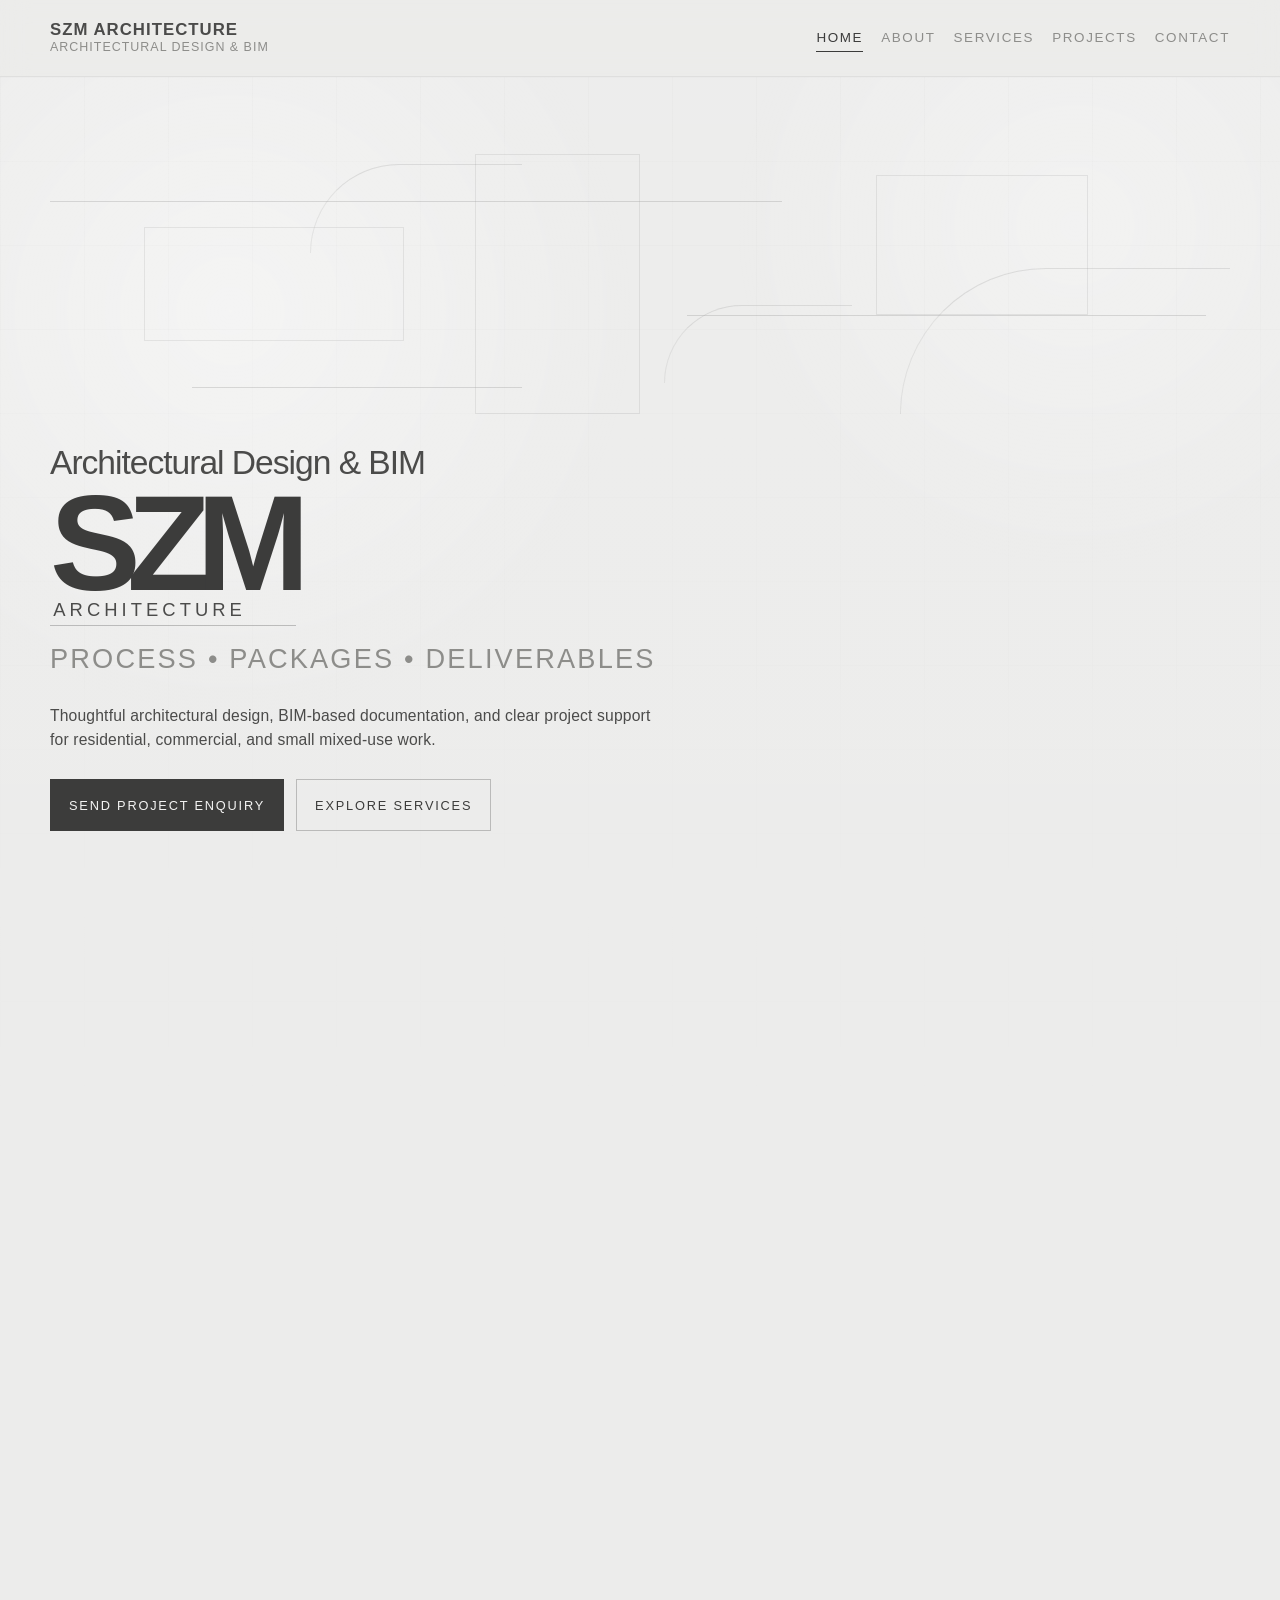
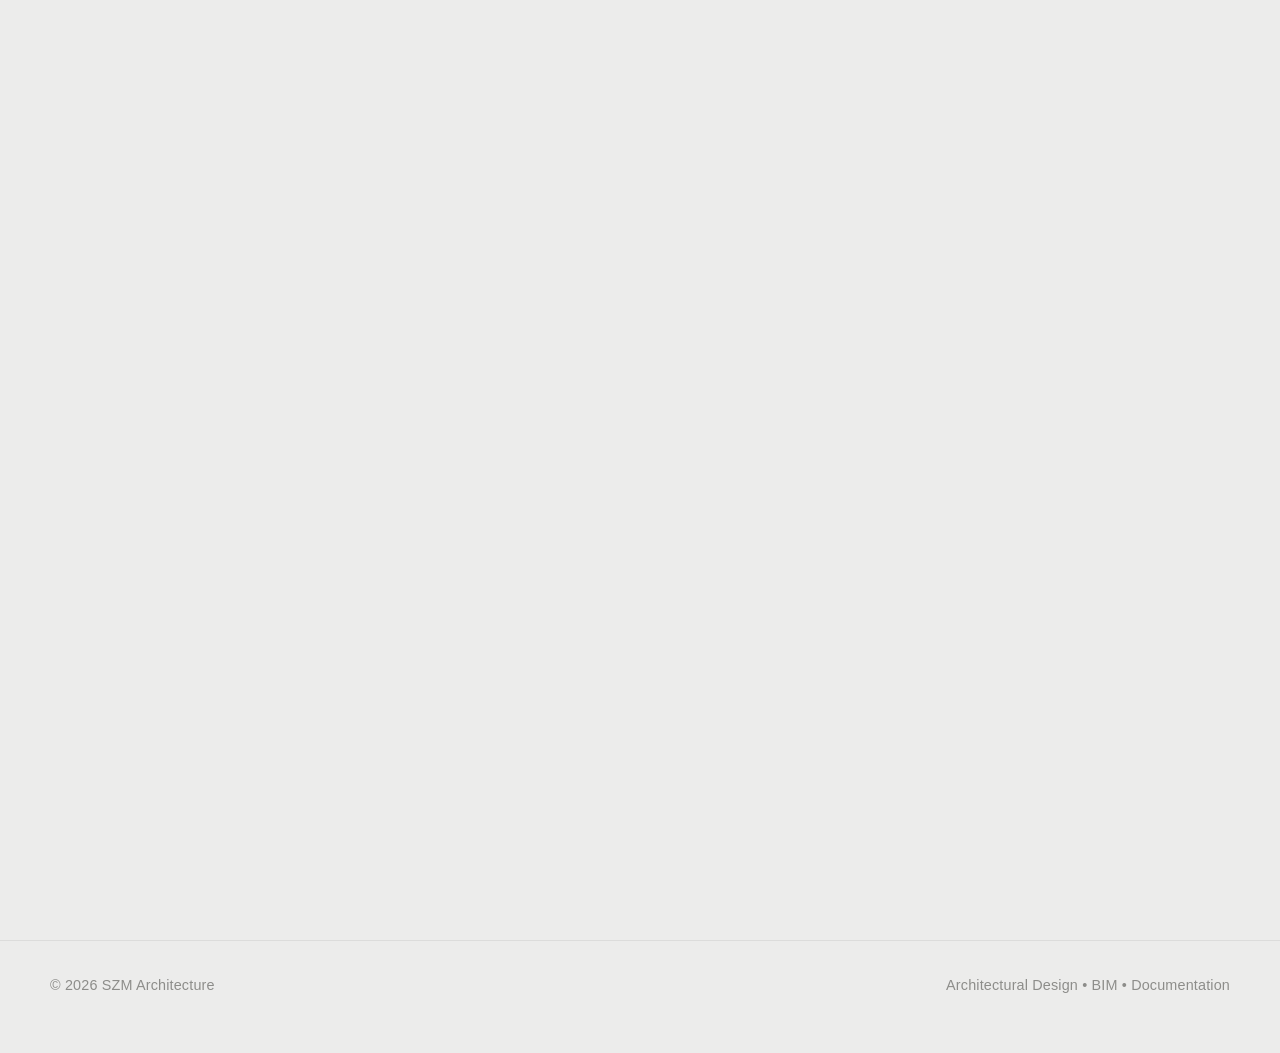
<file: index.html>
<!DOCTYPE html>
<html lang="en">
<head>
  <meta charset="UTF-8" />
  <meta name="viewport" content="width=device-width, initial-scale=1.0" />
  <title>SZM Architecture</title>
  <meta
    name="description"
    content="SZM Architecture — Architectural Design, BIM, process-led design development, documentation, and project support."
  />
  <link rel="icon" type="image/png" href="favicon.png" />
  <link rel="stylesheet" href="style.css" />
</head>
<body>
  <header class="site-header">
    <div class="wrap nav">
      <a class="brand" href="./">
        <span class="brand-mark">SZM ARCHITECTURE</span>
        <span class="brand-sub">Architectural Design & BIM</span>
      </a>

      <button
        class="nav-toggle"
        type="button"
        aria-expanded="false"
        aria-controls="navOverlay"
        aria-label="Open navigation menu"
      >
        <span></span>
        <span></span>
        <span></span>
      </button>

      <nav class="nav-links nav-links-inline" aria-label="Primary navigation">
        <a class="active" href="./">Home</a>
        <a href="about/">About</a>
        <a href="services/">Services</a>
        <a href="projects/">Projects</a>
        <a href="contact/">Contact</a>
      </nav>
    </div>
  </header>

  <div id="navOverlay" class="nav-overlay" aria-hidden="true">
    <div class="nav-overlay-brand" aria-hidden="true">
      <span class="nav-overlay-mark">SZM</span>
      <span class="nav-overlay-sub">Architecture</span>
    </div>

    <nav class="nav-overlay-menu" aria-label="Mobile navigation">
      <a class="nav-overlay-link" href="./">Home</a>
      <a class="nav-overlay-link" href="about/">About</a>
      <a class="nav-overlay-link" href="services/">Services</a>
      <a class="nav-overlay-link" href="projects/">Projects</a>
      <a class="nav-overlay-link" href="contact/">Contact</a>
    </nav>

    <div class="nav-overlay-meta">
      <span>Berbice, Guyana</span>
      <span>Architectural Design & BIM</span>
    </div>
  </div>

  <main>
    <section class="hero">
      <div class="wrap hero-grid">
        <div class="hero-motifs" aria-hidden="true">
          <span class="motif-line m1"></span>
          <span class="motif-line m2"></span>
          <span class="motif-line m3"></span>
          <span class="motif-frame f1"></span>
          <span class="motif-frame f2"></span>
          <span class="motif-frame f3"></span>
          <span class="motif-arc a1"></span>
          <span class="motif-arc a2"></span>
          <span class="motif-arc a3"></span>
        </div>

        <div class="reveal">
          <p class="hero-kicker">Architectural Design & BIM</p>

          <h1 class="hero-title hero-title-stacked">
            <span class="hero-title-main">SZM</span>
            <span class="hero-title-sub">Architecture</span>
          </h1>

          <p class="hero-subtitle">Process • Packages • Deliverables</p>

          <p class="hero-copy">
            Thoughtful architectural design, BIM-based documentation, and clear
            project support for residential, commercial, and small mixed-use work.
          </p>

          <div class="hero-actions">
            <a class="button" href="contact/">Send Project Enquiry</a>
            <a class="button-secondary" href="services/">Explore Services</a>
          </div>
        </div>

        <div class="hero-foot reveal-soft">
          <div class="site-id">
            <strong>SZM ARCHITECTURE</strong>
          </div>
          <div class="site-id">
            Structured design, coordinated documentation, and a clear process from
            brief to buildable output.
          </div>
        </div>
      </div>
    </section>

    <section class="section">
      <div class="wrap">
        <div class="section-head reveal">
          <div class="section-number">01 / Overview</div>
          <div>
            <h2 class="section-title">
              A design process built to move projects forward clearly.
            </h2>
            <p class="section-intro">
              SZM Architecture supports projects through a structured approach that
              starts with clear direction, develops through coordinated design
              thinking, and progresses toward practical drawing output.
            </p>
          </div>
        </div>
      </div>
    </section>

    <section class="section">
      <div class="wrap">
        <div class="section-head reveal-soft">
          <div class="section-number">02 / In sequence</div>
          <div>
            <h2 class="section-title">From concept to documentation.</h2>
            <p class="section-intro">
              Projects are developed in stages so the scope stays clear and the
              information builds progressively rather than all at once.
            </p>
          </div>
        </div>

        <div class="grid-3">
          <article class="card reveal">
            <div class="card-label">Stage 01</div>
            <h3 class="card-title">Concept Design</h3>
            <p>
              Establishes the overall direction of the building — layout, spatial
              organization, design intent, and early visual development.
            </p>
          </article>

          <article class="card reveal-soft">
            <div class="card-label">Stage 02</div>
            <h3 class="card-title">Design Development</h3>
            <p>
              Refines the selected design through more coordinated plans, sections,
              elevations, dimensions, and clearer technical intent.
            </p>
          </article>

          <article class="card reveal">
            <div class="card-label">Stage 03</div>
            <h3 class="card-title">Documentation</h3>
            <p>
              Produces the drawing information required for approval, coordination,
              and construction-oriented use, depending on scope.
            </p>
          </article>
        </div>
      </div>
    </section>

    <section class="section">
      <div class="wrap">
        <div class="section-head reveal">
          <div class="section-number">03 / Focus</div>
          <div>
            <h2 class="section-title">
              Project support shaped around real needs.
            </h2>
            <p class="section-intro">
              Rather than flooding projects with unnecessary complexity from the
              start, services are scaled to suit residential, commercial, and small
              mixed-use work.
            </p>
          </div>
        </div>

        <div class="grid-3">
          <article class="card reveal-soft">
            <div class="card-label">Residential</div>
            <h3 class="card-title">Homes & small residential work</h3>
            <p>
              Design support, planning, and documentation for homes, additions,
              renovations, and compact residential projects.
            </p>
          </article>

          <article class="card reveal">
            <div class="card-label">Commercial</div>
            <h3 class="card-title">Commercial & small business spaces</h3>
            <p>
              Spatial planning and coordinated drawing development for offices,
              service spaces, and growing business needs.
            </p>
          </article>

          <article class="card reveal-soft">
            <div class="card-label">Mixed-Use</div>
            <h3 class="card-title">Small mixed-use projects</h3>
            <p>
              Early-stage planning and project development where circulation,
              flexibility, and future growth all matter.
            </p>
          </article>
        </div>
      </div>
    </section>

    <section class="section">
      <div class="wrap">
        <div class="section-head reveal-soft">
          <div class="section-number">04 / Navigate</div>
          <div>
            <h2 class="section-title">Explore by section.</h2>
            <p class="section-intro">
              Each page focuses on a different part of the practice, so the
              information stays clear and easier to follow.
            </p>
          </div>
        </div>

        <div class="link-grid">
          <article class="card reveal">
            <div class="card-label">About</div>
            <h3 class="card-title">About the studio</h3>
            <p>
              Learn more about the practice, its approach, and the principles
              guiding how projects are developed.
            </p>
            <p><a href="about/"><strong>View About →</strong></a></p>
          </article>

          <article class="card reveal-soft">
            <div class="card-label">Services</div>
            <h3 class="card-title">Services & deliverables</h3>
            <p>
              Explore service stages, drawing outputs, and the types of project
              support available.
            </p>
            <p><a href="services/"><strong>View Services →</strong></a></p>
          </article>

          <article class="card reveal">
            <div class="card-label">Projects</div>
            <h3 class="card-title">Selected work</h3>
            <p>
              See the current project focus, evolving portfolio direction, and how
              work will be presented over time.
            </p>
            <p><a href="projects/"><strong>View Projects →</strong></a></p>
          </article>
        </div>
      </div>
    </section>

    <section class="section">
      <div class="wrap">
        <div class="section-head reveal">
          <div class="section-number">05 / Start here</div>
          <div>
            <h2 class="section-title">Not sure where to start?</h2>
            <p class="section-intro">
              Choose the option that fits your situation. If you already have the
              basic project details, send an enquiry. If you would prefer to talk
              through the project first, book a consultation.
            </p>
          </div>
        </div>

        <div class="grid-2">
          <article class="card reveal-soft">
            <div class="card-label">Project Enquiry</div>
            <h3 class="card-title">Send project details for review</h3>
            <p>
              Best if you already have a project in mind and can share the basic
              details such as project type, location, budget range, and timeline.
            </p>
            <p>
              After submission, the project can be reviewed and the appropriate
              next steps can be identified.
            </p>

            <div class="hero-actions" style="margin-top: 24px;">
              <a class="button" href="contact/">Send Project Enquiry</a>
            </div>
          </article>

          <article class="card reveal">
            <div class="card-label">Consultation</div>
            <h3 class="card-title">Book a consultation first</h3>
            <p>
              Best if you need guidance before submitting full project details, or
              if you want to clarify scope, starting point, or service path first.
            </p>
            <p>
              Consultation times are based on live availability to reduce clashes
              and unnecessary back-and-forth messaging.
            </p>

            <div class="hero-actions" style="margin-top: 24px;">
              <a
                class="button-secondary"
                href="https://calendar.app.google/FwE3691G6Maa2KWc8"
                target="_blank"
                rel="noopener"
              >
                Book Consultation
              </a>
            </div>
          </article>
        </div>
      </div>
    </section>

    <section class="section">
      <div class="wrap">
        <div class="section-head reveal">
          <div class="section-number">06 / Next step</div>
          <div>
            <h2 class="section-title">
              Start with the stage that fits the project.
            </h2>
            <p class="section-intro">
              Whether a project begins with concept design or continues into fuller
              documentation, the process is intended to remain clear, scalable, and
              aligned with what is actually needed.
            </p>

            <div class="hero-actions" style="margin-top: 28px;">
              <a class="button" href="contact/">Send Project Enquiry</a>
              <a
                class="button-secondary"
                href="https://calendar.app.google/FwE3691G6Maa2KWc8"
                target="_blank"
                rel="noopener"
              >
                Book Consultation
              </a>
            </div>
          </div>
        </div>
      </div>
    </section>
  </main>

  <button id="backToTop" class="back-to-top" type="button" aria-label="Back to top">
    <span class="back-to-top-arrow" aria-hidden="true">↑</span>
    <span class="back-to-top-text">Back to top</span>
  </button>

  <footer class="site-footer">
    <div class="wrap footer-row">
      <div>© <span id="year"></span> SZM Architecture</div>
      <div>Architectural Design • BIM • Documentation</div>
    </div>
  </footer>

  <script>
    const yearEl = document.getElementById("year");
    if (yearEl) {
      yearEl.textContent = new Date().getFullYear();
    }

    const header = document.querySelector(".site-header");
    const hero = document.querySelector(".hero");
    const heroGrid = document.querySelector(".hero-grid");
    const heroMotifs = document.querySelector(".hero-motifs");
    const heroTitleMain = document.querySelector(".hero-title-main");
    const heroTitleSub = document.querySelector(".hero-title-sub");
    const heroCopy = document.querySelector(".hero-copy");

    const revealItems = document.querySelectorAll(".reveal, .reveal-soft");
    const backToTopBtn = document.getElementById("backToTop");
    const navToggle = document.querySelector(".nav-toggle");
    const navLinks = document.querySelector(".nav-links-inline");
    const navOverlay = document.getElementById("navOverlay");
    const overlayLinks = document.querySelectorAll(".nav-overlay-link");

    let navSettleTimer;
    let scrollTicking = false;

    document.body.classList.add("page-enter");
    requestAnimationFrame(() => {
      requestAnimationFrame(() => {
        document.body.classList.remove("page-enter");
      });
    });

    function updateHeaderState() {
      if (!header) return;

      if (window.scrollY > 16) {
        header.classList.add("scrolled");
      } else {
        header.classList.remove("scrolled");
      }
    }

    function updateRevealStates() {
      revealItems.forEach((item) => {
        const rect = item.getBoundingClientRect();
        const inViewportBand =
          rect.top < window.innerHeight * 0.88 &&
          rect.bottom > window.innerHeight * 0.12;

        if (inViewportBand) {
          item.classList.add("is-visible");
        } else {
          item.classList.remove("is-visible");
        }
      });
    }

    function updateBackToTop() {
      if (!backToTopBtn) return;

      if (window.scrollY > 500) {
        backToTopBtn.classList.add("is-visible");
      } else {
        backToTopBtn.classList.remove("is-visible");
      }
    }

    function updateHeroMotion() {
      if (!hero) return;

      const y = Math.min(window.scrollY, 520);
      const dim = Math.min(y / 700, 1);

      hero.style.setProperty("--hero-dim", dim.toFixed(3));

      if (heroGrid) {
        heroGrid.style.transform = `translate3d(0, ${y * -0.022}px, 0)`;
      }

      if (heroMotifs) {
        heroMotifs.style.transform = `translate3d(0, ${y * -0.055}px, 0)`;
      }

      if (heroTitleMain) {
        heroTitleMain.style.transform = `translate3d(0, ${y * -0.016}px, 0)`;
      }

      if (heroTitleSub) {
        heroTitleSub.style.transform = `translate3d(0, ${y * -0.01}px, 0)`;
      }

      if (heroCopy) {
        heroCopy.style.transform = `translate3d(0, ${y * -0.012}px, 0)`;
      }
    }

    function openNav() {
      if (!navToggle || !navOverlay) return;

      clearTimeout(navSettleTimer);
      navOverlay.classList.add("is-open");
      navToggle.classList.add("is-open");
      navToggle.setAttribute("aria-expanded", "true");
      navOverlay.setAttribute("aria-hidden", "false");
      document.body.classList.add("nav-open");

      navSettleTimer = setTimeout(() => {
        navOverlay.classList.add("is-settled");
      }, 80);
    }

    function closeNav() {
      if (!navToggle || !navOverlay) return;

      clearTimeout(navSettleTimer);
      navOverlay.classList.remove("is-settled");
      navOverlay.classList.remove("is-open");
      navToggle.classList.remove("is-open");
      navToggle.setAttribute("aria-expanded", "false");
      navOverlay.setAttribute("aria-hidden", "true");
      document.body.classList.remove("nav-open");

      if (navLinks) {
        navLinks.classList.remove("is-open");
      }
    }

    function toggleNav() {
      if (!navOverlay) return;

      if (navOverlay.classList.contains("is-open")) {
        closeNav();
      } else {
        openNav();
      }
    }

    const observer = new IntersectionObserver((entries) => {
      entries.forEach((entry) => {
        const rect = entry.boundingClientRect;
        const inViewportBand =
          rect.top < window.innerHeight * 0.88 &&
          rect.bottom > window.innerHeight * 0.12;

        if (entry.isIntersecting && inViewportBand) {
          entry.target.classList.add("is-visible");
        } else {
          entry.target.classList.remove("is-visible");
        }
      });
    }, {
      threshold: [0, 0.12, 0.25, 0.45, 0.65, 0.85, 1]
    });

    revealItems.forEach((item) => observer.observe(item));

    document.querySelectorAll("a[href]").forEach((link) => {
      const href = link.getAttribute("href");

      if (
        href &&
        !href.startsWith("#") &&
        !href.startsWith("mailto:") &&
        !href.startsWith("tel:") &&
        !link.hasAttribute("target")
      ) {
        link.addEventListener("click", (e) => {
          const url = new URL(link.href, window.location.href);

          if (url.origin === window.location.origin) {
            closeNav();
            e.preventDefault();
            document.body.classList.add("page-leave");

            setTimeout(() => {
              window.location.href = url.href;
            }, 320);
          }
        });
      }
    });

    overlayLinks.forEach((link) => {
      link.addEventListener("click", () => {
        closeNav();
      });
    });

    if (backToTopBtn) {
      backToTopBtn.addEventListener("click", () => {
        window.scrollTo({
          top: 0,
          behavior: "smooth"
        });
      });
    }

    if (navToggle) {
      navToggle.addEventListener("click", toggleNav);
    }

    document.addEventListener("click", (e) => {
      if (!navToggle || !navOverlay) return;

      const clickedInsideOverlay = navOverlay.contains(e.target);
      const clickedToggle = navToggle.contains(e.target);

      if (!clickedInsideOverlay && !clickedToggle) {
        closeNav();
      }
    });

    document.addEventListener("keydown", (e) => {
      if (e.key === "Escape") {
        closeNav();
      }
    });

    function onScroll() {
      if (scrollTicking) return;
      scrollTicking = true;

      requestAnimationFrame(() => {
        updateHeaderState();
        updateRevealStates();
        updateBackToTop();
        updateHeroMotion();
        scrollTicking = false;
      });
    }

    window.addEventListener("scroll", onScroll, { passive: true });

    window.addEventListener("resize", () => {
      if (window.innerWidth >= 720) {
        closeNav();
      }

      updateRevealStates();
      updateHeroMotion();
    });

    window.addEventListener("load", () => {
      updateHeaderState();
      updateRevealStates();
      updateBackToTop();
      updateHeroMotion();
    });

    updateHeaderState();
    updateRevealStates();
    updateBackToTop();
    updateHeroMotion();
  </script>
</body>
</html>
</file>
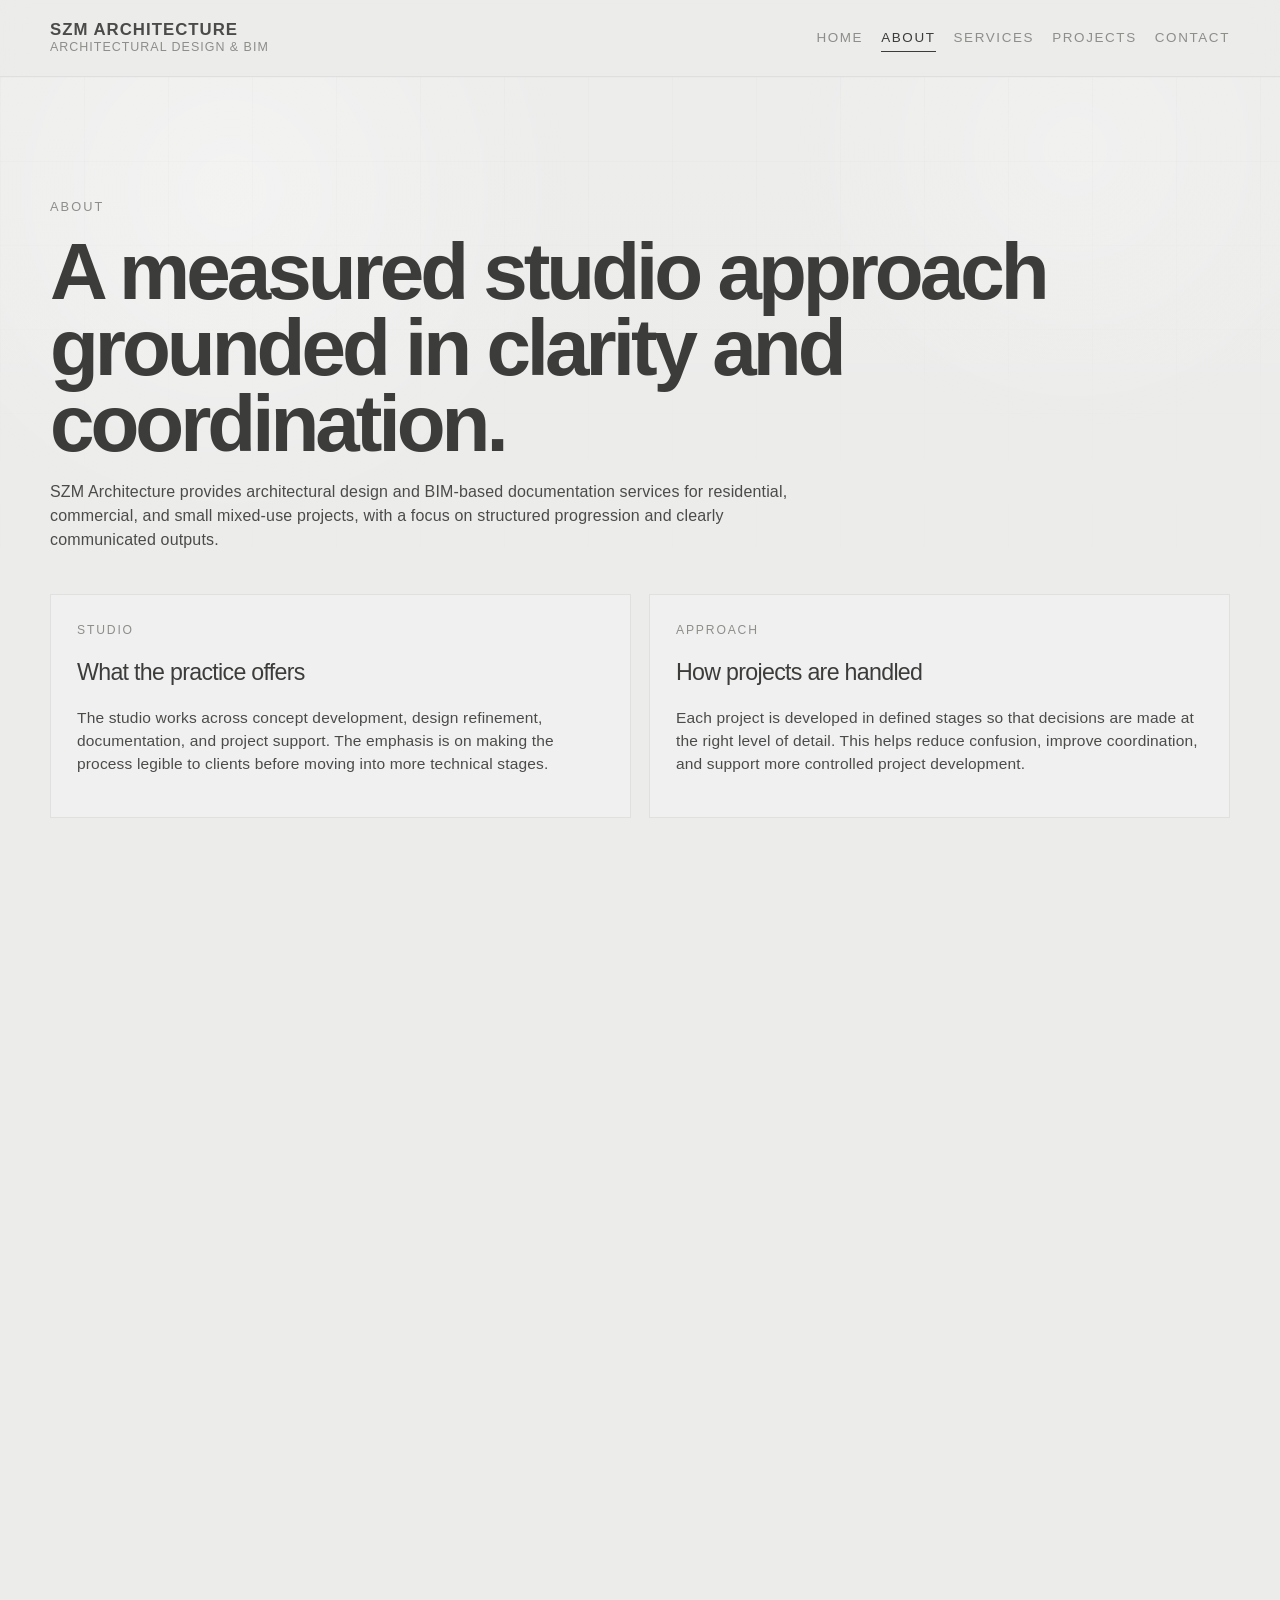
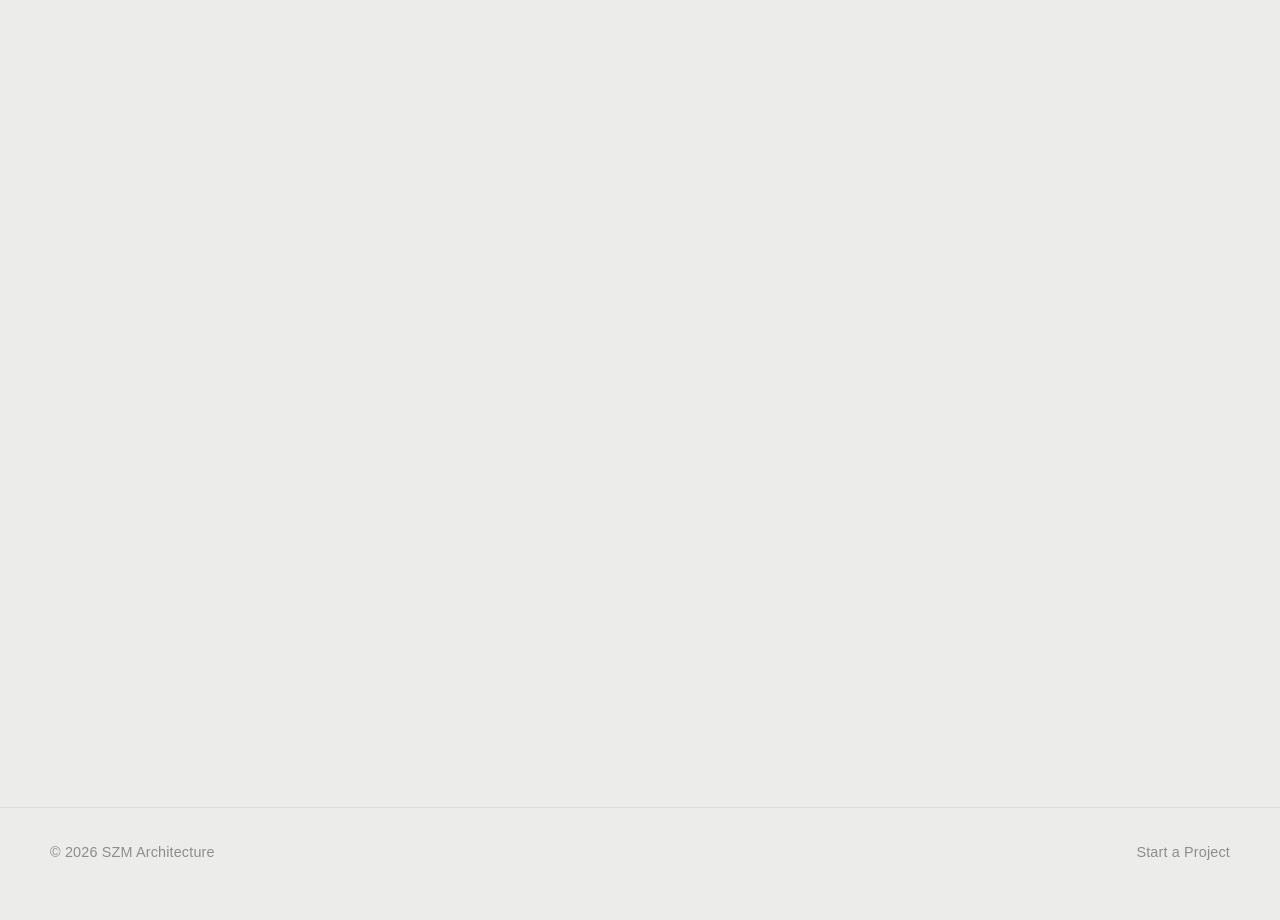
<file: about/index.html>
<!DOCTYPE html>
<html lang="en">
<head>
  <meta charset="UTF-8" />
  <meta name="viewport" content="width=device-width, initial-scale=1.0" />
  <title>About | SZM Architecture</title>
  <meta name="description" content="About SZM Architecture." />
  <link rel="icon" type="image/png" href="../favicon.png" />
  <link rel="stylesheet" href="../style.css" />
</head>
<body>
  <header class="site-header">
    <div class="wrap nav">
      <a class="brand" href="../">
        <span class="brand-mark">SZM ARCHITECTURE</span>
        <span class="brand-sub">Architectural Design & BIM</span>
      </a>

      <button
        class="nav-toggle"
        type="button"
        aria-expanded="false"
        aria-controls="navOverlay"
        aria-label="Open navigation menu"
      >
        <span></span>
        <span></span>
        <span></span>
      </button>

      <nav class="nav-links nav-links-inline" aria-label="Primary navigation">
        <a href="../">Home</a>
        <a class="active" href="../about/">About</a>
        <a href="../services/">Services</a>
        <a href="../projects/">Projects</a>
        <a href="../contact/">Contact</a>
      </nav>
    </div>
  </header>

  <div id="navOverlay" class="nav-overlay" aria-hidden="true">
    <div class="nav-overlay-brand" aria-hidden="true">
      <span class="nav-overlay-mark">SZM</span>
      <span class="nav-overlay-sub">Architecture</span>
    </div>

    <nav class="nav-overlay-menu" aria-label="Mobile navigation">
      <a class="nav-overlay-link" href="../">Home</a>
      <a class="nav-overlay-link" href="../about/">About</a>
      <a class="nav-overlay-link" href="../services/">Services</a>
      <a class="nav-overlay-link" href="../projects/">Projects</a>
      <a class="nav-overlay-link" href="../contact/">Contact</a>
    </nav>

    <div class="nav-overlay-meta">
      <span>Berbice, Guyana</span>
      <span>Architectural Design & BIM</span>
    </div>
  </div>

  <main>
    <section class="page-hero">
      <div class="wrap">
        <p class="page-eyebrow reveal">About</p>
        <h1 class="page-title reveal">A measured studio approach grounded in clarity and coordination.</h1>
        <p class="page-copy reveal-soft">
          SZM Architecture provides architectural design and BIM-based documentation services for residential,
          commercial, and small mixed-use projects, with a focus on structured progression and clearly communicated outputs.
        </p>
      </div>
    </section>

    <section class="section">
      <div class="wrap grid-2">
        <article class="card reveal">
          <div class="card-label">Studio</div>
          <h2 class="card-title">What the practice offers</h2>
          <p>
            The studio works across concept development, design refinement, documentation, and project support.
            The emphasis is on making the process legible to clients before moving into more technical stages.
          </p>
        </article>

        <article class="card reveal-soft">
          <div class="card-label">Approach</div>
          <h2 class="card-title">How projects are handled</h2>
          <p>
            Each project is developed in defined stages so that decisions are made at the right level of detail.
            This helps reduce confusion, improve coordination, and support more controlled project development.
          </p>
        </article>
      </div>
    </section>

    <section class="section">
      <div class="wrap">
        <div class="section-head reveal">
          <div class="section-number">01 / Method</div>
          <div>
            <h2 class="section-title">A process-led way of working.</h2>
            <p class="section-intro">
              Rather than compressing everything into one step, projects are broken into stages so the design can be
              understood, reviewed, refined, and documented with greater control.
            </p>
          </div>
        </div>

        <div class="grid-3">
          <article class="card reveal">
            <div class="card-label">Clarity</div>
            <h3 class="card-title">Clear progression</h3>
            <p>
              Each stage is intended to make the next one easier to understand, so project decisions are not rushed or
              buried under technical information too early.
            </p>
          </article>

          <article class="card reveal-soft">
            <div class="card-label">Coordination</div>
            <h3 class="card-title">Structured development</h3>
            <p>
              Design thinking, drafting, and technical output are developed in a way that supports coordination rather
              than fragmented production.
            </p>
          </article>

          <article class="card reveal">
            <div class="card-label">Output</div>
            <h3 class="card-title">Buildable information</h3>
            <p>
              The end goal is not only a resolved design direction, but drawing output that is practical, usable,
              and aligned with project scope.
            </p>
          </article>
        </div>
      </div>
    </section>

    <section class="section">
      <div class="wrap">
        <div class="section-head reveal-soft">
          <div class="section-number">02 / Focus</div>
          <div>
            <h2 class="section-title">Projects scaled to real requirements.</h2>
            <p class="section-intro">
              The practice is oriented toward residential, commercial, and small mixed-use work where structured design,
              documentation, and measured technical progression are especially valuable.
            </p>
          </div>
        </div>

        <div class="grid-2">
          <article class="card reveal-soft">
            <div class="card-label">Scope</div>
            <h3 class="card-title">Flexible engagement</h3>
            <p>
              Some projects begin at consultation or concept stage, while others continue through fuller design
              development and documentation. The service path is shaped around what the project actually needs.
            </p>
          </article>

          <article class="card reveal">
            <div class="card-label">Intent</div>
            <h3 class="card-title">Measured, not overloaded</h3>
            <p>
              The approach avoids unnecessary complexity at the beginning of a project and instead builds information
              progressively, so decisions remain clearer for both client and project team.
            </p>
          </article>
        </div>
      </div>
    </section>

    <section class="section">
      <div class="wrap">
        <div class="section-head reveal">
          <div class="section-number">03 / Next step</div>
          <div>
            <h2 class="section-title">Begin with a consultation or project enquiry.</h2>
            <p class="section-intro">
              If you are considering a project and want to determine the right starting point, book a consultation
              or send an enquiry with the basic scope and location.
            </p>
            <div class="hero-actions" style="margin-top: 28px;">
              <a class="button" href="../contact/">Start a Project</a>
              <a
                class="button-secondary"
                href="https://calendar.app.google/FwE3691G6Maa2KWc8"
                target="_blank"
                rel="noopener"
              >
                Book Consultation
              </a>
            </div>
          </div>
        </div>
      </div>
    </section>
  </main>

  <button id="backToTop" class="back-to-top" type="button" aria-label="Back to top">
    <span class="back-to-top-arrow" aria-hidden="true">↑</span>
    <span class="back-to-top-text">Back to top</span>
  </button>

  <footer class="site-footer">
    <div class="wrap footer-row">
      <div>© <span id="year"></span> SZM Architecture</div>
      <div><a href="../contact/">Start a Project</a></div>
    </div>
  </footer>

  <script>
    const yearEl = document.getElementById("year");
    if (yearEl) {
      yearEl.textContent = new Date().getFullYear();
    }

    const header = document.querySelector(".site-header");
    const revealItems = document.querySelectorAll(".reveal, .reveal-soft");
    const backToTopBtn = document.getElementById("backToTop");
    const navToggle = document.querySelector(".nav-toggle");
    const navLinks = document.querySelector(".nav-links-inline");
    const navOverlay = document.getElementById("navOverlay");
    const overlayLinks = document.querySelectorAll(".nav-overlay-link");

    let navSettleTimer;
    let scrollTicking = false;

    document.body.classList.add("page-enter");
    requestAnimationFrame(() => {
      requestAnimationFrame(() => {
        document.body.classList.remove("page-enter");
      });
    });

    function updateHeaderState() {
      if (!header) return;

      if (window.scrollY > 16) {
        header.classList.add("scrolled");
      } else {
        header.classList.remove("scrolled");
      }
    }

    function updateRevealStates() {
      revealItems.forEach((item) => {
        const rect = item.getBoundingClientRect();
        const inViewportBand =
          rect.top < window.innerHeight * 0.88 &&
          rect.bottom > window.innerHeight * 0.12;

        if (inViewportBand) {
          item.classList.add("is-visible");
        } else {
          item.classList.remove("is-visible");
        }
      });
    }

    function updateBackToTop() {
      if (!backToTopBtn) return;

      if (window.scrollY > 500) {
        backToTopBtn.classList.add("is-visible");
      } else {
        backToTopBtn.classList.remove("is-visible");
      }
    }

    function openNav() {
      if (!navToggle || !navOverlay) return;

      clearTimeout(navSettleTimer);
      navOverlay.classList.add("is-open");
      navToggle.classList.add("is-open");
      navToggle.setAttribute("aria-expanded", "true");
      navOverlay.setAttribute("aria-hidden", "false");
      document.body.classList.add("nav-open");

      navSettleTimer = setTimeout(() => {
        navOverlay.classList.add("is-settled");
      }, 80);
    }

    function closeNav() {
      if (!navToggle || !navOverlay) return;

      clearTimeout(navSettleTimer);
      navOverlay.classList.remove("is-settled");
      navOverlay.classList.remove("is-open");
      navToggle.classList.remove("is-open");
      navToggle.setAttribute("aria-expanded", "false");
      navOverlay.setAttribute("aria-hidden", "true");
      document.body.classList.remove("nav-open");

      if (navLinks) {
        navLinks.classList.remove("is-open");
      }
    }

    function toggleNav() {
      if (!navOverlay) return;

      if (navOverlay.classList.contains("is-open")) {
        closeNav();
      } else {
        openNav();
      }
    }

    const observer = new IntersectionObserver((entries) => {
      entries.forEach((entry) => {
        const rect = entry.boundingClientRect;
        const inViewportBand =
          rect.top < window.innerHeight * 0.88 &&
          rect.bottom > window.innerHeight * 0.12;

        if (entry.isIntersecting && inViewportBand) {
          entry.target.classList.add("is-visible");
        } else {
          entry.target.classList.remove("is-visible");
        }
      });
    }, {
      threshold: [0, 0.12, 0.25, 0.45, 0.65, 0.85, 1]
    });

    revealItems.forEach((item) => observer.observe(item));

    document.querySelectorAll("a[href]").forEach((link) => {
      const href = link.getAttribute("href");

      if (
        href &&
        !href.startsWith("#") &&
        !href.startsWith("mailto:") &&
        !href.startsWith("tel:") &&
        !link.hasAttribute("target")
      ) {
        link.addEventListener("click", (e) => {
          const url = new URL(link.href, window.location.href);

          if (url.origin === window.location.origin) {
            closeNav();
            e.preventDefault();
            document.body.classList.add("page-leave");

            setTimeout(() => {
              window.location.href = url.href;
            }, 320);
          }
        });
      }
    });

    overlayLinks.forEach((link) => {
      link.addEventListener("click", () => {
        closeNav();
      });
    });

    if (backToTopBtn) {
      backToTopBtn.addEventListener("click", () => {
        window.scrollTo({
          top: 0,
          behavior: "smooth"
        });
      });
    }

    if (navToggle) {
      navToggle.addEventListener("click", toggleNav);
    }

    document.addEventListener("click", (e) => {
      if (!navToggle || !navOverlay) return;

      const clickedInsideOverlay = navOverlay.contains(e.target);
      const clickedToggle = navToggle.contains(e.target);

      if (!clickedInsideOverlay && !clickedToggle) {
        closeNav();
      }
    });

    document.addEventListener("keydown", (e) => {
      if (e.key === "Escape") {
        closeNav();
      }
    });

    function onScroll() {
      if (scrollTicking) return;
      scrollTicking = true;

      requestAnimationFrame(() => {
        updateHeaderState();
        updateRevealStates();
        updateBackToTop();
        scrollTicking = false;
      });
    }

    window.addEventListener("scroll", onScroll, { passive: true });

    window.addEventListener("resize", () => {
      if (window.innerWidth >= 720) {
        closeNav();
      }

      updateRevealStates();
    });

    window.addEventListener("load", () => {
      updateHeaderState();
      updateRevealStates();
      updateBackToTop();
    });

    updateHeaderState();
    updateRevealStates();
    updateBackToTop();
  </script>
</body>
</html>
</file>
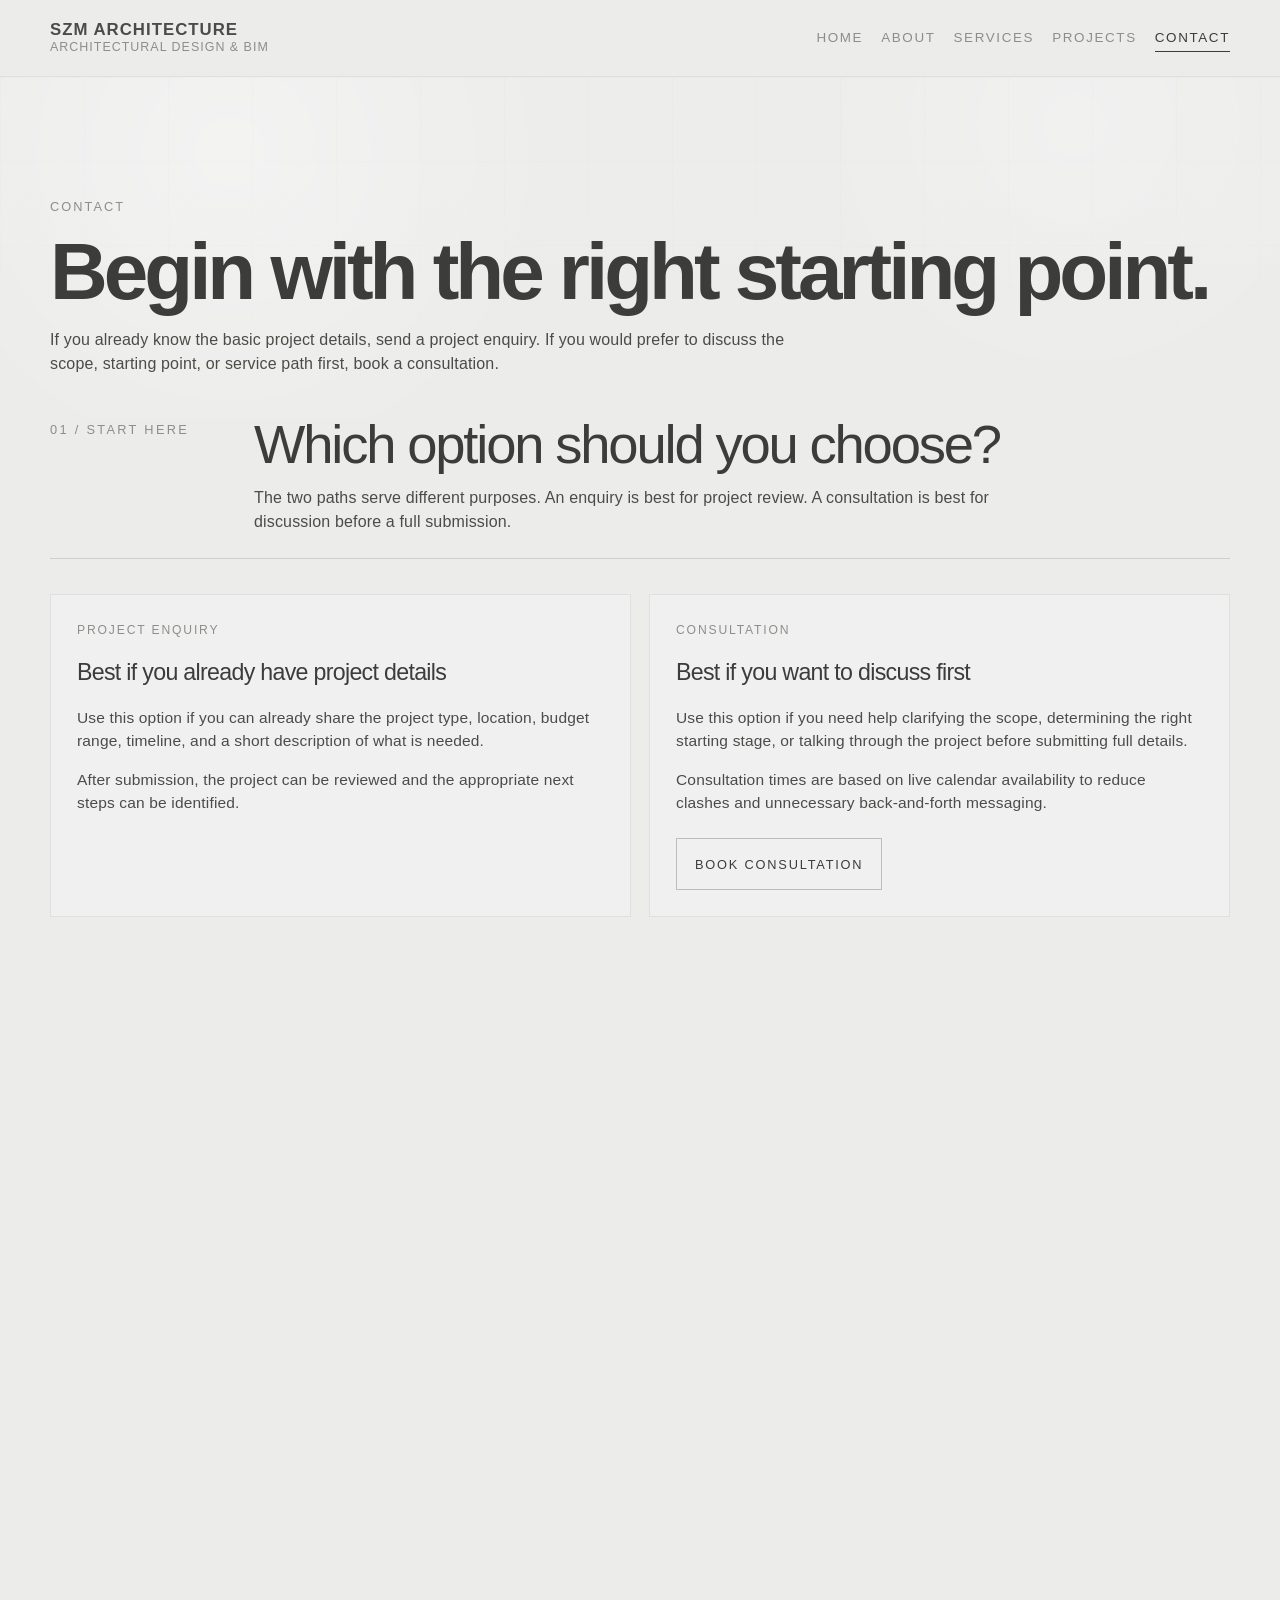
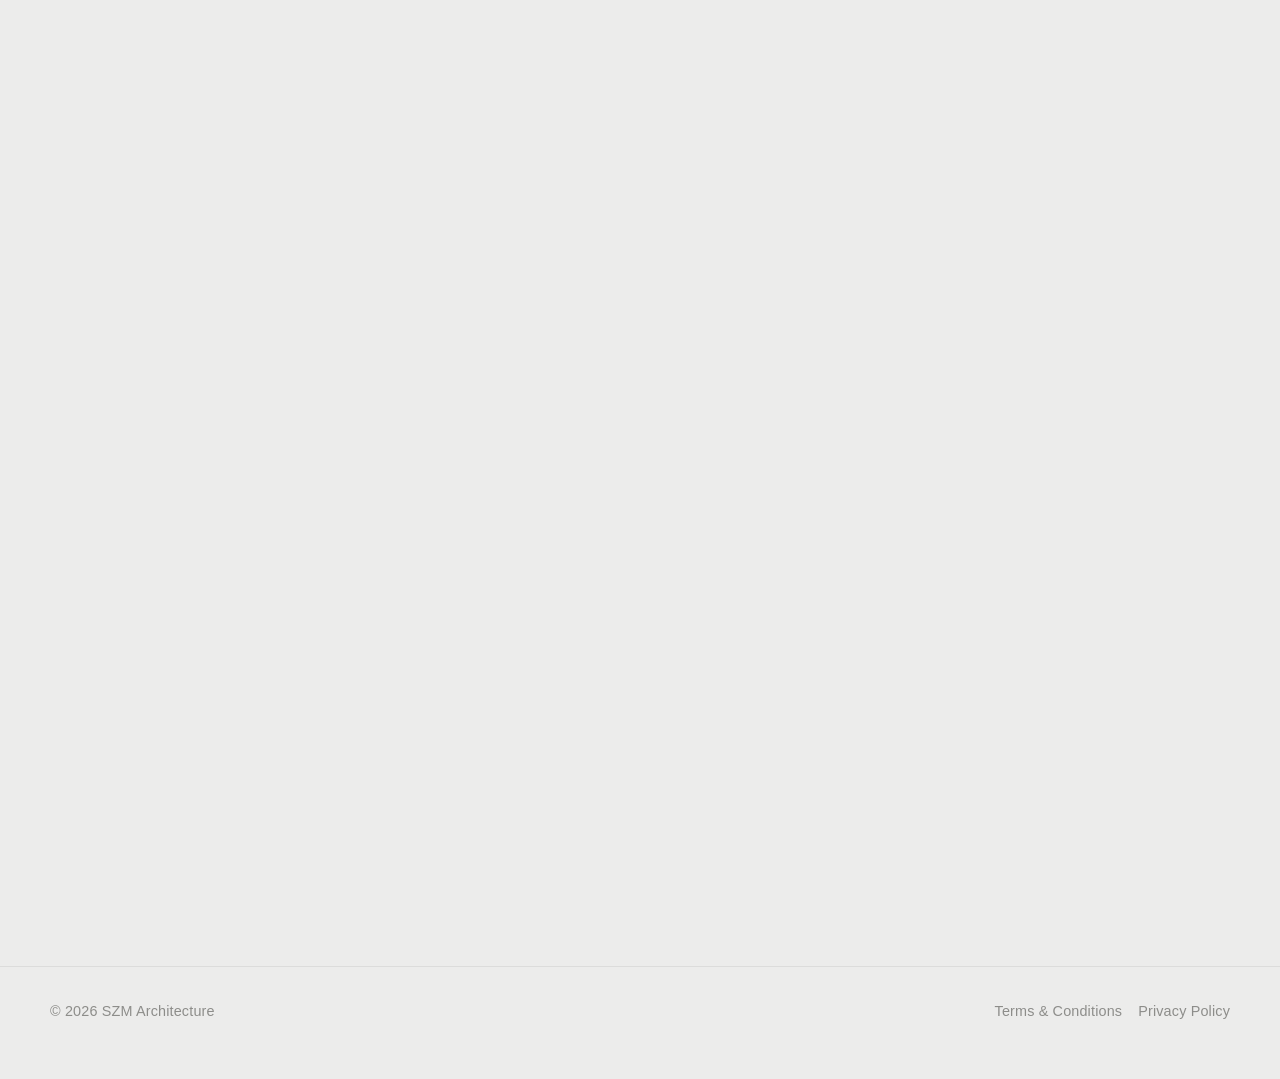
<file: contact/index.html>
<!DOCTYPE html>
<html lang="en">
<head>
  <meta charset="UTF-8" />

  <meta
    name="viewport"
    content="width=device-width, initial-scale=1.0"
  />

  <title>Contact | SZM Architecture</title>

  <meta
    name="description"
    content="Contact SZM Architecture."
  />

  <link
    rel="icon"
    type="image/png"
    href="../favicon.png"
  />

  <link
    rel="stylesheet"
    href="../style.css"
  />

  <script
    src="https://challenges.cloudflare.com/turnstile/v0/api.js"
    async
    defer
  ></script>

  <style>
    .form-honeypot {
      position: absolute !important;
      left: -10000px !important;
      top: auto !important;
      width: 1px !important;
      height: 1px !important;
      overflow: hidden !important;
      opacity: 0 !important;
      pointer-events: none !important;
    }

    .form-security-block {
      display: grid;
      gap: 10px;
      padding: 16px;
      border: 1px solid rgba(79, 79, 78, 0.12);
      background: rgba(255, 255, 255, 0.34);
    }

    .form-security-label {
      margin: 0;
      font-size: 0.78rem;
      line-height: 1.5;
      text-transform: uppercase;
      letter-spacing: 0.13em;
      color: rgba(60, 60, 59, 0.72);
    }

    .form-security-status {
      display: none;
      margin: 0;
      padding: 12px 14px;
      border: 1px solid rgba(79, 79, 78, 0.14);
      background: rgba(255, 255, 255, 0.42);
      color: #3c3c3b;
      font-size: 0.9rem;
      line-height: 1.5;
    }

    .form-security-status.is-visible {
      display: block;
    }

    .form-security-status.is-success {
      border-color: rgba(58, 115, 72, 0.26);
      background: rgba(58, 115, 72, 0.07);
    }

    .form-security-status.is-error {
      border-color: rgba(156, 59, 59, 0.28);
      background: rgba(156, 59, 59, 0.07);
    }

    .form-security-status.is-warning {
      border-color: rgba(153, 119, 42, 0.28);
      background: rgba(153, 119, 42, 0.07);
    }

    .form-field-note {
      margin: 0;
      font-size: 0.82rem;
      line-height: 1.5;
      color: rgba(60, 60, 59, 0.68);
    }

    .form-submit-button[disabled] {
      opacity: 0.62;
      cursor: wait !important;
      pointer-events: none;
    }
  </style>
</head>

<body>
  <header class="site-header">
    <div class="wrap nav">
      <a class="brand" href="../">
        <span class="brand-mark">SZM ARCHITECTURE</span>
        <span class="brand-sub">Architectural Design & BIM</span>
      </a>

      <button
        class="nav-toggle"
        type="button"
        aria-expanded="false"
        aria-controls="navOverlay"
        aria-label="Open navigation menu"
      >
        <span></span>
        <span></span>
        <span></span>
      </button>

      <nav
        class="nav-links nav-links-inline"
        aria-label="Primary navigation"
      >
        <a href="../">Home</a>
        <a href="../about/">About</a>
        <a href="../services/">Services</a>
        <a href="../projects/">Projects</a>
        <a class="active" href="../contact/">Contact</a>
      </nav>
    </div>
  </header>

  <div
    id="navOverlay"
    class="nav-overlay"
    aria-hidden="true"
  >
    <div
      class="nav-overlay-brand"
      aria-hidden="true"
    >
      <span class="nav-overlay-mark">SZM</span>
      <span class="nav-overlay-sub">Architecture</span>
    </div>

    <nav
      class="nav-overlay-menu"
      aria-label="Mobile navigation"
    >
      <a class="nav-overlay-link" href="../">Home</a>
      <a class="nav-overlay-link" href="../about/">About</a>
      <a class="nav-overlay-link" href="../services/">Services</a>
      <a class="nav-overlay-link" href="../projects/">Projects</a>
      <a class="nav-overlay-link" href="../contact/">Contact</a>
    </nav>

    <div class="nav-overlay-meta">
      <span>Berbice, Guyana</span>
      <span>Architectural Design & BIM</span>
    </div>
  </div>

  <main>
    <section class="page-hero">
      <div class="wrap">
        <p class="page-eyebrow reveal">
          Contact
        </p>

        <h1 class="page-title reveal">
          Begin with the right starting point.
        </h1>

        <p class="page-copy reveal-soft">
          If you already know the basic project details, send a project enquiry.
          If you would prefer to discuss the scope, starting point, or service
          path first, book a consultation.
        </p>
      </div>
    </section>

    <section class="section">
      <div class="wrap">
        <div class="section-head reveal">
          <div class="section-number">
            01 / Start here
          </div>

          <div>
            <h2 class="section-title">
              Which option should you choose?
            </h2>

            <p class="section-intro">
              The two paths serve different purposes. An enquiry is best for
              project review. A consultation is best for discussion before a
              full submission.
            </p>
          </div>
        </div>

        <div class="grid-2">
          <article class="card reveal-soft">
            <div class="card-label">
              Project Enquiry
            </div>

            <h3 class="card-title">
              Best if you already have project details
            </h3>

            <p>
              Use this option if you can already share the project type,
              location, budget range, timeline, and a short description of what
              is needed.
            </p>

            <p>
              After submission, the project can be reviewed and the appropriate
              next steps can be identified.
            </p>
          </article>

          <article class="card reveal">
            <div class="card-label">
              Consultation
            </div>

            <h3 class="card-title">
              Best if you want to discuss first
            </h3>

            <p>
              Use this option if you need help clarifying the scope,
              determining the right starting stage, or talking through the
              project before submitting full details.
            </p>

            <p>
              Consultation times are based on live calendar availability to
              reduce clashes and unnecessary back-and-forth messaging.
            </p>

            <div
              class="hero-actions"
              style="margin-top: 24px;"
            >
              <a
                class="button-secondary"
                href="https://calendar.app.google/FwE3691G6Maa2KWc8"
                target="_blank"
                rel="noopener"
              >
                Book Consultation
              </a>
            </div>
          </article>
        </div>
      </div>
    </section>

    <section class="section">
      <div class="wrap grid-2">
        <article class="card reveal">
          <div class="card-label">
            Project Enquiry
          </div>

          <h2 class="card-title">
            Send a project enquiry
          </h2>

          <p style="margin-top: 0;">
            Use the form below if you already have the basic project details
            ready.
          </p>

          <p
            id="draftNotice"
            class="muted"
            style="margin-top: 8px; font-size: 0.92rem;"
          >
            Your draft is saved automatically on this device while you type.
          </p>

          <iframe
            id="szmEnquirySubmitFrame"
            name="szmEnquirySubmitFrame"
            title="Project enquiry submission"
            style="display:none;"
            aria-hidden="true"
          ></iframe>

          <form
            id="projectEnquiryForm"
            action="https://script.google.com/macros/s/AKfycbzk6-7Wc9yNvS6CmzpU_N5Poepa_otZ6uc7tQRvJzh2WS4gOL8GEorXiBoMCg6dwS-pBw/exec"
            method="POST"
            target="szmEnquirySubmitFrame"
            style="display:grid; gap:16px; margin-top:18px;"
          >
            <input
              type="hidden"
              name="source"
              value="website-contact-form"
            />

            <input
              type="hidden"
              name="form_started_at"
              id="formStartedAt"
              value=""
            />

            <input
              type="hidden"
              name="device_id"
              id="deviceId"
              value=""
            />

            <input
              type="hidden"
              name="submission_nonce"
              id="submissionNonce"
              value=""
            />

            <div
              class="form-honeypot"
              aria-hidden="true"
            >
              <label for="contactWebsite">
                Leave this field blank
              </label>

              <input
                type="text"
                id="contactWebsite"
                name="_gotcha"
                value=""
                tabindex="-1"
                autocomplete="off"
              />
            </div>

            <label style="display:grid; gap:8px;">
              <span
                class="muted"
                style="font-size:0.82rem; text-transform:uppercase; letter-spacing:0.14em;"
              >
                Full Name
              </span>

              <input
                type="text"
                name="name"
                required
                minlength="2"
                maxlength="100"
                autocomplete="name"
                style="width:100%; padding:14px 16px; border:1px solid rgba(79,79,78,0.16); background:rgba(255,255,255,0.62); color:#3c3c3b; font:inherit;"
              />
            </label>

            <label style="display:grid; gap:8px;">
              <span
                class="muted"
                style="font-size:0.82rem; text-transform:uppercase; letter-spacing:0.14em;"
              >
                Email
              </span>

              <input
                type="email"
                name="email"
                required
                maxlength="120"
                autocomplete="email"
                style="width:100%; padding:14px 16px; border:1px solid rgba(79,79,78,0.16); background:rgba(255,255,255,0.62); color:#3c3c3b; font:inherit;"
              />
            </label>

            <label style="display:grid; gap:8px;">
              <span
                class="muted"
                style="font-size:0.82rem; text-transform:uppercase; letter-spacing:0.14em;"
              >
                Phone
              </span>

              <input
                type="tel"
                name="phone"
                required
                inputmode="tel"
                autocomplete="tel"
                pattern="[\d+\-\s()]{7,20}"
                title="Use 7 to 20 characters with numbers and optional +, spaces, brackets, or dashes."
                style="width:100%; padding:14px 16px; border:1px solid rgba(79,79,78,0.16); background:rgba(255,255,255,0.62); color:#3c3c3b; font:inherit;"
              />
            </label>

            <label style="display:grid; gap:8px;">
              <span
                class="muted"
                style="font-size:0.82rem; text-transform:uppercase; letter-spacing:0.14em;"
              >
                Project Type
              </span>

              <select
                name="project_type"
                required
                style="width:100%; padding:14px 16px; border:1px solid rgba(79,79,78,0.16); background:rgba(255,255,255,0.62); color:#3c3c3b; font:inherit;"
              >
                <option value="" disabled selected>
                  Select project type
                </option>

                <option value="Residential New Build">
                  Residential New Build
                </option>

                <option value="Residential Renovation">
                  Residential Renovation
                </option>

                <option value="Commercial New Build">
                  Commercial New Build
                </option>

                <option value="Commercial Renovation / Fit-Out">
                  Commercial Renovation / Fit-Out
                </option>

                <option value="Interior Design / Space Planning">
                  Interior Design / Space Planning
                </option>

                <option value="Drafting / Documentation Only">
                  Drafting / Documentation Only
                </option>

                <option value="Consultation Only">
                  Consultation Only
                </option>

                <option value="Other">
                  Other
                </option>
              </select>
            </label>

            <label style="display:grid; gap:8px;">
              <span
                class="muted"
                style="font-size:0.82rem; text-transform:uppercase; letter-spacing:0.14em;"
              >
                Location
              </span>

              <input
                type="text"
                name="location"
                list="location-suggestions"
                required
                maxlength="100"
                autocomplete="address-level2"
                style="width:100%; padding:14px 16px; border:1px solid rgba(79,79,78,0.16); background:rgba(255,255,255,0.62); color:#3c3c3b; font:inherit;"
              />

              <datalist id="location-suggestions">
                <option value="Georgetown"></option>
                <option value="New Amsterdam"></option>
                <option value="East Coast Demerara"></option>
                <option value="East Bank Demerara"></option>
                <option value="West Bank Demerara"></option>
                <option value="West Coast Demerara"></option>
                <option value="Berbice"></option>
                <option value="Essequibo"></option>
                <option value="Linden"></option>
              </datalist>
            </label>

            <label style="display:grid; gap:8px;">
              <span
                class="muted"
                style="font-size:0.82rem; text-transform:uppercase; letter-spacing:0.14em;"
              >
                Estimated Budget
              </span>

              <select
                name="budget"
                required
                style="width:100%; padding:14px 16px; border:1px solid rgba(79,79,78,0.16); background:rgba(255,255,255,0.62); color:#3c3c3b; font:inherit;"
              >
                <option value="" disabled selected>
                  Select budget range
                </option>

                <option value="Under GYD 2M">
                  Under GYD 2M
                </option>

                <option value="GYD 2M - 10M">
                  GYD 2M - 10M
                </option>

                <option value="GYD 10M - 30M">
                  GYD 10M - 30M
                </option>

                <option value="GYD 30M - 100M">
                  GYD 30M - 100M
                </option>

                <option value="GYD 100M+">
                  GYD 100M+
                </option>

                <option value="Prefer not to say">
                  Prefer not to say
                </option>
              </select>
            </label>

            <label style="display:grid; gap:8px;">
              <span
                class="muted"
                style="font-size:0.82rem; text-transform:uppercase; letter-spacing:0.14em;"
              >
                Desired Timeline
              </span>

              <select
                name="timeline"
                required
                style="width:100%; padding:14px 16px; border:1px solid rgba(79,79,78,0.16); background:rgba(255,255,255,0.62); color:#3c3c3b; font:inherit;"
              >
                <option value="" disabled selected>
                  Select timeline
                </option>

                <option value="Immediate (0–1 month)">
                  Immediate (0–1 month)
                </option>

                <option value="Soon (1–3 months)">
                  Soon (1–3 months)
                </option>

                <option value="Planning Stage (3–6 months)">
                  Planning Stage (3–6 months)
                </option>

                <option value="Later (6+ months)">
                  Later (6+ months)
                </option>

                <option value="Just Exploring">
                  Just Exploring
                </option>
              </select>
            </label>

            <label style="display:grid; gap:8px;">
              <span
                class="muted"
                style="font-size:0.82rem; text-transform:uppercase; letter-spacing:0.14em;"
              >
                Project Brief
              </span>

              <textarea
                name="message"
                rows="7"
                required
                minlength="20"
                maxlength="2000"
                placeholder="Tell us about the project scope, intended use, approximate size, and any priorities or constraints."
                style="width:100%; padding:14px 16px; border:1px solid rgba(79,79,78,0.16); background:rgba(255,255,255,0.62); color:#3c3c3b; font:inherit; resize:vertical;"
              ></textarea>

              <p class="form-field-note">
                Do not include promotional links, download links, payment links,
                or cryptocurrency addresses.
              </p>
            </label>

            <label
              style="display:flex; gap:10px; align-items:flex-start; font-size:0.92rem; line-height:1.5;"
            >
              <input
                type="checkbox"
                name="terms_agreed"
                value="yes"
                required
                style="margin-top:4px;"
              />

              <span>
                I agree to the
                <a
                  href="../terms/"
                  target="_blank"
                  rel="noopener"
                >
                  <strong>Terms & Conditions</strong>
                </a>
                and
                <a
                  href="../privacy/"
                  target="_blank"
                  rel="noopener"
                >
                  <strong>Privacy Policy</strong>
                </a>.
              </span>
            </label>

            <div class="form-security-block">
              <p class="form-security-label">
                Security verification
              </p>

              <div
                class="cf-turnstile"
                data-sitekey="0x4AAAAAAEDqcusyovrgr-jR"
                data-size="flexible"
                data-theme="light"
                data-language="auto"
                data-action="project_enquiry"
                data-retry="auto"
                data-retry-interval="8000"
                data-refresh-expired="auto"
                data-refresh-timeout="auto"
                data-response-field="true"
                data-response-field-name="cf-turnstile-response"
                data-callback="handleTurnstileSuccess"
                data-expired-callback="handleTurnstileExpired"
                data-timeout-callback="handleTurnstileTimeout"
                data-unsupported-callback="handleTurnstileUnsupported"
                data-error-callback="handleTurnstileError"
              ></div>

              <p class="form-field-note">
                The enquiry cannot be submitted until the security check is
                complete.
              </p>
            </div>

            <p
              id="formSecurityStatus"
              class="form-security-status"
              role="status"
              aria-live="polite"
            ></p>

            <div
              class="hero-actions"
              style="margin-top: 8px;"
            >
              <button
                class="button form-submit-button"
                id="submitEnquiryBtn"
                type="submit"
                style="cursor:pointer;"
              >
                Send Project Enquiry
              </button>

              <button
                type="button"
                id="clearDraftBtn"
                class="button-secondary"
                style="cursor:pointer;"
              >
                Clear Saved Draft
              </button>
            </div>
          </form>
        </article>

        <article class="card reveal-soft">
          <div class="card-label">
            Direct Contact
          </div>

          <h2 class="card-title">
            Primary contact
          </h2>

          <p>
            <a href="mailto:shemaiah@szmarchitecture.com">
              shemaiah@szmarchitecture.com
            </a>
          </p>

          <div style="height:24px;"></div>

          <div class="card-label">
            Consultation
          </div>

          <h2 class="card-title">
            Prefer to talk through the project first?
          </h2>

          <p>
            Book a consultation if you would like to discuss the project before
            submitting full details.
          </p>

          <p>
            This is the better option when you need help clarifying scope,
            starting point, or which service path is most appropriate.
          </p>

          <div
            class="hero-actions"
            style="margin-top: 20px;"
          >
            <a
              class="button"
              href="https://calendar.app.google/FwE3691G6Maa2KWc8"
              target="_blank"
              rel="noopener"
            >
              Book Consultation
            </a>
          </div>

          <div style="height:24px;"></div>

          <div class="card-label">
            Direct Message
          </div>

          <h2 class="card-title">
            Have a quick question?
          </h2>

          <p>
            Use the message button at the bottom of this page for general
            questions, service guidance, or help deciding what to do next.
          </p>

          <p>
            Formal project details, approvals, drawing instructions, and scope
            changes should still be sent through the project enquiry form or
            email.
          </p>

          <div style="height:24px;"></div>

          <div class="card-label">
            Next Steps
          </div>

          <h2 class="card-title">
            Typical workflow
          </h2>

          <ul class="clean-list">
            <li>Initial enquiry</li>
            <li>Consultation</li>
            <li>Project review</li>
            <li>Proposal issued</li>
            <li>Approval and deposit</li>
            <li>Project begins</li>
          </ul>
        </article>
      </div>
    </section>
  </main>

  <button
    id="backToTop"
    class="back-to-top"
    type="button"
    aria-label="Back to top"
  >
    <span
      class="back-to-top-arrow"
      aria-hidden="true"
    >
      ↑
    </span>

    <span class="back-to-top-text">
      Back to top
    </span>
  </button>

  <footer class="site-footer">
    <div class="wrap footer-row">
      <div>
        © <span id="year"></span> SZM Architecture
      </div>

      <div
        style="display:flex; gap:16px; flex-wrap:wrap;"
      >
        <a href="../terms/">
          Terms & Conditions
        </a>

        <a href="../privacy/">
          Privacy Policy
        </a>
      </div>
    </div>
  </footer>

  <script>
    const yearEl = document.getElementById("year");

    if (yearEl) {
      yearEl.textContent = new Date().getFullYear();
    }

    const header = document.querySelector(".site-header");
    const revealItems = document.querySelectorAll(".reveal, .reveal-soft");
    const backToTopBtn = document.getElementById("backToTop");

    const navToggle = document.querySelector(".nav-toggle");
    const navLinks = document.querySelector(".nav-links-inline");
    const navOverlay = document.getElementById("navOverlay");
    const overlayLinks = document.querySelectorAll(".nav-overlay-link");

    const enquiryForm = document.getElementById("projectEnquiryForm");
    const clearDraftBtn = document.getElementById("clearDraftBtn");
    const draftNotice = document.getElementById("draftNotice");
    const submitEnquiryBtn = document.getElementById("submitEnquiryBtn");

    const formSecurityStatus = document.getElementById(
      "formSecurityStatus"
    );

    const formStartedAtField = document.getElementById(
      "formStartedAt"
    );

    const deviceIdField = document.getElementById(
      "deviceId"
    );

    const submissionNonceField = document.getElementById(
      "submissionNonce"
    );

    const enquiryDraftKey =
      "szm_project_enquiry_draft_v1";

    const deviceIdKey =
      "szm_enquiry_device_id_v1";

    const submissionLogKey =
      "szm_enquiry_submission_log_v1";

    const minimumFormTimeMs =
      5000;

    const localRateWindowMs =
      60 * 60 * 1000;

    const maximumDeviceSubmissionsPerHour =
      5;

    const maximumSameNameSubmissionsPerHour =
      5;

    const submissionResponseTimeoutMs =
      30000;

    let navSettleTimer;
    let scrollTicking = false;
    let formIsSubmitting = false;
    let submissionSucceeded = false;
    let pendingSubmissionNonce = "";
    let submissionResponseTimer = null;

    document.body.classList.add(
      "page-enter"
    );

    requestAnimationFrame(() => {
      requestAnimationFrame(() => {
        document.body.classList.remove(
          "page-enter"
        );
      });
    });

    function createRandomId(prefix) {
      if (
        window.crypto &&
        typeof window.crypto.randomUUID === "function"
      ) {
        return `${prefix}_${window.crypto.randomUUID()}`;
      }

      return (
        `${prefix}_` +
        Math.random().toString(36).slice(2) +
        Date.now().toString(36)
      );
    }

    function safeLocalStorageGet(key) {
      try {
        return localStorage.getItem(key);
      } catch (error) {
        return null;
      }
    }

    function safeLocalStorageSet(key, value) {
      try {
        localStorage.setItem(key, value);
        return true;
      } catch (error) {
        return false;
      }
    }

    function safeLocalStorageRemove(key) {
      try {
        localStorage.removeItem(key);
      } catch (error) {
        console.warn(
          "Could not remove local storage value.",
          error
        );
      }
    }

    function normalizeName(value) {
      const rawValue =
        String(value || "");

      const normalizedValue =
        typeof rawValue.normalize === "function"
          ? rawValue.normalize("NFKD")
          : rawValue;

      return normalizedValue
        .replace(/[\u0300-\u036f]/g, "")
        .toLowerCase()
        .replace(/[^a-z0-9]/g, "")
        .trim();
    }

    function containsLink(value) {
      const text =
        String(value || "");

      const linkPattern =
        /(https?:\/\/|www\.|(?:[a-z0-9-]+\.)+(?:com|net|org|info|biz|xyz|top|site|online|io|co|gy|app|me)\b)/i;

      return linkPattern.test(text);
    }

    function setSecurityStatus(message, type) {
      if (!formSecurityStatus) return;

      formSecurityStatus.textContent =
        message;

      formSecurityStatus.className =
        "form-security-status is-visible";

      if (type === "success") {
        formSecurityStatus.classList.add(
          "is-success"
        );
      }

      if (type === "error") {
        formSecurityStatus.classList.add(
          "is-error"
        );
      }

      if (type === "warning") {
        formSecurityStatus.classList.add(
          "is-warning"
        );
      }
    }

    function clearSecurityStatus() {
      if (!formSecurityStatus) return;

      formSecurityStatus.textContent =
        "";

      formSecurityStatus.className =
        "form-security-status";
    }

    function getOrCreateDeviceId() {
      let deviceId =
        safeLocalStorageGet(deviceIdKey);

      if (!deviceId) {
        deviceId =
          createRandomId("device");

        safeLocalStorageSet(
          deviceIdKey,
          deviceId
        );
      }

      return deviceId;
    }

    function resetSecurityFields() {
      if (formStartedAtField) {
        formStartedAtField.value =
          String(Date.now());
      }

      if (deviceIdField) {
        deviceIdField.value =
          getOrCreateDeviceId();
      }

      if (submissionNonceField) {
        submissionNonceField.value =
          createRandomId("submission");
      }
    }

    function initEnquirySecurityFields() {
      if (!enquiryForm) return;

      if (
        formStartedAtField &&
        !formStartedAtField.value
      ) {
        formStartedAtField.value =
          String(Date.now());
      }

      if (deviceIdField) {
        deviceIdField.value =
          getOrCreateDeviceId();
      }

      if (
        submissionNonceField &&
        !submissionNonceField.value
      ) {
        submissionNonceField.value =
          createRandomId("submission");
      }
    }

    function getTurnstileWidget() {
      return document.querySelector(
        ".cf-turnstile"
      );
    }

    function getTurnstileSiteKey() {
      const widget =
        getTurnstileWidget();

      if (!widget) {
        return "";
      }

      return (
        widget.getAttribute(
          "data-sitekey"
        ) || ""
      );
    }

    function getTurnstileToken() {
      if (!enquiryForm) {
        return "";
      }

      const responseField =
        enquiryForm.querySelector(
          '[name="cf-turnstile-response"]'
        );

      if (!responseField) {
        return "";
      }

      return String(
        responseField.value || ""
      ).trim();
    }

    function validateTurnstileConfiguration() {
      const configuredSiteKey =
        getTurnstileSiteKey();

      if (!configuredSiteKey) {
        setSecurityStatus(
          "Turnstile is missing its public site key.",
          "error"
        );

        return false;
      }

      if (
        configuredSiteKey.includes("PASTE_") ||
        configuredSiteKey.includes("REPLACE_")
      ) {
        setSecurityStatus(
          "Turnstile is not configured. Paste the public site key from the Cloudflare Turnstile dashboard.",
          "error"
        );

        return false;
      }

      if (
        window.location.protocol ===
        "file:"
      ) {
        setSecurityStatus(
          "Turnstile cannot be tested from a file:// page. Upload the page and test it through your website.",
          "warning"
        );

        return false;
      }

      return true;
    }

    function getTurnstileErrorMessage(
      errorCode
    ) {
      const code =
        String(errorCode || "unknown");

      if (
        code === "110100" ||
        code === "400020"
      ) {
        return "The Turnstile site key is invalid.";
      }

      if (code === "110110") {
        return "The Turnstile site key was not found in Cloudflare.";
      }

      if (code === "110200") {
        return "This website hostname is not authorized for the Turnstile widget.";
      }

      if (code === "110600") {
        return "The Turnstile challenge timed out.";
      }

      if (code === "110620") {
        return "The Turnstile interaction timed out.";
      }

      if (code === "200100") {
        return "The browser clock or a cached challenge caused Turnstile to fail.";
      }

      if (code === "200500") {
        return "The Turnstile iframe could not load. A browser extension, VPN, firewall, DNS filter, or network may be blocking challenges.cloudflare.com.";
      }

      if (code === "400070") {
        return "The Turnstile site key is disabled in Cloudflare.";
      }

      if (
        code.startsWith("300") ||
        code.startsWith("600")
      ) {
        return "Cloudflare could not complete the challenge. Refresh the page, disable blocking extensions or VPNs, and try again.";
      }

      return "The security verification could not be completed.";
    }

    window.handleTurnstileSuccess =
      function () {
        if (
          submissionSucceeded ||
          formIsSubmitting
        ) {
          return;
        }

        setSecurityStatus(
          "Security verification completed.",
          "success"
        );
      };

    window.handleTurnstileExpired =
      function () {
        if (submissionSucceeded) {
          return;
        }

        setSecurityStatus(
          "The security verification expired. A new challenge is loading.",
          "warning"
        );
      };

    window.handleTurnstileTimeout =
      function () {
        if (submissionSucceeded) {
          return;
        }

        setSecurityStatus(
          "The security verification timed out. A new challenge is loading.",
          "warning"
        );
      };

    window.handleTurnstileUnsupported =
      function () {
        setSecurityStatus(
          "This browser is not supported by the security verification. Update the browser or use another current browser.",
          "error"
        );
      };

    window.handleTurnstileError =
      function (errorCode) {
        const code =
          String(errorCode || "unknown");

        const message =
          getTurnstileErrorMessage(code);

        console.error(
          "Cloudflare Turnstile error:",
          code
        );

        setSecurityStatus(
          `${message} Error code: ${code}.`,
          "error"
        );

        return true;
      };

    function getLocalSubmissionLog() {
      const rawLog =
        safeLocalStorageGet(
          submissionLogKey
        );

      if (!rawLog) {
        return [];
      }

      try {
        const parsed =
          JSON.parse(rawLog);

        if (!Array.isArray(parsed)) {
          return [];
        }

        const cutoff =
          Date.now() -
          localRateWindowMs;

        return parsed.filter(
          (entry) => {
            return (
              entry &&
              typeof entry.timestamp ===
                "number" &&
              entry.timestamp >= cutoff
            );
          }
        );
      } catch (error) {
        return [];
      }
    }

    function saveLocalSubmissionLog(log) {
      safeLocalStorageSet(
        submissionLogKey,
        JSON.stringify(log)
      );
    }

    function checkLocalRateLimit(name) {
      const log =
        getLocalSubmissionLog();

      const normalizedName =
        normalizeName(name);

      const deviceId =
        deviceIdField
          ? deviceIdField.value
          : "";

      const deviceSubmissionCount =
        log.filter((entry) => {
          return (
            entry.deviceId ===
            deviceId
          );
        }).length;

      const sameNameSubmissionCount =
        normalizedName
          ? log.filter((entry) => {
              return (
                entry.normalizedName ===
                normalizedName
              );
            }).length
          : 0;

      if (
        deviceSubmissionCount >=
        maximumDeviceSubmissionsPerHour
      ) {
        return {
          allowed: false,
          reason:
            "Too many enquiries have been submitted from this device. Please wait before trying again."
        };
      }

      if (
        sameNameSubmissionCount >=
        maximumSameNameSubmissionsPerHour
      ) {
        return {
          allowed: false,
          reason:
            "Multiple enquiries have already been submitted under this name. Please wait before submitting another."
        };
      }

      return {
        allowed: true,
        reason: ""
      };
    }

    function recordLocalSubmission(name) {
      const log =
        getLocalSubmissionLog();

      log.push({
        timestamp: Date.now(),
        deviceId: deviceIdField
          ? deviceIdField.value
          : "",
        normalizedName:
          normalizeName(name)
      });

      saveLocalSubmissionLog(log);
    }

    function resetTurnstileWidget() {
      if (
        window.turnstile &&
        typeof window.turnstile.reset ===
          "function"
      ) {
        try {
          window.turnstile.reset();
        } catch (error) {
          console.warn(
            "Could not reset Turnstile.",
            error
          );
        }
      }
    }

    function setEnquirySubmittingState(isSubmitting) {
      formIsSubmitting =
        Boolean(isSubmitting);

      if (!submitEnquiryBtn) {
        return;
      }

      submitEnquiryBtn.disabled =
        formIsSubmitting;

      if (formIsSubmitting) {
        submitEnquiryBtn.setAttribute(
          "aria-busy",
          "true"
        );

        submitEnquiryBtn.textContent =
          "Sending Enquiry...";
      } else {
        submitEnquiryBtn.removeAttribute(
          "aria-busy"
        );

        submitEnquiryBtn.textContent =
          "Send Project Enquiry";
      }
    }

    function clearSubmissionResponseTimer() {
      if (!submissionResponseTimer) {
        return;
      }

      clearTimeout(
        submissionResponseTimer
      );

      submissionResponseTimer =
        null;
    }

    function handleEnquiryResponse(event) {
      const data =
        event && event.data
          ? event.data
          : null;

      if (
        !data ||
        data.type !==
          "SZM_ENQUIRY_RESULT"
      ) {
        return;
      }

      if (
        !formIsSubmitting ||
        !pendingSubmissionNonce ||
        String(data.nonce || "") !==
          pendingSubmissionNonce
      ) {
        return;
      }

      clearSubmissionResponseTimer();

      const nameField =
        enquiryForm
          ? enquiryForm.elements["name"]
          : null;

      const submittedName =
        nameField
          ? String(nameField.value || "").trim()
          : "";

      if (data.status === "accepted") {
        recordLocalSubmission(
          submittedName
        );

        safeLocalStorageRemove(
          enquiryDraftKey
        );

        enquiryForm.reset();

        submissionSucceeded =
          true;

        pendingSubmissionNonce =
          "";

        resetSecurityFields();
        resetTurnstileWidget();

        if (draftNotice) {
          draftNotice.textContent =
            "Your enquiry has been received. A new draft will be saved automatically if you begin another enquiry.";
        }

        const leadReference =
          data.leadId
            ? ` Reference: ${data.leadId}.`
            : "";

        setSecurityStatus(
          `Thank you. Your project enquiry has been received and will be reviewed.${leadReference}`,
          "success"
        );
      } else {
        submissionSucceeded =
          false;

        pendingSubmissionNonce =
          "";

        resetSecurityFields();
        resetTurnstileWidget();

        setSecurityStatus(
          data.message ||
            "We could not confirm receipt of your enquiry. Please try again or email shemaiah@szmarchitecture.com.",
          "error"
        );
      }

      setEnquirySubmittingState(
        false
      );

      if (formSecurityStatus) {
        formSecurityStatus.scrollIntoView({
          behavior: "smooth",
          block: "center"
        });
      }
    }

    function handleEnquirySubmit(event) {
      event.preventDefault();

      if (
        !enquiryForm ||
        formIsSubmitting
      ) {
        return;
      }

      clearSecurityStatus();

      if (
        typeof enquiryForm.reportValidity ===
          "function" &&
        !enquiryForm.reportValidity()
      ) {
        return;
      }

      const honeypot =
        enquiryForm.elements[
          "_gotcha"
        ];

      const nameField =
        enquiryForm.elements[
          "name"
        ];

      const messageField =
        enquiryForm.elements[
          "message"
        ];

      const startedAt = Number(
        formStartedAtField
          ? formStartedAtField.value
          : 0
      );

      const elapsedTime =
        startedAt
          ? Date.now() - startedAt
          : 0;

      const name =
        nameField
          ? String(
              nameField.value || ""
            ).trim()
          : "";

      const message =
        messageField
          ? String(
              messageField.value || ""
            ).trim()
          : "";

      if (
        honeypot &&
        String(
          honeypot.value || ""
        ).trim()
      ) {
        setSecurityStatus(
          "The enquiry could not be submitted. Refresh the page and try again.",
          "error"
        );

        return;
      }

      if (
        !elapsedTime ||
        elapsedTime <
          minimumFormTimeMs
      ) {
        setSecurityStatus(
          "Please review the form for a few seconds before submitting.",
          "warning"
        );

        return;
      }

      if (containsLink(message)) {
        setSecurityStatus(
          "Links are not accepted in the project brief. Remove the link and submit again.",
          "error"
        );

        if (messageField) {
          messageField.focus();
        }

        return;
      }

      const localRateResult =
        checkLocalRateLimit(name);

      if (!localRateResult.allowed) {
        setSecurityStatus(
          localRateResult.reason,
          "error"
        );

        return;
      }

      if (
        !validateTurnstileConfiguration()
      ) {
        return;
      }

      const turnstileToken =
        getTurnstileToken();

      if (!turnstileToken) {
        setSecurityStatus(
          "Complete the security verification before submitting.",
          "warning"
        );

        return;
      }

      if (
        !submissionNonceField ||
        !submissionNonceField.value
      ) {
        resetSecurityFields();
      }

      pendingSubmissionNonce =
        submissionNonceField
          ? String(
              submissionNonceField.value || ""
            )
          : "";

      if (!pendingSubmissionNonce) {
        setSecurityStatus(
          "The enquiry form could not create a submission reference. Refresh the page and try again.",
          "error"
        );

        return;
      }

      submissionSucceeded =
        false;

      setEnquirySubmittingState(
        true
      );

      setSecurityStatus(
        "Submitting your enquiry securely.",
        "success"
      );

      clearSubmissionResponseTimer();

      submissionResponseTimer =
        setTimeout(() => {
          if (!formIsSubmitting) {
            return;
          }

          pendingSubmissionNonce =
            "";

          submissionSucceeded =
            false;

          setEnquirySubmittingState(
            false
          );

          resetSecurityFields();
          resetTurnstileWidget();

          setSecurityStatus(
            "We could not confirm that the enquiry was received. Your form details have been kept on this device. Please try again or email shemaiah@szmarchitecture.com.",
            "error"
          );
        }, submissionResponseTimeoutMs);

      try {
        HTMLFormElement.prototype.submit.call(
          enquiryForm
        );
      } catch (error) {
        console.error(
          "Enquiry submission failed:",
          error
        );

        clearSubmissionResponseTimer();

        pendingSubmissionNonce =
          "";

        submissionSucceeded =
          false;

        setEnquirySubmittingState(
          false
        );

        resetSecurityFields();
        resetTurnstileWidget();

        setSecurityStatus(
          "The enquiry could not be sent. Your form details have been kept. Please try again or email shemaiah@szmarchitecture.com.",
          "error"
        );
      }
    }

    function saveEnquiryDraft() {
      if (
        !enquiryForm ||
        formIsSubmitting
      ) {
        return;
      }

      if (submissionSucceeded) {
        submissionSucceeded =
          false;

        clearSecurityStatus();
      }

      const fields =
        enquiryForm.querySelectorAll(
          "input, select, textarea"
        );

      const draft = {};

      fields.forEach((field) => {
        if (!field.name) return;
        if (field.name === "_gotcha") return;
        if (field.name === "form_started_at") return;
        if (field.name === "device_id") return;
        if (field.name === "submission_nonce") return;
        if (field.name === "cf-turnstile-response") return;
        if (field.type === "hidden") return;
        if (field.type === "checkbox") return;

        draft[field.name] =
          field.value;
      });

      safeLocalStorageSet(
        enquiryDraftKey,
        JSON.stringify(draft)
      );

      if (draftNotice) {
        draftNotice.textContent =
          "Your draft is saved automatically on this device while you type.";
      }
    }

    function restoreEnquiryDraft() {
      if (!enquiryForm) return;

      const saved =
        safeLocalStorageGet(
          enquiryDraftKey
        );

      if (!saved) return;

      try {
        const draft =
          JSON.parse(saved);

        Object.keys(draft).forEach(
          (name) => {
            const field =
              enquiryForm.elements[
                name
              ];

            if (!field) return;

            field.value =
              draft[name];
          }
        );

        if (draftNotice) {
          draftNotice.textContent =
            "A saved draft was restored on this device.";
        }
      } catch (error) {
        console.error(
          "Could not restore enquiry draft:",
          error
        );
      }
    }

    function clearEnquiryDraft() {
      clearSubmissionResponseTimer();

      pendingSubmissionNonce =
        "";

      safeLocalStorageRemove(
        enquiryDraftKey
      );

      if (enquiryForm) {
        enquiryForm.reset();
      }

      formIsSubmitting =
        false;

      submissionSucceeded =
        false;

      if (submitEnquiryBtn) {
        submitEnquiryBtn.disabled =
          false;

        submitEnquiryBtn.removeAttribute(
          "aria-busy"
        );

        submitEnquiryBtn.textContent =
          "Send Project Enquiry";
      }

      resetTurnstileWidget();
      resetSecurityFields();
      clearSecurityStatus();

      if (draftNotice) {
        draftNotice.textContent =
          "Saved draft cleared.";
      }
    }

    function updateHeaderState() {
      if (!header) return;

      if (window.scrollY > 16) {
        header.classList.add(
          "scrolled"
        );
      } else {
        header.classList.remove(
          "scrolled"
        );
      }
    }

    function updateRevealStates() {
      revealItems.forEach((item) => {
        const rect =
          item.getBoundingClientRect();

        const inViewportBand =
          rect.top <
            window.innerHeight *
              0.88 &&
          rect.bottom >
            window.innerHeight *
              0.12;

        if (inViewportBand) {
          item.classList.add(
            "is-visible"
          );
        } else {
          item.classList.remove(
            "is-visible"
          );
        }
      });
    }

    function updateBackToTop() {
      if (!backToTopBtn) return;

      if (window.scrollY > 500) {
        backToTopBtn.classList.add(
          "is-visible"
        );
      } else {
        backToTopBtn.classList.remove(
          "is-visible"
        );
      }
    }

    function openNav() {
      if (
        !navToggle ||
        !navOverlay
      ) {
        return;
      }

      clearTimeout(
        navSettleTimer
      );

      navOverlay.classList.add(
        "is-open"
      );

      navToggle.classList.add(
        "is-open"
      );

      navToggle.setAttribute(
        "aria-expanded",
        "true"
      );

      navOverlay.setAttribute(
        "aria-hidden",
        "false"
      );

      document.body.classList.add(
        "nav-open"
      );

      navSettleTimer =
        setTimeout(() => {
          navOverlay.classList.add(
            "is-settled"
          );
        }, 80);
    }

    function closeNav() {
      if (
        !navToggle ||
        !navOverlay
      ) {
        return;
      }

      clearTimeout(
        navSettleTimer
      );

      navOverlay.classList.remove(
        "is-settled"
      );

      navOverlay.classList.remove(
        "is-open"
      );

      navToggle.classList.remove(
        "is-open"
      );

      navToggle.setAttribute(
        "aria-expanded",
        "false"
      );

      navOverlay.setAttribute(
        "aria-hidden",
        "true"
      );

      document.body.classList.remove(
        "nav-open"
      );

      if (navLinks) {
        navLinks.classList.remove(
          "is-open"
        );
      }
    }

    function toggleNav() {
      if (!navOverlay) return;

      if (
        navOverlay.classList.contains(
          "is-open"
        )
      ) {
        closeNav();
      } else {
        openNav();
      }
    }

    const observer =
      new IntersectionObserver(
        (entries) => {
          entries.forEach(
            (entry) => {
              const rect =
                entry.boundingClientRect;

              const inViewportBand =
                rect.top <
                  window.innerHeight *
                    0.88 &&
                rect.bottom >
                  window.innerHeight *
                    0.12;

              if (
                entry.isIntersecting &&
                inViewportBand
              ) {
                entry.target.classList.add(
                  "is-visible"
                );
              } else {
                entry.target.classList.remove(
                  "is-visible"
                );
              }
            }
          );
        },
        {
          threshold: [
            0,
            0.12,
            0.25,
            0.45,
            0.65,
            0.85,
            1
          ]
        }
      );

    revealItems.forEach((item) => {
      observer.observe(item);
    });

    document
      .querySelectorAll("a[href]")
      .forEach((link) => {
        const href =
          link.getAttribute("href");

        if (
          href &&
          !href.startsWith("#") &&
          !href.startsWith(
            "mailto:"
          ) &&
          !href.startsWith(
            "tel:"
          ) &&
          !link.hasAttribute(
            "target"
          )
        ) {
          link.addEventListener(
            "click",
            (event) => {
              const url =
                new URL(
                  link.href,
                  window.location.href
                );

              if (
                url.origin ===
                window.location.origin
              ) {
                closeNav();

                event.preventDefault();

                document.body.classList.add(
                  "page-leave"
                );

                setTimeout(() => {
                  window.location.href =
                    url.href;
                }, 320);
              }
            }
          );
        }
      });

    overlayLinks.forEach((link) => {
      link.addEventListener(
        "click",
        closeNav
      );
    });

    if (backToTopBtn) {
      backToTopBtn.addEventListener(
        "click",
        () => {
          window.scrollTo({
            top: 0,
            behavior: "smooth"
          });
        }
      );
    }

    if (navToggle) {
      navToggle.addEventListener(
        "click",
        toggleNav
      );
    }

    window.addEventListener(
      "message",
      handleEnquiryResponse
    );

    if (enquiryForm) {
      initEnquirySecurityFields();
      restoreEnquiryDraft();

      enquiryForm.addEventListener(
        "input",
        saveEnquiryDraft
      );

      enquiryForm.addEventListener(
        "change",
        saveEnquiryDraft
      );

      enquiryForm.addEventListener(
        "submit",
        handleEnquirySubmit
      );
    }

    if (clearDraftBtn) {
      clearDraftBtn.addEventListener(
        "click",
        clearEnquiryDraft
      );
    }

    document.addEventListener(
      "click",
      (event) => {
        if (
          !navToggle ||
          !navOverlay
        ) {
          return;
        }

        const clickedInsideOverlay =
          navOverlay.contains(
            event.target
          );

        const clickedToggle =
          navToggle.contains(
            event.target
          );

        if (
          !clickedInsideOverlay &&
          !clickedToggle
        ) {
          closeNav();
        }
      }
    );

    document.addEventListener(
      "keydown",
      (event) => {
        if (
          event.key === "Escape"
        ) {
          closeNav();
        }
      }
    );

    function onScroll() {
      if (scrollTicking) return;

      scrollTicking = true;

      requestAnimationFrame(() => {
        updateHeaderState();
        updateRevealStates();
        updateBackToTop();

        scrollTicking = false;
      });
    }

    window.addEventListener(
      "scroll",
      onScroll,
      {
        passive: true
      }
    );

    window.addEventListener(
      "resize",
      () => {
        if (
          window.innerWidth >= 720
        ) {
          closeNav();
        }

        updateRevealStates();
      }
    );

    window.addEventListener(
      "pageshow",
      (event) => {
        if (event.persisted) {
          clearSubmissionResponseTimer();

          pendingSubmissionNonce =
            "";

          formIsSubmitting =
            false;

          submissionSucceeded =
            false;

          if (submitEnquiryBtn) {
            submitEnquiryBtn.disabled =
              false;

            submitEnquiryBtn.removeAttribute(
              "aria-busy"
            );

            submitEnquiryBtn.textContent =
              "Send Project Enquiry";
          }

          resetSecurityFields();
          resetTurnstileWidget();
        }
      }
    );

    window.addEventListener(
      "load",
      () => {
        initEnquirySecurityFields();
        validateTurnstileConfiguration();
        updateHeaderState();
        updateRevealStates();
        updateBackToTop();
      }
    );

    validateTurnstileConfiguration();
    updateHeaderState();
    updateRevealStates();
    updateBackToTop();
  </script>

  <!-- Start of Tawk.to Script -->
  <script type="text/javascript">
    var Tawk_API = Tawk_API || {};
    var Tawk_LoadStart = new Date();

    (function () {
      var s1 = document.createElement("script");
      var s0 = document.getElementsByTagName("script")[0];

      s1.async = true;
      s1.src = "https://embed.tawk.to/6a6e05cede8e1b1d4443ee88/1juusdc3k";
      s1.charset = "UTF-8";
      s1.setAttribute("crossorigin", "*");

      s0.parentNode.insertBefore(s1, s0);
    })();
  </script>
  <!-- End of Tawk.to Script -->
</body>
</html>
</file>
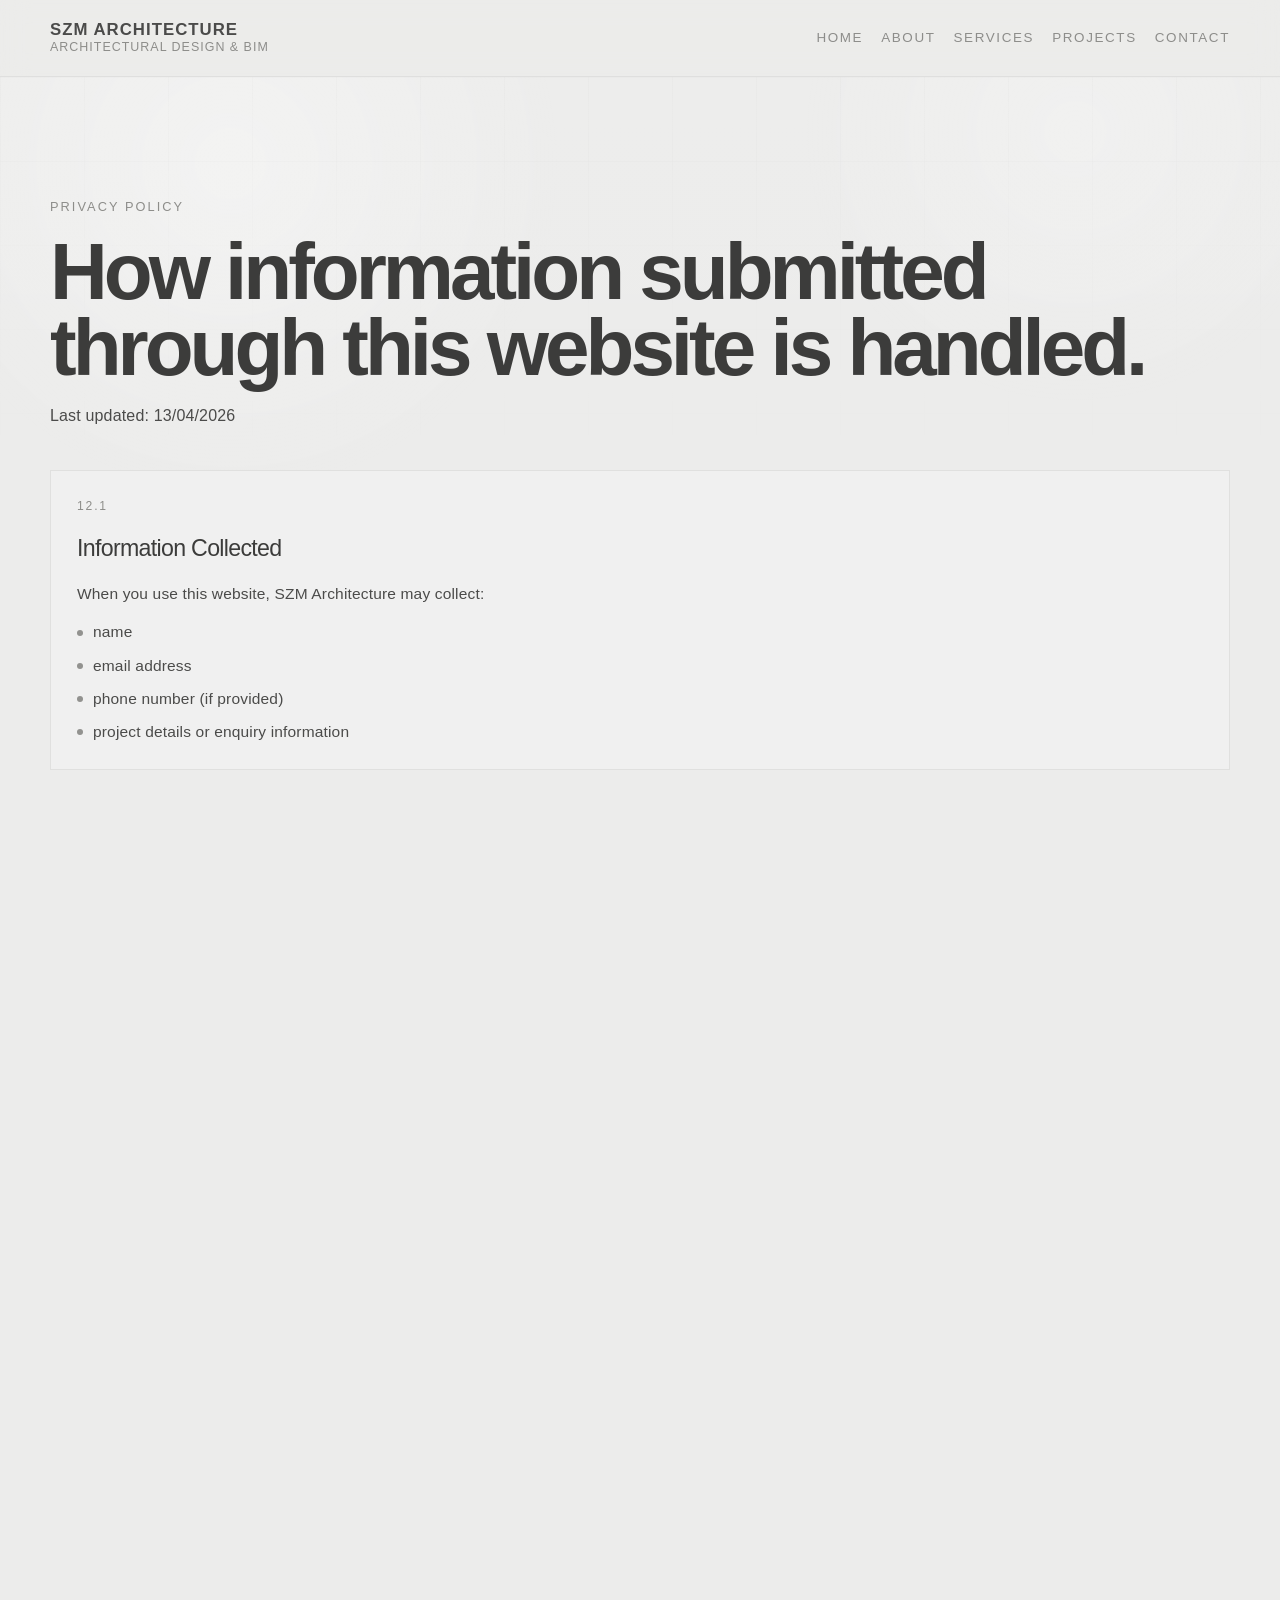
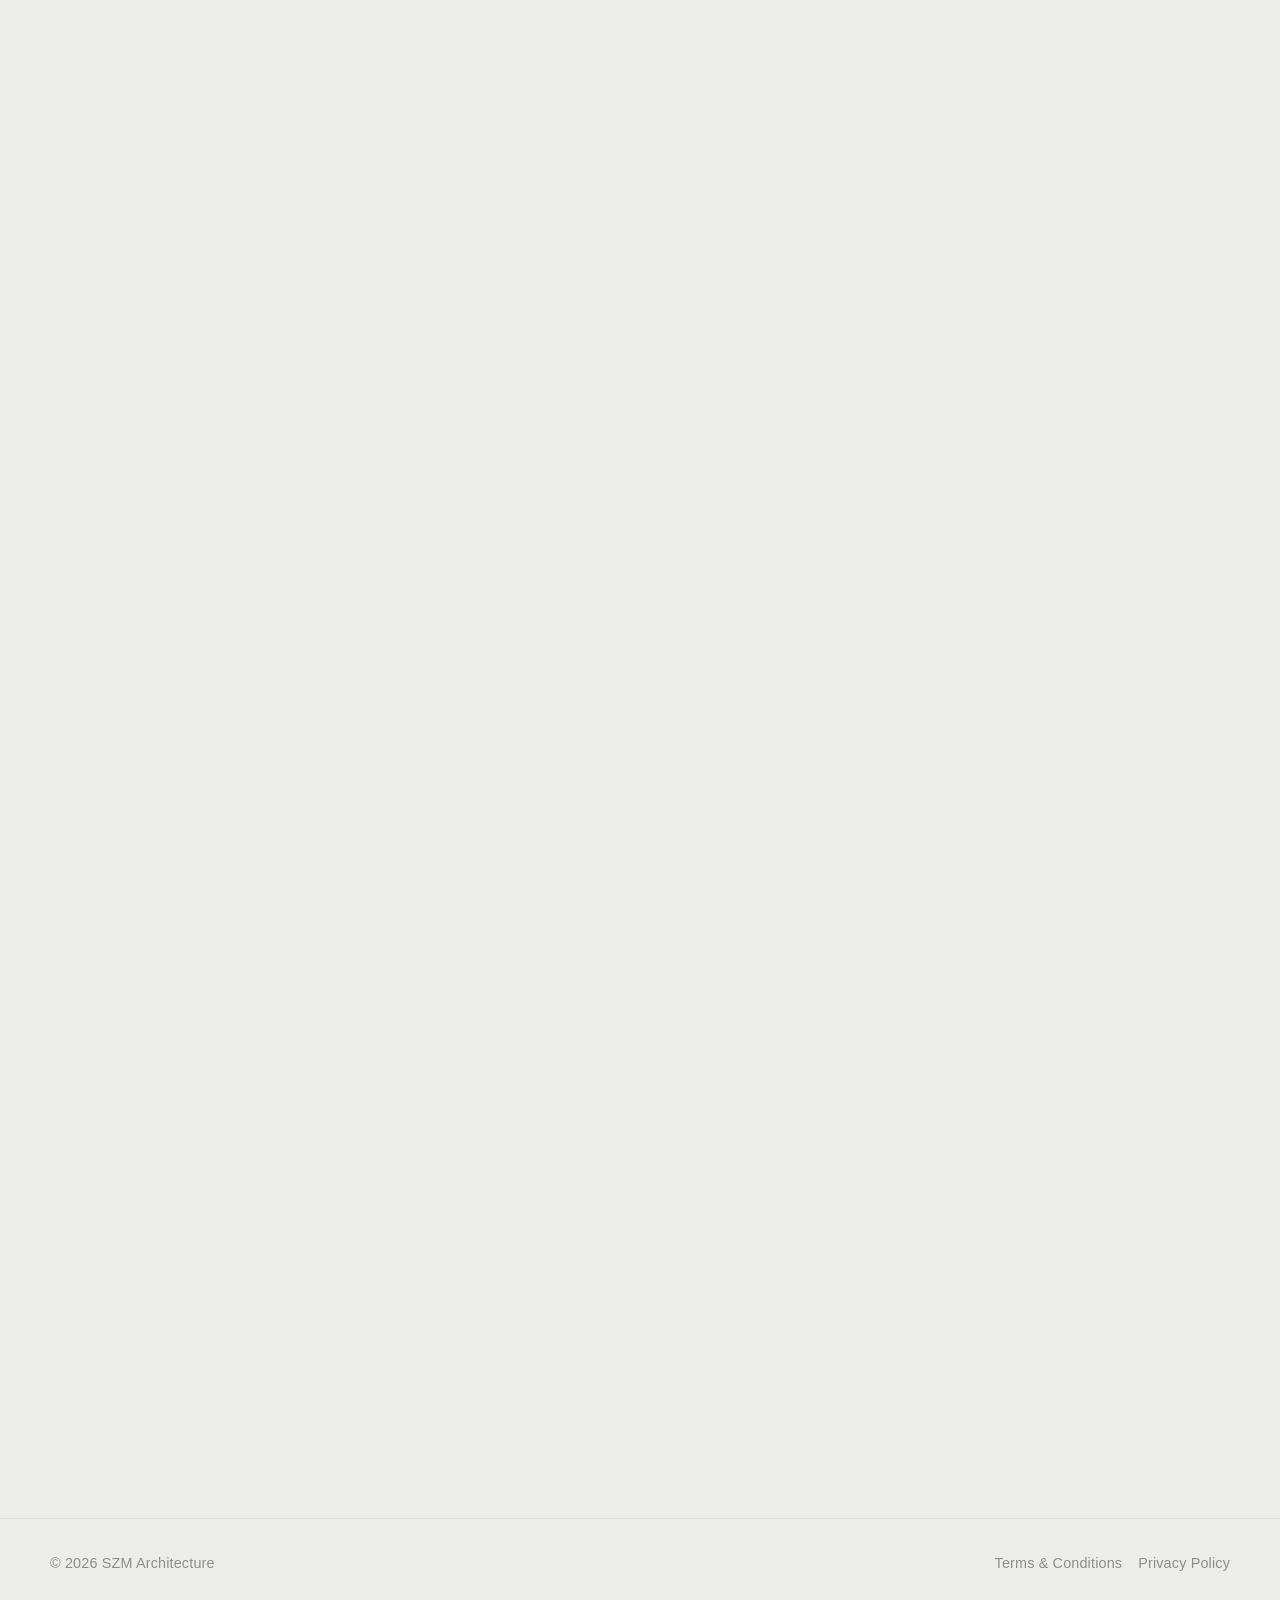
<file: privacy/index.html>
<!DOCTYPE html>
<html lang="en">
<head>
  <meta charset="UTF-8" />
  <meta name="viewport" content="width=device-width, initial-scale=1.0" />
  <title>Privacy Policy | SZM Architecture</title>
  <meta name="description" content="Privacy Policy for use of the SZM Architecture website and enquiry forms." />
  <link rel="icon" type="image/png" href="../favicon.png" />
  <link rel="stylesheet" href="../style.css" />
</head>
<body>
  <header class="site-header">
    <div class="wrap nav">
      <a class="brand" href="../">
        <span class="brand-mark">SZM ARCHITECTURE</span>
        <span class="brand-sub">Architectural Design & BIM</span>
      </a>

      <button
        class="nav-toggle"
        type="button"
        aria-expanded="false"
        aria-controls="navOverlay"
        aria-label="Open navigation menu"
      >
        <span></span>
        <span></span>
        <span></span>
      </button>

      <nav class="nav-links nav-links-inline" aria-label="Primary navigation">
        <a href="../">Home</a>
        <a href="../about/">About</a>
        <a href="../services/">Services</a>
        <a href="../projects/">Projects</a>
        <a href="../contact/">Contact</a>
      </nav>
    </div>
  </header>

  <div id="navOverlay" class="nav-overlay" aria-hidden="true">
    <div class="nav-overlay-brand" aria-hidden="true">
      <span class="nav-overlay-mark">SZM</span>
      <span class="nav-overlay-sub">Architecture</span>
    </div>

    <nav class="nav-overlay-menu" aria-label="Mobile navigation">
      <a class="nav-overlay-link" href="../">Home</a>
      <a class="nav-overlay-link" href="../about/">About</a>
      <a class="nav-overlay-link" href="../services/">Services</a>
      <a class="nav-overlay-link" href="../projects/">Projects</a>
      <a class="nav-overlay-link" href="../contact/">Contact</a>
    </nav>

    <div class="nav-overlay-meta">
      <span>Berbice, Guyana</span>
      <span>Architectural Design & BIM</span>
    </div>
  </div>

  <main>
    <section class="page-hero">
      <div class="wrap">
        <p class="page-eyebrow reveal">Privacy Policy</p>
        <h1 class="page-title reveal">How information submitted through this website is handled.</h1>
        <p class="page-copy reveal-soft">
          Last updated: 13/04/2026
        </p>
      </div>
    </section>

    <section class="section">
      <div class="wrap" style="display:grid; gap:20px;">
        <article class="card reveal">
          <div class="card-label">12.1</div>
          <h2 class="card-title">Information Collected</h2>
          <p>
            When you use this website, SZM Architecture may collect:
          </p>
          <ul class="clean-list">
            <li>name</li>
            <li>email address</li>
            <li>phone number (if provided)</li>
            <li>project details or enquiry information</li>
          </ul>
        </article>

        <article class="card reveal-soft">
          <div class="card-label">12.2</div>
          <h2 class="card-title">How Information is Used</h2>
          <p>
            Collected information is used to:
          </p>
          <ul class="clean-list">
            <li>respond to enquiries</li>
            <li>assess potential projects</li>
            <li>maintain internal records</li>
            <li>communicate regarding services</li>
          </ul>
        </article>

        <article class="card reveal">
          <div class="card-label">12.3</div>
          <h2 class="card-title">Data Storage</h2>
          <p>
            Information submitted through forms may be stored using:
          </p>
          <ul class="clean-list">
            <li>Google Workspace tools (e.g., Google Sheets, email)</li>
            <li>secure internal systems</li>
          </ul>
          <p>
            Reasonable steps are taken to protect your data, but no system is
            completely secure.
          </p>
        </article>

        <article class="card reveal-soft">
          <div class="card-label">12.4</div>
          <h2 class="card-title">Data Sharing</h2>
          <p>
            SZM Architecture does not sell or trade personal data.
          </p>
          <p>
            Information may only be shared:
          </p>
          <ul class="clean-list">
            <li>with consultants if required for a project (with context)</li>
            <li>if legally required</li>
          </ul>
        </article>

        <article class="card reveal">
          <div class="card-label">12.5</div>
          <h2 class="card-title">Data Retention</h2>
          <p>
            Information is retained only as long as necessary for:
          </p>
          <ul class="clean-list">
            <li>communication</li>
            <li>project evaluation</li>
            <li>record-keeping</li>
          </ul>
        </article>

        <article class="card reveal-soft">
          <div class="card-label">12.6</div>
          <h2 class="card-title">Your Rights</h2>
          <p>
            You may request:
          </p>
          <ul class="clean-list">
            <li>access to your data</li>
            <li>correction of your data</li>
            <li>deletion of your data</li>
          </ul>
          <p>
            by contacting SZM Architecture directly.
          </p>
        </article>

        <article class="card reveal">
          <div class="card-label">13</div>
          <h2 class="card-title">External Links</h2>
          <p>
            This website may contain links to external sites.
          </p>
          <p>
            SZM Architecture is not responsible for their content or privacy practices.
          </p>
        </article>

        <article class="card reveal-soft">
          <div class="card-label">14</div>
          <h2 class="card-title">Changes to This Policy</h2>
          <p>
            These Terms and Privacy Policy may be updated at any time.
          </p>
          <p>
            Updates take effect once posted on this website.
          </p>
        </article>

        <article class="card reveal">
          <div class="card-label">15</div>
          <h2 class="card-title">Governing Law</h2>
          <p>
            These terms are governed by the applicable laws of the jurisdiction in which
            SZM Architecture operates.
          </p>
        </article>
      </div>
    </section>
  </main>

  <button id="backToTop" class="back-to-top" type="button" aria-label="Back to top">
    <span class="back-to-top-arrow" aria-hidden="true">↑</span>
    <span class="back-to-top-text">Back to top</span>
  </button>

  <footer class="site-footer">
    <div class="wrap footer-row">
      <div>© <span id="year"></span> SZM Architecture</div>
      <div style="display:flex; gap:16px; flex-wrap:wrap;">
        <a href="../terms/">Terms & Conditions</a>
        <a href="../privacy/">Privacy Policy</a>
      </div>
    </div>
  </footer>

  <script>
    const yearEl = document.getElementById("year");
    if (yearEl) {
      yearEl.textContent = new Date().getFullYear();
    }

    const header = document.querySelector(".site-header");
    const revealItems = document.querySelectorAll(".reveal, .reveal-soft");
    const backToTopBtn = document.getElementById("backToTop");
    const navToggle = document.querySelector(".nav-toggle");
    const navLinks = document.querySelector(".nav-links-inline");
    const navOverlay = document.getElementById("navOverlay");
    const overlayLinks = document.querySelectorAll(".nav-overlay-link");

    let navSettleTimer;
    let scrollTicking = false;

    document.body.classList.add("page-enter");
    requestAnimationFrame(() => {
      requestAnimationFrame(() => {
        document.body.classList.remove("page-enter");
      });
    });

    function updateHeaderState() {
      if (!header) return;

      if (window.scrollY > 16) {
        header.classList.add("scrolled");
      } else {
        header.classList.remove("scrolled");
      }
    }

    function updateRevealStates() {
      revealItems.forEach((item) => {
        const rect = item.getBoundingClientRect();
        const inViewportBand =
          rect.top < window.innerHeight * 0.88 &&
          rect.bottom > window.innerHeight * 0.12;

        if (inViewportBand) {
          item.classList.add("is-visible");
        } else {
          item.classList.remove("is-visible");
        }
      });
    }

    function updateBackToTop() {
      if (!backToTopBtn) return;

      if (window.scrollY > 500) {
        backToTopBtn.classList.add("is-visible");
      } else {
        backToTopBtn.classList.remove("is-visible");
      }
    }

    function openNav() {
      if (!navToggle || !navOverlay) return;

      clearTimeout(navSettleTimer);
      navOverlay.classList.add("is-open");
      navToggle.classList.add("is-open");
      navToggle.setAttribute("aria-expanded", "true");
      navOverlay.setAttribute("aria-hidden", "false");
      document.body.classList.add("nav-open");

      navSettleTimer = setTimeout(() => {
        navOverlay.classList.add("is-settled");
      }, 80);
    }

    function closeNav() {
      if (!navToggle || !navOverlay) return;

      clearTimeout(navSettleTimer);
      navOverlay.classList.remove("is-settled");
      navOverlay.classList.remove("is-open");
      navToggle.classList.remove("is-open");
      navToggle.setAttribute("aria-expanded", "false");
      navOverlay.setAttribute("aria-hidden", "true");
      document.body.classList.remove("nav-open");

      if (navLinks) {
        navLinks.classList.remove("is-open");
      }
    }

    function toggleNav() {
      if (!navOverlay) return;

      if (navOverlay.classList.contains("is-open")) {
        closeNav();
      } else {
        openNav();
      }
    }

    const observer = new IntersectionObserver((entries) => {
      entries.forEach((entry) => {
        const rect = entry.boundingClientRect;
        const inViewportBand =
          rect.top < window.innerHeight * 0.88 &&
          rect.bottom > window.innerHeight * 0.12;

        if (entry.isIntersecting && inViewportBand) {
          entry.target.classList.add("is-visible");
        } else {
          entry.target.classList.remove("is-visible");
        }
      });
    }, {
      threshold: [0, 0.12, 0.25, 0.45, 0.65, 0.85, 1]
    });

    revealItems.forEach((item) => observer.observe(item));

    document.querySelectorAll("a[href]").forEach((link) => {
      const href = link.getAttribute("href");

      if (
        href &&
        !href.startsWith("#") &&
        !href.startsWith("mailto:") &&
        !href.startsWith("tel:") &&
        !link.hasAttribute("target")
      ) {
        link.addEventListener("click", (e) => {
          const url = new URL(link.href, window.location.href);

          if (url.origin === window.location.origin) {
            closeNav();
            e.preventDefault();
            document.body.classList.add("page-leave");

            setTimeout(() => {
              window.location.href = url.href;
            }, 320);
          }
        });
      }
    });

    overlayLinks.forEach((link) => {
      link.addEventListener("click", () => {
        closeNav();
      });
    });

    if (backToTopBtn) {
      backToTopBtn.addEventListener("click", () => {
        window.scrollTo({
          top: 0,
          behavior: "smooth"
        });
      });
    }

    if (navToggle) {
      navToggle.addEventListener("click", toggleNav);
    }

    document.addEventListener("click", (e) => {
      if (!navToggle || !navOverlay) return;

      const clickedInsideOverlay = navOverlay.contains(e.target);
      const clickedToggle = navToggle.contains(e.target);

      if (!clickedInsideOverlay && !clickedToggle) {
        closeNav();
      }
    });

    document.addEventListener("keydown", (e) => {
      if (e.key === "Escape") {
        closeNav();
      }
    });

    function onScroll() {
      if (scrollTicking) return;
      scrollTicking = true;

      requestAnimationFrame(() => {
        updateHeaderState();
        updateRevealStates();
        updateBackToTop();
        scrollTicking = false;
      });
    }

    window.addEventListener("scroll", onScroll, { passive: true });

    window.addEventListener("resize", () => {
      if (window.innerWidth >= 720) {
        closeNav();
      }

      updateRevealStates();
    });

    window.addEventListener("load", () => {
      updateHeaderState();
      updateRevealStates();
      updateBackToTop();
    });

    updateHeaderState();
    updateRevealStates();
    updateBackToTop();
  </script>
</body>
</html>
</file>
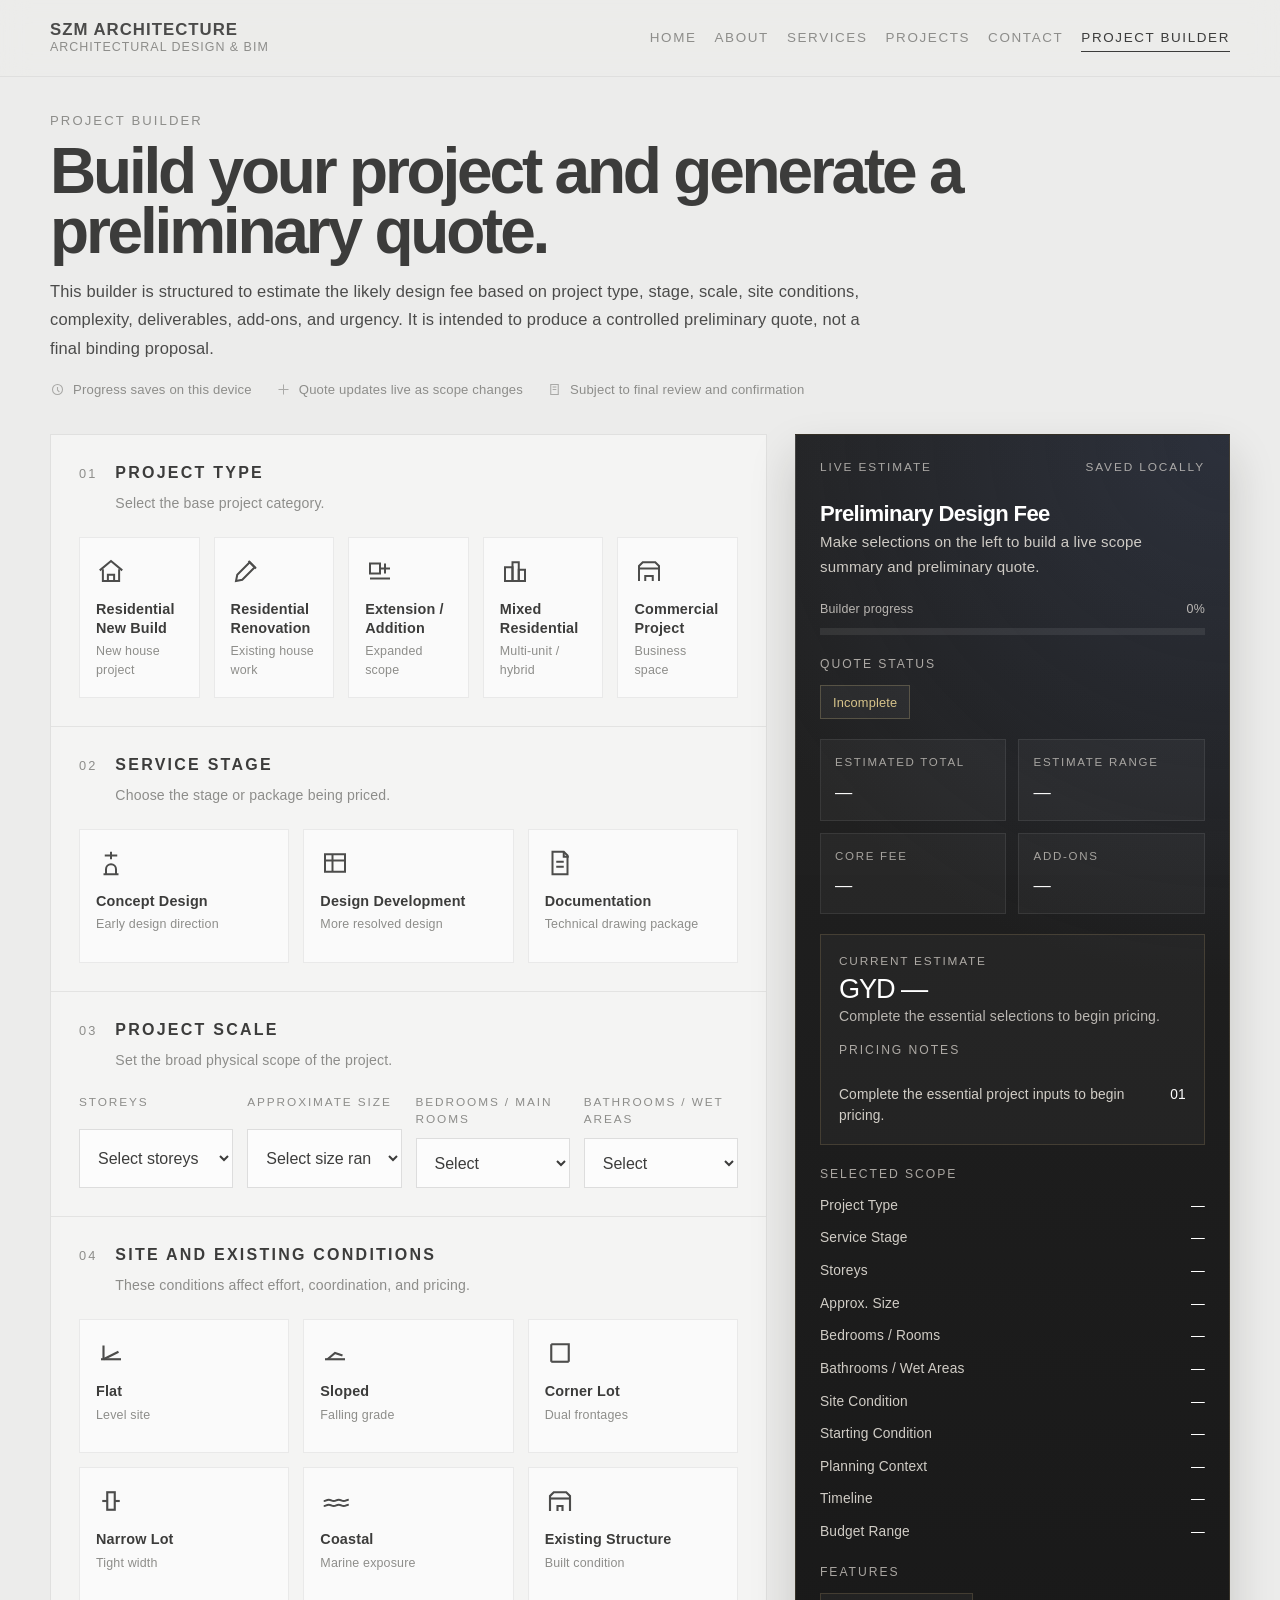
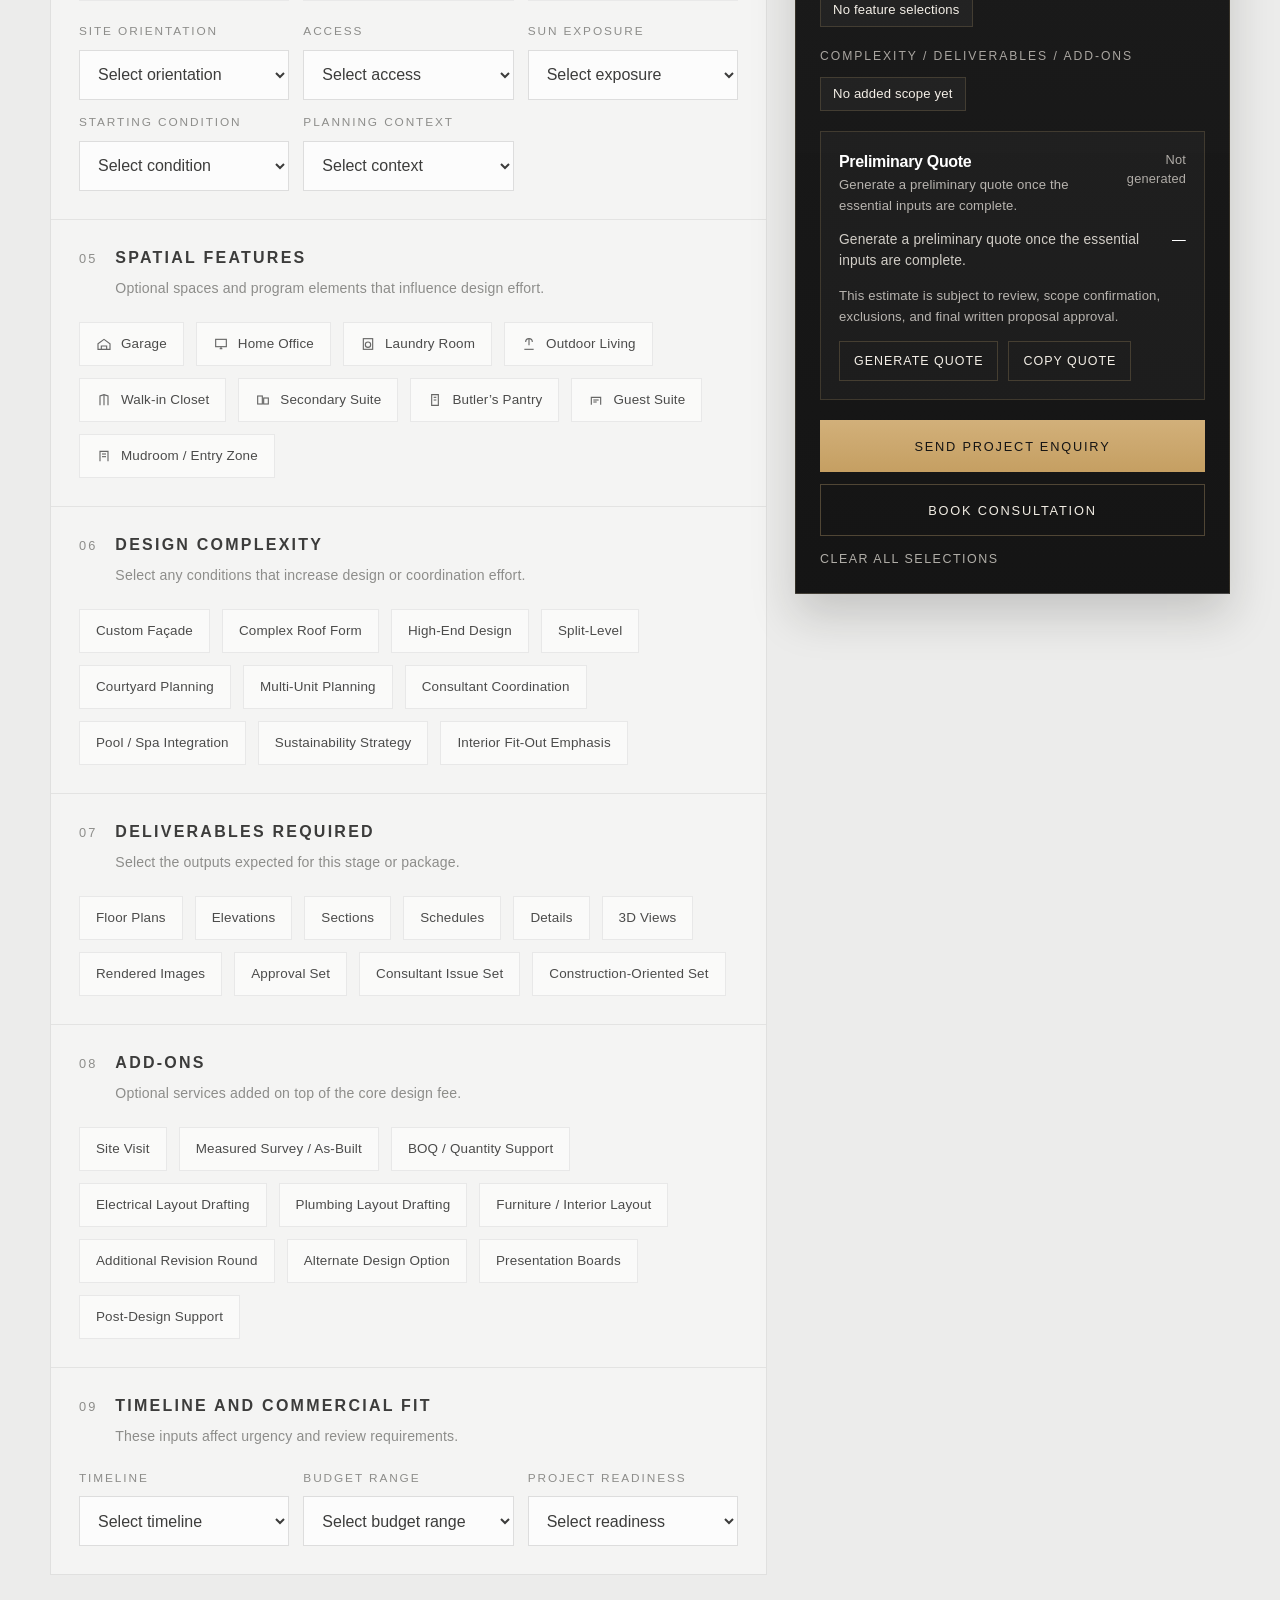
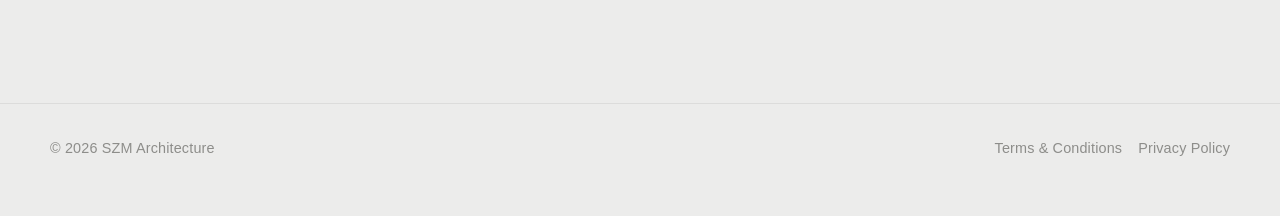
<file: project-builder/index.html>
<!DOCTYPE html>
<html lang="en">
<head>
  <meta charset="UTF-8" />
  <meta name="viewport" content="width=device-width, initial-scale=1.0" />
  <title>Project Builder | SZM Architecture</title>
  <meta
    name="description"
    content="Build a structured project brief and preliminary design-fee estimate with SZM Architecture."
  />
  <link rel="icon" type="image/png" href="../favicon.png" />
  <link rel="stylesheet" href="../style.css" />

  <style>
    :root {
      --builder-line: rgba(79, 79, 78, 0.1);
      --builder-line-strong: rgba(79, 79, 78, 0.18);
      --builder-card: rgba(255, 255, 255, 0.56);
      --builder-card-strong: rgba(255, 255, 255, 0.9);
      --builder-dark: #151618;
      --builder-dark-soft: #1d1e21;
      --builder-gold: #d7b77d;
      --builder-gold-soft: rgba(215, 183, 125, 0.2);
      --builder-light: #f4efe7;
      --builder-light-soft: rgba(244, 239, 231, 0.74);
      --builder-green: #a6c49c;
      --builder-red: #d7a0a0;
      --builder-yellow: #d8c48b;
    }

    .builder-page {
      padding-top: 34px;
    }

    .builder-hero {
      padding: 0 0 34px;
    }

    .builder-eyebrow {
      margin: 0;
      font-size: 0.82rem;
      text-transform: uppercase;
      letter-spacing: 0.16em;
      color: var(--text-soft);
    }

    .builder-title {
      margin: 10px 0 0;
      font-size: clamp(2.2rem, 5vw, 4rem);
      line-height: 0.94;
      letter-spacing: -0.05em;
      color: var(--text-strong);
    }

    .builder-copy {
      margin: 16px 0 0;
      max-width: 820px;
      color: var(--text);
      font-size: 1.03rem;
      line-height: 1.72;
    }

    .builder-toolbar {
      margin-top: 18px;
      display: flex;
      flex-wrap: wrap;
      gap: 14px 24px;
      align-items: center;
      color: var(--text-soft);
      font-size: 0.82rem;
    }

    .builder-toolbar-item {
      display: inline-flex;
      align-items: center;
      gap: 8px;
    }

    .builder-toolbar-item svg {
      width: 15px;
      height: 15px;
      opacity: 0.7;
    }

    .builder-shell {
      display: grid;
      gap: 28px;
      align-items: start;
    }

    .builder-form {
      display: grid;
      gap: 0;
      border: 1px solid var(--builder-line);
      background: rgba(255, 255, 255, 0.24);
      overflow: hidden;
    }

    .builder-section {
      display: grid;
      gap: 22px;
      padding: 28px;
      border-top: 1px solid var(--builder-line);
      background: rgba(255, 255, 255, 0.22);
    }

    .builder-section:first-child {
      border-top: 0;
    }

    .builder-section-head {
      display: grid;
      grid-template-columns: auto 1fr;
      gap: 10px 18px;
      align-items: baseline;
    }

    .builder-step {
      font-size: 0.8rem;
      text-transform: uppercase;
      letter-spacing: 0.16em;
      color: var(--text-soft);
      white-space: nowrap;
    }

    .builder-section-title {
      margin: 0;
      font-size: 1rem;
      line-height: 1.2;
      letter-spacing: 0.14em;
      text-transform: uppercase;
      color: var(--text-strong);
    }

    .builder-section-copy {
      grid-column: 2;
      margin: 0;
      font-size: 0.88rem;
      line-height: 1.55;
      color: var(--text-soft);
    }

    .builder-grid-5,
    .builder-grid-4,
    .builder-grid-3,
    .builder-grid-2 {
      display: grid;
      gap: 14px;
    }

    .builder-grid-5 {
      grid-template-columns: repeat(5, minmax(0, 1fr));
    }

    .builder-grid-4 {
      grid-template-columns: repeat(4, minmax(0, 1fr));
    }

    .builder-grid-3 {
      grid-template-columns: repeat(3, minmax(0, 1fr));
    }

    .builder-grid-2 {
      grid-template-columns: repeat(2, minmax(0, 1fr));
    }

    .builder-option {
      position: relative;
    }

    .builder-option input {
      position: absolute;
      opacity: 0;
      pointer-events: none;
    }

    .builder-option label {
      display: grid;
      gap: 14px;
      min-height: 134px;
      padding: 18px 16px;
      border: 1px solid var(--builder-line);
      background: var(--builder-card);
      cursor: pointer;
      transition:
        transform 0.22s ease,
        border-color 0.22s ease,
        background 0.22s ease,
        box-shadow 0.22s ease,
        color 0.22s ease;
      align-content: start;
      color: var(--text-strong);
    }

    .builder-option label:hover {
      transform: translateY(-1px);
      border-color: rgba(60, 60, 59, 0.24);
      background: rgba(255, 255, 255, 0.78);
    }

    .builder-option input:checked + label {
      transform: translateY(-2px);
      background: var(--builder-dark);
      color: var(--builder-light);
      border-color: rgba(215, 183, 125, 0.38);
      box-shadow: 0 18px 32px rgba(22, 22, 22, 0.16);
    }

    .builder-option-icon {
      width: 30px;
      height: 30px;
      color: currentColor;
      opacity: 0.92;
    }

    .builder-option-text {
      display: grid;
      gap: 5px;
    }

    .builder-option-text strong {
      font-size: 0.9rem;
      line-height: 1.3;
      color: inherit;
      font-weight: 600;
    }

    .builder-option-text span {
      font-size: 0.78rem;
      line-height: 1.45;
      color: var(--text-soft);
      transition: color 0.22s ease;
    }

    .builder-option input:checked + label .builder-option-text span {
      color: rgba(244, 239, 231, 0.72);
    }

    .builder-select-wrap {
      display: grid;
      gap: 9px;
    }

    .builder-select-wrap span {
      font-size: 0.74rem;
      text-transform: uppercase;
      letter-spacing: 0.16em;
      color: var(--text-soft);
    }

    .builder-select-wrap select {
      width: 100%;
      min-height: 50px;
      padding: 0 14px;
      border: 1px solid var(--builder-line-strong);
      background: rgba(255, 255, 255, 0.72);
      color: var(--text-strong);
      font: inherit;
    }

    .builder-chip-row {
      display: flex;
      flex-wrap: wrap;
      gap: 12px;
    }

    .builder-chip {
      position: relative;
    }

    .builder-chip input {
      position: absolute;
      opacity: 0;
      pointer-events: none;
    }

    .builder-chip label {
      display: inline-flex;
      align-items: center;
      gap: 9px;
      min-height: 44px;
      padding: 0 16px;
      border: 1px solid var(--builder-line);
      background: rgba(255, 255, 255, 0.5);
      cursor: pointer;
      transition:
        transform 0.2s ease,
        border-color 0.2s ease,
        background 0.2s ease,
        color 0.2s ease;
      font-size: 0.84rem;
      color: var(--text);
    }

    .builder-chip label:hover {
      background: rgba(255, 255, 255, 0.76);
    }

    .builder-chip input:checked + label {
      transform: translateY(-1px);
      background: var(--builder-dark);
      color: var(--builder-light);
      border-color: rgba(215, 183, 125, 0.3);
    }

    .builder-chip svg {
      width: 16px;
      height: 16px;
      opacity: 0.84;
    }

    .builder-summary {
      position: relative;
      overflow: hidden;
      border: 1px solid rgba(215, 183, 125, 0.16);
      background:
        radial-gradient(circle at top right, rgba(63, 76, 108, 0.34), transparent 30%),
        linear-gradient(180deg, rgba(30, 30, 30, 0.98), rgba(18, 18, 18, 0.99));
      color: var(--builder-light);
      padding: 24px;
      box-shadow: 0 22px 42px rgba(25, 25, 24, 0.18);
    }

    .builder-summary-stack {
      display: grid;
      gap: 20px;
    }

    .builder-summary-topbar {
      display: flex;
      justify-content: space-between;
      gap: 12px;
      align-items: center;
      font-size: 0.74rem;
      text-transform: uppercase;
      letter-spacing: 0.16em;
      color: rgba(244, 239, 231, 0.64);
    }

    .builder-summary-title {
      margin: 0;
      font-size: 1.38rem;
      letter-spacing: -0.03em;
      color: #fff;
    }

    .builder-summary-text {
      margin: 0;
      color: rgba(244, 239, 231, 0.82);
      font-size: 0.94rem;
      line-height: 1.65;
    }

    .builder-progress {
      display: grid;
      gap: 10px;
    }

    .builder-progress-meta {
      display: flex;
      justify-content: space-between;
      gap: 12px;
      font-size: 0.78rem;
      color: rgba(244, 239, 231, 0.72);
    }

    .builder-progress-track {
      width: 100%;
      height: 7px;
      background: rgba(255, 255, 255, 0.08);
      overflow: hidden;
    }

    .builder-progress-bar {
      width: 0%;
      height: 100%;
      background: linear-gradient(90deg, #b69057, #e0c38f);
      transition: width 0.25s ease;
    }

    .builder-badge {
      display: inline-flex;
      align-items: center;
      min-height: 34px;
      padding: 0 12px;
      border: 1px solid rgba(215, 183, 125, 0.18);
      background: rgba(255, 255, 255, 0.04);
      font-size: 0.8rem;
      color: #f4efe7;
    }

    .builder-badge.good {
      border-color: rgba(166, 196, 156, 0.26);
      color: var(--builder-green);
    }

    .builder-badge.warn {
      border-color: rgba(216, 196, 139, 0.26);
      color: var(--builder-yellow);
    }

    .builder-badge.bad {
      border-color: rgba(215, 160, 160, 0.26);
      color: var(--builder-red);
    }

    .builder-metrics {
      display: grid;
      grid-template-columns: repeat(2, minmax(0, 1fr));
      gap: 12px;
    }

    .builder-metric {
      border: 1px solid rgba(255, 255, 255, 0.08);
      background: rgba(255, 255, 255, 0.035);
      padding: 14px;
    }

    .builder-metric-label {
      display: block;
      font-size: 0.72rem;
      text-transform: uppercase;
      letter-spacing: 0.15em;
      color: rgba(244, 239, 231, 0.62);
      margin-bottom: 8px;
    }

    .builder-metric-value {
      font-size: 1.08rem;
      color: #fff;
      letter-spacing: -0.02em;
    }

    .builder-overview-title {
      margin: 0 0 12px;
      font-size: 0.76rem;
      text-transform: uppercase;
      letter-spacing: 0.16em;
      color: rgba(244, 239, 231, 0.66);
    }

    .builder-overview-list {
      display: grid;
      gap: 12px;
      margin: 0;
      padding: 0;
      list-style: none;
    }

    .builder-overview-list li {
      display: grid;
      grid-template-columns: 1fr auto;
      gap: 12px;
      align-items: start;
      color: rgba(244, 239, 231, 0.84);
      font-size: 0.86rem;
    }

    .builder-overview-list strong {
      color: #fff;
      font-weight: 500;
      text-align: right;
    }

    .builder-summary-chips {
      display: flex;
      flex-wrap: wrap;
      gap: 10px;
    }

    .builder-summary-chip {
      display: inline-flex;
      align-items: center;
      gap: 8px;
      min-height: 34px;
      padding: 0 12px;
      border: 1px solid rgba(215, 183, 125, 0.18);
      background: rgba(255, 255, 255, 0.04);
      color: #f4efe7;
      font-size: 0.82rem;
    }

    .builder-estimate-box {
      border: 1px solid rgba(215, 183, 125, 0.18);
      background: rgba(255, 255, 255, 0.03);
      padding: 18px;
      display: grid;
      gap: 14px;
    }

    .builder-estimate-main {
      display: grid;
      gap: 4px;
    }

    .builder-estimate-label {
      font-size: 0.74rem;
      text-transform: uppercase;
      letter-spacing: 0.15em;
      color: rgba(244, 239, 231, 0.66);
    }

    .builder-estimate-total {
      font-size: 1.7rem;
      line-height: 1;
      letter-spacing: -0.04em;
      color: #fff;
    }

    .builder-estimate-range {
      font-size: 0.88rem;
      color: rgba(244, 239, 231, 0.72);
    }

    .builder-quote-card {
      border: 1px solid rgba(215, 183, 125, 0.18);
      background: rgba(255, 255, 255, 0.03);
      padding: 18px;
      display: grid;
      gap: 14px;
    }

    .builder-quote-header {
      display: flex;
      justify-content: space-between;
      gap: 14px;
      align-items: start;
    }

    .builder-quote-title {
      margin: 0;
      font-size: 1rem;
      color: #fff;
      letter-spacing: -0.02em;
    }

    .builder-quote-meta {
      font-size: 0.8rem;
      color: rgba(244, 239, 231, 0.68);
      text-align: right;
    }

    .builder-line-items {
      display: grid;
      gap: 10px;
    }

    .builder-line-item {
      display: grid;
      grid-template-columns: 1fr auto;
      gap: 12px;
      font-size: 0.86rem;
      color: rgba(244, 239, 231, 0.84);
      padding-bottom: 10px;
      border-bottom: 1px solid rgba(255, 255, 255, 0.06);
    }

    .builder-line-item:last-child {
      border-bottom: 0;
      padding-bottom: 0;
    }

    .builder-line-item strong {
      color: #fff;
      font-weight: 500;
    }

    .builder-quote-note {
      font-size: 0.82rem;
      line-height: 1.6;
      color: rgba(244, 239, 231, 0.72);
    }

    .builder-actions {
      display: grid;
      gap: 12px;
    }

    .builder-actions .button {
      background: linear-gradient(180deg, #d2b07a, #c59f62);
      color: #161514;
      border: 0;
    }

    .builder-actions .button-secondary {
      color: #f2ede4;
      border-color: rgba(215, 183, 125, 0.3);
      background: transparent;
    }

    .builder-inline-actions {
      display: flex;
      flex-wrap: wrap;
      gap: 10px;
    }

    .builder-small-btn {
      display: inline-flex;
      align-items: center;
      justify-content: center;
      min-height: 40px;
      padding: 0 14px;
      border: 1px solid rgba(215, 183, 125, 0.22);
      background: transparent;
      color: #f4efe7;
      font: inherit;
      font-size: 0.78rem;
      letter-spacing: 0.08em;
      text-transform: uppercase;
      cursor: pointer;
    }

    .builder-clear {
      border: 0;
      background: transparent;
      color: rgba(244, 239, 231, 0.7);
      font: inherit;
      font-size: 0.78rem;
      text-transform: uppercase;
      letter-spacing: 0.12em;
      text-align: left;
      cursor: pointer;
      padding: 2px 0 0;
    }

    @media (min-width: 1240px) {
      .builder-shell {
        grid-template-columns: minmax(0, 1.22fr) minmax(410px, 0.74fr);
      }

      .builder-summary {
        position: sticky;
        top: 92px;
      }
    }

    @media (max-width: 1120px) {
      .builder-grid-5 {
        grid-template-columns: repeat(3, minmax(0, 1fr));
      }
    }

    @media (max-width: 860px) {
      .builder-grid-5,
      .builder-grid-4,
      .builder-grid-3,
      .builder-grid-2,
      .builder-metrics {
        grid-template-columns: repeat(2, minmax(0, 1fr));
      }

      .builder-section {
        padding: 22px;
      }
    }

    @media (max-width: 640px) {
      .builder-grid-5,
      .builder-grid-4,
      .builder-grid-3,
      .builder-grid-2,
      .builder-metrics {
        grid-template-columns: 1fr;
      }

      .builder-section-head {
        grid-template-columns: 1fr;
      }

      .builder-section-copy {
        grid-column: auto;
      }

      .builder-overview-list li,
      .builder-line-item {
        grid-template-columns: 1fr;
      }

      .builder-overview-list strong,
      .builder-line-item strong,
      .builder-quote-meta {
        text-align: left;
      }

      .builder-summary {
        padding: 20px;
      }
    }
  </style>
</head>
<body>
  <header class="site-header">
    <div class="wrap nav">
      <a class="brand" href="../">
        <span class="brand-mark">SZM ARCHITECTURE</span>
        <span class="brand-sub">Architectural Design & BIM</span>
      </a>

      <button
        class="nav-toggle"
        type="button"
        aria-expanded="false"
        aria-controls="navOverlay"
        aria-label="Open navigation menu"
      >
        <span></span>
        <span></span>
        <span></span>
      </button>

      <nav class="nav-links nav-links-inline" aria-label="Primary navigation">
        <a href="../">Home</a>
        <a href="../about/">About</a>
        <a href="../services/">Services</a>
        <a href="../projects/">Projects</a>
        <a href="../contact/">Contact</a>
        <a class="active" href="./">Project Builder</a>
      </nav>
    </div>
  </header>

  <div id="navOverlay" class="nav-overlay" aria-hidden="true">
    <div class="nav-overlay-brand" aria-hidden="true">
      <span class="nav-overlay-mark">SZM</span>
      <span class="nav-overlay-sub">Architecture</span>
    </div>

    <nav class="nav-overlay-menu" aria-label="Mobile navigation">
      <a class="nav-overlay-link" href="../">Home</a>
      <a class="nav-overlay-link" href="../about/">About</a>
      <a class="nav-overlay-link" href="../services/">Services</a>
      <a class="nav-overlay-link" href="../projects/">Projects</a>
      <a class="nav-overlay-link" href="../contact/">Contact</a>
      <a class="nav-overlay-link" href="./">Project Builder</a>
    </nav>

    <div class="nav-overlay-meta">
      <span>Berbice, Guyana</span>
      <span>Architectural Design & BIM</span>
    </div>
  </div>

  <main class="builder-page">
    <section class="builder-hero">
      <div class="wrap">
        <p class="builder-eyebrow reveal">Project Builder</p>
        <h1 class="builder-title reveal">Build your project and generate a preliminary quote.</h1>
        <p class="builder-copy reveal-soft">
          This builder is structured to estimate the likely design fee based on project type, stage, scale,
          site conditions, complexity, deliverables, add-ons, and urgency. It is intended to produce a
          controlled preliminary quote, not a final binding proposal.
        </p>

        <div class="builder-toolbar reveal-soft">
          <span class="builder-toolbar-item">
            <svg viewBox="0 0 24 24" fill="none" stroke="currentColor" stroke-width="1.7">
              <path d="M12 8v5l3 3"></path>
              <circle cx="12" cy="12" r="8"></circle>
            </svg>
            Progress saves on this device
          </span>
          <span class="builder-toolbar-item">
            <svg viewBox="0 0 24 24" fill="none" stroke="currentColor" stroke-width="1.7">
              <path d="M4 12h16"></path>
              <path d="M12 4v16"></path>
            </svg>
            Quote updates live as scope changes
          </span>
          <span class="builder-toolbar-item">
            <svg viewBox="0 0 24 24" fill="none" stroke="currentColor" stroke-width="1.7">
              <path d="M6 4h12v16H6z"></path>
              <path d="M9 8h6"></path>
              <path d="M9 12h6"></path>
            </svg>
            Subject to final review and confirmation
          </span>
        </div>
      </div>
    </section>

    <section class="section">
      <div class="wrap builder-shell">
        <form id="projectBuilderForm" class="builder-form reveal">
          <section class="builder-section">
            <div class="builder-section-head">
              <div class="builder-step">01</div>
              <h2 class="builder-section-title">Project Type</h2>
              <p class="builder-section-copy">Select the base project category.</p>
            </div>

            <div class="builder-grid-5">
              <div class="builder-option">
                <input type="radio" name="projectType" id="projectTypeNew" value="Residential New Build" />
                <label for="projectTypeNew">
                  <svg class="builder-option-icon" viewBox="0 0 24 24" fill="none" stroke="currentColor" stroke-width="1.6">
                    <path d="M3 11.5 12 4l9 7.5"></path>
                    <path d="M5.5 10.5V20h13V10.5"></path>
                    <path d="M9.5 20v-5h5v5"></path>
                  </svg>
                  <div class="builder-option-text">
                    <strong>Residential New Build</strong>
                    <span>New house project</span>
                  </div>
                </label>
              </div>

              <div class="builder-option">
                <input type="radio" name="projectType" id="projectTypeRenovation" value="Residential Renovation" />
                <label for="projectTypeRenovation">
                  <svg class="builder-option-icon" viewBox="0 0 24 24" fill="none" stroke="currentColor" stroke-width="1.6">
                    <path d="M14 4 20 10"></path>
                    <path d="M4 20l5-1 10-10-4-4L5 15l-1 5Z"></path>
                  </svg>
                  <div class="builder-option-text">
                    <strong>Residential Renovation</strong>
                    <span>Existing house work</span>
                  </div>
                </label>
              </div>

              <div class="builder-option">
                <input type="radio" name="projectType" id="projectTypeExtension" value="Extension / Addition" />
                <label for="projectTypeExtension">
                  <svg class="builder-option-icon" viewBox="0 0 24 24" fill="none" stroke="currentColor" stroke-width="1.6">
                    <rect x="4" y="6" width="8" height="8"></rect>
                    <path d="M12 10h8"></path>
                    <path d="M16 6v8"></path>
                    <path d="M4 18h16"></path>
                  </svg>
                  <div class="builder-option-text">
                    <strong>Extension / Addition</strong>
                    <span>Expanded scope</span>
                  </div>
                </label>
              </div>

              <div class="builder-option">
                <input type="radio" name="projectType" id="projectTypeMixed" value="Mixed Residential" />
                <label for="projectTypeMixed">
                  <svg class="builder-option-icon" viewBox="0 0 24 24" fill="none" stroke="currentColor" stroke-width="1.6">
                    <rect x="4" y="9" width="6" height="11"></rect>
                    <rect x="10" y="5" width="5" height="15"></rect>
                    <rect x="15" y="11" width="5" height="9"></rect>
                  </svg>
                  <div class="builder-option-text">
                    <strong>Mixed Residential</strong>
                    <span>Multi-unit / hybrid</span>
                  </div>
                </label>
              </div>

              <div class="builder-option">
                <input type="radio" name="projectType" id="projectTypeCommercial" value="Commercial Project" />
                <label for="projectTypeCommercial">
                  <svg class="builder-option-icon" viewBox="0 0 24 24" fill="none" stroke="currentColor" stroke-width="1.6">
                    <path d="M4 20V8l3-3h10l3 3v12"></path>
                    <path d="M4 10h16"></path>
                    <path d="M9 20v-4h6v4"></path>
                  </svg>
                  <div class="builder-option-text">
                    <strong>Commercial Project</strong>
                    <span>Business space</span>
                  </div>
                </label>
              </div>
            </div>
          </section>

          <section class="builder-section">
            <div class="builder-section-head">
              <div class="builder-step">02</div>
              <h2 class="builder-section-title">Service Stage</h2>
              <p class="builder-section-copy">Choose the stage or package being priced.</p>
            </div>

            <div class="builder-grid-3">
              <div class="builder-option">
                <input type="radio" name="stage" id="stageConcept" value="Concept Design" />
                <label for="stageConcept">
                  <svg class="builder-option-icon" viewBox="0 0 24 24" fill="none" stroke="currentColor" stroke-width="1.6">
                    <path d="M12 3v6"></path>
                    <path d="M7 6h10"></path>
                    <path d="M6 21h12"></path>
                    <path d="M8 21v-4a4 4 0 0 1 8 0v4"></path>
                  </svg>
                  <div class="builder-option-text">
                    <strong>Concept Design</strong>
                    <span>Early design direction</span>
                  </div>
                </label>
              </div>

              <div class="builder-option">
                <input type="radio" name="stage" id="stageDevelopment" value="Design Development" />
                <label for="stageDevelopment">
                  <svg class="builder-option-icon" viewBox="0 0 24 24" fill="none" stroke="currentColor" stroke-width="1.6">
                    <rect x="4" y="5" width="16" height="14"></rect>
                    <path d="M4 10h16"></path>
                    <path d="M10 5v14"></path>
                  </svg>
                  <div class="builder-option-text">
                    <strong>Design Development</strong>
                    <span>More resolved design</span>
                  </div>
                </label>
              </div>

              <div class="builder-option">
                <input type="radio" name="stage" id="stageDocumentation" value="Documentation" />
                <label for="stageDocumentation">
                  <svg class="builder-option-icon" viewBox="0 0 24 24" fill="none" stroke="currentColor" stroke-width="1.6">
                    <path d="M6 3h9l3 3v15H6z"></path>
                    <path d="M15 3v4h4"></path>
                    <path d="M9 11h6"></path>
                    <path d="M9 15h6"></path>
                  </svg>
                  <div class="builder-option-text">
                    <strong>Documentation</strong>
                    <span>Technical drawing package</span>
                  </div>
                </label>
              </div>
            </div>
          </section>

          <section class="builder-section">
            <div class="builder-section-head">
              <div class="builder-step">03</div>
              <h2 class="builder-section-title">Project Scale</h2>
              <p class="builder-section-copy">Set the broad physical scope of the project.</p>
            </div>

            <div class="builder-grid-4">
              <label class="builder-select-wrap">
                <span>Storeys</span>
                <select name="storeys">
                  <option value="">Select storeys</option>
                  <option value="1 Storey">1 Storey</option>
                  <option value="2 Storeys">2 Storeys</option>
                  <option value="3 Storeys">3 Storeys</option>
                  <option value="4+ Storeys">4+ Storeys</option>
                </select>
              </label>

              <label class="builder-select-wrap">
                <span>Approximate Size</span>
                <select name="sizeRange">
                  <option value="">Select size range</option>
                  <option value="Under 1,500 sq ft">Under 1,500 sq ft</option>
                  <option value="1,500–2,400 sq ft">1,500–2,400 sq ft</option>
                  <option value="2,400–3,500 sq ft">2,400–3,500 sq ft</option>
                  <option value="3,500+ sq ft">3,500+ sq ft</option>
                </select>
              </label>

              <label class="builder-select-wrap">
                <span>Bedrooms / Main Rooms</span>
                <select name="bedrooms">
                  <option value="">Select</option>
                  <option value="1">1</option>
                  <option value="2">2</option>
                  <option value="3">3</option>
                  <option value="4">4</option>
                  <option value="5">5</option>
                  <option value="6+">6+</option>
                </select>
              </label>

              <label class="builder-select-wrap">
                <span>Bathrooms / Wet Areas</span>
                <select name="bathrooms">
                  <option value="">Select</option>
                  <option value="1">1</option>
                  <option value="2">2</option>
                  <option value="3">3</option>
                  <option value="4">4</option>
                  <option value="5+">5+</option>
                </select>
              </label>
            </div>
          </section>

          <section class="builder-section">
            <div class="builder-section-head">
              <div class="builder-step">04</div>
              <h2 class="builder-section-title">Site and Existing Conditions</h2>
              <p class="builder-section-copy">These conditions affect effort, coordination, and pricing.</p>
            </div>

            <div class="builder-grid-3">
              <div class="builder-option">
                <input type="radio" name="siteCondition" id="siteFlat" value="Flat" />
                <label for="siteFlat">
                  <svg class="builder-option-icon" viewBox="0 0 24 24" fill="none" stroke="currentColor" stroke-width="1.7">
                    <path d="M4 17h16"></path>
                    <path d="M6 17V6"></path>
                    <path d="M6 17 18 11"></path>
                  </svg>
                  <div class="builder-option-text">
                    <strong>Flat</strong>
                    <span>Level site</span>
                  </div>
                </label>
              </div>

              <div class="builder-option">
                <input type="radio" name="siteCondition" id="siteSloped" value="Sloped" />
                <label for="siteSloped">
                  <svg class="builder-option-icon" viewBox="0 0 24 24" fill="none" stroke="currentColor" stroke-width="1.7">
                    <path d="M4 17h16"></path>
                    <path d="M6 17 12 12l6 2"></path>
                  </svg>
                  <div class="builder-option-text">
                    <strong>Sloped</strong>
                    <span>Falling grade</span>
                  </div>
                </label>
              </div>

              <div class="builder-option">
                <input type="radio" name="siteCondition" id="siteCorner" value="Corner Lot" />
                <label for="siteCorner">
                  <svg class="builder-option-icon" viewBox="0 0 24 24" fill="none" stroke="currentColor" stroke-width="1.7">
                    <path d="M5 5h14v14"></path>
                    <path d="M5 19V5"></path>
                    <path d="M19 19H5"></path>
                  </svg>
                  <div class="builder-option-text">
                    <strong>Corner Lot</strong>
                    <span>Dual frontages</span>
                  </div>
                </label>
              </div>

              <div class="builder-option">
                <input type="radio" name="siteCondition" id="siteNarrow" value="Narrow Lot" />
                <label for="siteNarrow">
                  <svg class="builder-option-icon" viewBox="0 0 24 24" fill="none" stroke="currentColor" stroke-width="1.7">
                    <rect x="9" y="5" width="6" height="14"></rect>
                    <path d="M5 12h4"></path>
                    <path d="M15 12h4"></path>
                  </svg>
                  <div class="builder-option-text">
                    <strong>Narrow Lot</strong>
                    <span>Tight width</span>
                  </div>
                </label>
              </div>

              <div class="builder-option">
                <input type="radio" name="siteCondition" id="siteCoastal" value="Coastal" />
                <label for="siteCoastal">
                  <svg class="builder-option-icon" viewBox="0 0 24 24" fill="none" stroke="currentColor" stroke-width="1.7">
                    <path d="M3 16c2 0 2-1 4-1s2 1 4 1 2-1 4-1 2 1 4 1 2-1 4-1"></path>
                    <path d="M3 12c2 0 2-1 4-1s2 1 4 1 2-1 4-1 2 1 4 1 2-1 4-1"></path>
                  </svg>
                  <div class="builder-option-text">
                    <strong>Coastal</strong>
                    <span>Marine exposure</span>
                  </div>
                </label>
              </div>

              <div class="builder-option">
                <input type="radio" name="siteCondition" id="siteExisting" value="Existing Structure" />
                <label for="siteExisting">
                  <svg class="builder-option-icon" viewBox="0 0 24 24" fill="none" stroke="currentColor" stroke-width="1.7">
                    <path d="M4 20V8l3-3h10l3 3v12"></path>
                    <path d="M4 10h16"></path>
                    <path d="M10 20v-4h4v4"></path>
                  </svg>
                  <div class="builder-option-text">
                    <strong>Existing Structure</strong>
                    <span>Built condition</span>
                  </div>
                </label>
              </div>
            </div>

            <div class="builder-grid-3">
              <label class="builder-select-wrap">
                <span>Site Orientation</span>
                <select name="orientation">
                  <option value="">Select orientation</option>
                  <option value="North-facing">North-facing</option>
                  <option value="South-facing">South-facing</option>
                  <option value="East-facing">East-facing</option>
                  <option value="West-facing">West-facing</option>
                </select>
              </label>

              <label class="builder-select-wrap">
                <span>Access</span>
                <select name="access">
                  <option value="">Select access</option>
                  <option value="Vehicle Access, Rear Lane">Vehicle Access, Rear Lane</option>
                  <option value="Vehicle Access Only">Vehicle Access Only</option>
                  <option value="Pedestrian Access Only">Pedestrian Access Only</option>
                  <option value="Corner Access">Corner Access</option>
                </select>
              </label>

              <label class="builder-select-wrap">
                <span>Sun Exposure</span>
                <select name="sunExposure">
                  <option value="">Select exposure</option>
                  <option value="Excellent">Excellent</option>
                  <option value="Moderate">Moderate</option>
                  <option value="Limited">Limited</option>
                  <option value="Shaded">Shaded</option>
                </select>
              </label>

              <label class="builder-select-wrap">
                <span>Starting Condition</span>
                <select name="startingCondition">
                  <option value="">Select condition</option>
                  <option value="Vacant Site">Vacant Site</option>
                  <option value="Existing House">Existing House</option>
                  <option value="Partially Built">Partially Built</option>
                  <option value="Redevelopment">Redevelopment</option>
                </select>
              </label>

              <label class="builder-select-wrap">
                <span>Planning Context</span>
                <select name="planningContext">
                  <option value="">Select context</option>
                  <option value="Residential Zone">Residential Zone</option>
                  <option value="Mixed-Use Zone">Mixed-Use Zone</option>
                  <option value="Commercial Zone">Commercial Zone</option>
                  <option value="Rural / Open Plot">Rural / Open Plot</option>
                </select>
              </label>
            </div>
          </section>

          <section class="builder-section">
            <div class="builder-section-head">
              <div class="builder-step">05</div>
              <h2 class="builder-section-title">Spatial Features</h2>
              <p class="builder-section-copy">Optional spaces and program elements that influence design effort.</p>
            </div>

            <div class="builder-chip-row">
              <div class="builder-chip">
                <input type="checkbox" name="features" id="featureGarage" value="Garage" />
                <label for="featureGarage">
                  <svg viewBox="0 0 24 24" fill="none" stroke="currentColor" stroke-width="1.7">
                    <path d="M3 11.5 12 5l9 6.5V20H3z"></path>
                    <path d="M8 20v-5h8v5"></path>
                  </svg>
                  Garage
                </label>
              </div>

              <div class="builder-chip">
                <input type="checkbox" name="features" id="featureOffice" value="Home Office" />
                <label for="featureOffice">
                  <svg viewBox="0 0 24 24" fill="none" stroke="currentColor" stroke-width="1.7">
                    <rect x="4" y="5" width="16" height="11"></rect>
                    <path d="M10 19h4"></path>
                    <path d="M12 16v3"></path>
                  </svg>
                  Home Office
                </label>
              </div>

              <div class="builder-chip">
                <input type="checkbox" name="features" id="featureLaundry" value="Laundry Room" />
                <label for="featureLaundry">
                  <svg viewBox="0 0 24 24" fill="none" stroke="currentColor" stroke-width="1.7">
                    <rect x="5" y="4" width="14" height="16"></rect>
                    <circle cx="12" cy="13" r="4"></circle>
                  </svg>
                  Laundry Room
                </label>
              </div>

              <div class="builder-chip">
                <input type="checkbox" name="features" id="featureOutdoor" value="Outdoor Living" />
                <label for="featureOutdoor">
                  <svg viewBox="0 0 24 24" fill="none" stroke="currentColor" stroke-width="1.7">
                    <path d="M12 4v10"></path>
                    <path d="M7 9a5 5 0 0 1 10 0"></path>
                    <path d="M5 20h14"></path>
                  </svg>
                  Outdoor Living
                </label>
              </div>

              <div class="builder-chip">
                <input type="checkbox" name="features" id="featureCloset" value="Walk-in Closet" />
                <label for="featureCloset">
                  <svg viewBox="0 0 24 24" fill="none" stroke="currentColor" stroke-width="1.7">
                    <path d="M6 20V6l6-2 6 2v14"></path>
                    <path d="M12 4v16"></path>
                  </svg>
                  Walk-in Closet
                </label>
              </div>

              <div class="builder-chip">
                <input type="checkbox" name="features" id="featureSuite" value="Secondary Suite" />
                <label for="featureSuite">
                  <svg viewBox="0 0 24 24" fill="none" stroke="currentColor" stroke-width="1.7">
                    <rect x="4" y="6" width="7" height="12"></rect>
                    <rect x="13" y="9" width="7" height="9"></rect>
                  </svg>
                  Secondary Suite
                </label>
              </div>

              <div class="builder-chip">
                <input type="checkbox" name="features" id="featurePantry" value="Butler’s Pantry" />
                <label for="featurePantry">
                  <svg viewBox="0 0 24 24" fill="none" stroke="currentColor" stroke-width="1.7">
                    <path d="M7 4h10v16H7z"></path>
                    <path d="M10 8h4"></path>
                    <path d="M10 12h4"></path>
                  </svg>
                  Butler’s Pantry
                </label>
              </div>

              <div class="builder-chip">
                <input type="checkbox" name="features" id="featureGuest" value="Guest Suite" />
                <label for="featureGuest">
                  <svg viewBox="0 0 24 24" fill="none" stroke="currentColor" stroke-width="1.7">
                    <path d="M5 19V8h14v11"></path>
                    <path d="M8 12h8"></path>
                    <path d="M8 15h5"></path>
                  </svg>
                  Guest Suite
                </label>
              </div>

              <div class="builder-chip">
                <input type="checkbox" name="features" id="featureMudroom" value="Mudroom / Entry Drop Zone" />
                <label for="featureMudroom">
                  <svg viewBox="0 0 24 24" fill="none" stroke="currentColor" stroke-width="1.7">
                    <path d="M6 20V5h12v15"></path>
                    <path d="M9 9h6"></path>
                    <path d="M9 13h6"></path>
                  </svg>
                  Mudroom / Entry Zone
                </label>
              </div>
            </div>
          </section>

          <section class="builder-section">
            <div class="builder-section-head">
              <div class="builder-step">06</div>
              <h2 class="builder-section-title">Design Complexity</h2>
              <p class="builder-section-copy">Select any conditions that increase design or coordination effort.</p>
            </div>

            <div class="builder-chip-row">
              <div class="builder-chip">
                <input type="checkbox" name="complexity" id="complexFacade" value="Custom Façade Treatment" />
                <label for="complexFacade">Custom Façade</label>
              </div>

              <div class="builder-chip">
                <input type="checkbox" name="complexity" id="complexRoof" value="Complex Roof Form" />
                <label for="complexRoof">Complex Roof Form</label>
              </div>

              <div class="builder-chip">
                <input type="checkbox" name="complexity" id="complexLuxury" value="High-End Design Expectation" />
                <label for="complexLuxury">High-End Design</label>
              </div>

              <div class="builder-chip">
                <input type="checkbox" name="complexity" id="complexSplit" value="Split-Level Arrangement" />
                <label for="complexSplit">Split-Level</label>
              </div>

              <div class="builder-chip">
                <input type="checkbox" name="complexity" id="complexCourtyard" value="Courtyard Planning" />
                <label for="complexCourtyard">Courtyard Planning</label>
              </div>

              <div class="builder-chip">
                <input type="checkbox" name="complexity" id="complexMultiUnit" value="Multi-Unit Planning" />
                <label for="complexMultiUnit">Multi-Unit Planning</label>
              </div>

              <div class="builder-chip">
                <input type="checkbox" name="complexity" id="complexCoordination" value="Consultant Coordination" />
                <label for="complexCoordination">Consultant Coordination</label>
              </div>

              <div class="builder-chip">
                <input type="checkbox" name="complexity" id="complexPool" value="Pool / Spa Integration" />
                <label for="complexPool">Pool / Spa Integration</label>
              </div>

              <div class="builder-chip">
                <input type="checkbox" name="complexity" id="complexSustainable" value="Sustainability Strategy" />
                <label for="complexSustainable">Sustainability Strategy</label>
              </div>

              <div class="builder-chip">
                <input type="checkbox" name="complexity" id="complexInterior" value="Interior Fit-Out Emphasis" />
                <label for="complexInterior">Interior Fit-Out Emphasis</label>
              </div>
            </div>
          </section>

          <section class="builder-section">
            <div class="builder-section-head">
              <div class="builder-step">07</div>
              <h2 class="builder-section-title">Deliverables Required</h2>
              <p class="builder-section-copy">Select the outputs expected for this stage or package.</p>
            </div>

            <div class="builder-chip-row">
              <div class="builder-chip">
                <input type="checkbox" name="deliverables" id="delPlans" value="Floor Plans" />
                <label for="delPlans">Floor Plans</label>
              </div>

              <div class="builder-chip">
                <input type="checkbox" name="deliverables" id="delElevations" value="Elevations" />
                <label for="delElevations">Elevations</label>
              </div>

              <div class="builder-chip">
                <input type="checkbox" name="deliverables" id="delSections" value="Sections" />
                <label for="delSections">Sections</label>
              </div>

              <div class="builder-chip">
                <input type="checkbox" name="deliverables" id="delSchedules" value="Schedules" />
                <label for="delSchedules">Schedules</label>
              </div>

              <div class="builder-chip">
                <input type="checkbox" name="deliverables" id="delDetails" value="Details" />
                <label for="delDetails">Details</label>
              </div>

              <div class="builder-chip">
                <input type="checkbox" name="deliverables" id="del3d" value="3D Views" />
                <label for="del3d">3D Views</label>
              </div>

              <div class="builder-chip">
                <input type="checkbox" name="deliverables" id="delRenderings" value="Rendered Images" />
                <label for="delRenderings">Rendered Images</label>
              </div>

              <div class="builder-chip">
                <input type="checkbox" name="deliverables" id="delApproval" value="Approval Set" />
                <label for="delApproval">Approval Set</label>
              </div>

              <div class="builder-chip">
                <input type="checkbox" name="deliverables" id="delConsultant" value="Consultant Issue Set" />
                <label for="delConsultant">Consultant Issue Set</label>
              </div>

              <div class="builder-chip">
                <input type="checkbox" name="deliverables" id="delConstruction" value="Construction-Oriented Set" />
                <label for="delConstruction">Construction-Oriented Set</label>
              </div>
            </div>
          </section>

          <section class="builder-section">
            <div class="builder-section-head">
              <div class="builder-step">08</div>
              <h2 class="builder-section-title">Add-Ons</h2>
              <p class="builder-section-copy">Optional services added on top of the core design fee.</p>
            </div>

            <div class="builder-chip-row">
              <div class="builder-chip">
                <input type="checkbox" name="addons" id="addonVisit" value="Site Visit" />
                <label for="addonVisit">Site Visit</label>
              </div>

              <div class="builder-chip">
                <input type="checkbox" name="addons" id="addonSurvey" value="Measured Survey / As-Built Verification" />
                <label for="addonSurvey">Measured Survey / As-Built</label>
              </div>

              <div class="builder-chip">
                <input type="checkbox" name="addons" id="addonBOQ" value="BOQ / Quantity Support" />
                <label for="addonBOQ">BOQ / Quantity Support</label>
              </div>

              <div class="builder-chip">
                <input type="checkbox" name="addons" id="addonElectrical" value="Electrical Layout Drafting" />
                <label for="addonElectrical">Electrical Layout Drafting</label>
              </div>

              <div class="builder-chip">
                <input type="checkbox" name="addons" id="addonPlumbing" value="Plumbing Layout Drafting" />
                <label for="addonPlumbing">Plumbing Layout Drafting</label>
              </div>

              <div class="builder-chip">
                <input type="checkbox" name="addons" id="addonFurniture" value="Furniture / Interior Layout" />
                <label for="addonFurniture">Furniture / Interior Layout</label>
              </div>

              <div class="builder-chip">
                <input type="checkbox" name="addons" id="addonRevision" value="Additional Revision Round" />
                <label for="addonRevision">Additional Revision Round</label>
              </div>

              <div class="builder-chip">
                <input type="checkbox" name="addons" id="addonAlternate" value="Alternate Design Option" />
                <label for="addonAlternate">Alternate Design Option</label>
              </div>

              <div class="builder-chip">
                <input type="checkbox" name="addons" id="addonBoards" value="Presentation Boards" />
                <label for="addonBoards">Presentation Boards</label>
              </div>

              <div class="builder-chip">
                <input type="checkbox" name="addons" id="addonSupport" value="Post-Design Support" />
                <label for="addonSupport">Post-Design Support</label>
              </div>
            </div>
          </section>

          <section class="builder-section">
            <div class="builder-section-head">
              <div class="builder-step">09</div>
              <h2 class="builder-section-title">Timeline and Commercial Fit</h2>
              <p class="builder-section-copy">These inputs affect urgency and review requirements.</p>
            </div>

            <div class="builder-grid-3">
              <label class="builder-select-wrap">
                <span>Timeline</span>
                <select name="timeline">
                  <option value="">Select timeline</option>
                  <option value="Flexible">Flexible</option>
                  <option value="Standard">Standard</option>
                  <option value="Priority">Priority</option>
                  <option value="Expedited">Expedited</option>
                </select>
              </label>

              <label class="builder-select-wrap">
                <span>Budget Range</span>
                <select name="budget">
                  <option value="">Select budget range</option>
                  <option value="Under GYD 2M">Under GYD 2M</option>
                  <option value="GYD 2M - 10M">GYD 2M - 10M</option>
                  <option value="GYD 10M - 30M">GYD 10M - 30M</option>
                  <option value="GYD 30M - 100M">GYD 30M - 100M</option>
                  <option value="GYD 100M+">GYD 100M+</option>
                  <option value="Prefer not to say">Prefer not to say</option>
                </select>
              </label>

              <label class="builder-select-wrap">
                <span>Project Readiness</span>
                <select name="readiness">
                  <option value="">Select readiness</option>
                  <option value="Just Exploring">Just Exploring</option>
                  <option value="Brief Defined">Brief Defined</option>
                  <option value="Ready to Start">Ready to Start</option>
                  <option value="Need Proposal Quickly">Need Proposal Quickly</option>
                </select>
              </label>
            </div>
          </section>
        </form>

        <aside class="builder-summary reveal-soft">
          <div class="builder-summary-stack">
            <div class="builder-summary-topbar">
              <span>Live Estimate</span>
              <span id="saveStatus">Saved locally</span>
            </div>

            <div>
              <h2 class="builder-summary-title">Preliminary Design Fee</h2>
              <p id="summarySentence" class="builder-summary-text">
                Make selections on the left to build a live scope summary and preliminary quote.
              </p>
            </div>

            <div class="builder-progress">
              <div class="builder-progress-meta">
                <span>Builder progress</span>
                <span id="progressText">0%</span>
              </div>
              <div class="builder-progress-track">
                <div id="progressBar" class="builder-progress-bar"></div>
              </div>
            </div>

            <div>
              <p class="builder-overview-title">Quote Status</p>
              <span id="quoteStatusBadge" class="builder-badge warn">Incomplete</span>
            </div>

            <div class="builder-metrics">
              <div class="builder-metric">
                <span class="builder-metric-label">Estimated Total</span>
                <div id="estimatedTotal" class="builder-metric-value">—</div>
              </div>

              <div class="builder-metric">
                <span class="builder-metric-label">Estimate Range</span>
                <div id="estimateRange" class="builder-metric-value">—</div>
              </div>

              <div class="builder-metric">
                <span class="builder-metric-label">Core Fee</span>
                <div id="coreFee" class="builder-metric-value">—</div>
              </div>

              <div class="builder-metric">
                <span class="builder-metric-label">Add-Ons</span>
                <div id="addonsTotal" class="builder-metric-value">—</div>
              </div>
            </div>

            <div class="builder-estimate-box">
              <div class="builder-estimate-main">
                <div class="builder-estimate-label">Current Estimate</div>
                <div id="estimateMain" class="builder-estimate-total">GYD —</div>
                <div id="estimateSub" class="builder-estimate-range">Complete the essential selections to begin pricing.</div>
              </div>

              <div class="builder-overview-title">Pricing Notes</div>
              <ul id="pricingNotes" class="builder-overview-list">
                <li><span>Scope-driven pricing will appear here.</span><strong>—</strong></li>
              </ul>
            </div>

            <div>
              <p class="builder-overview-title">Selected Scope</p>
              <ul class="builder-overview-list">
                <li><span>Project Type</span><strong id="overviewProjectType">—</strong></li>
                <li><span>Service Stage</span><strong id="overviewStage">—</strong></li>
                <li><span>Storeys</span><strong id="overviewStoreys">—</strong></li>
                <li><span>Approx. Size</span><strong id="overviewSize">—</strong></li>
                <li><span>Bedrooms / Rooms</span><strong id="overviewBedrooms">—</strong></li>
                <li><span>Bathrooms / Wet Areas</span><strong id="overviewBathrooms">—</strong></li>
                <li><span>Site Condition</span><strong id="overviewSite">—</strong></li>
                <li><span>Starting Condition</span><strong id="overviewStart">—</strong></li>
                <li><span>Planning Context</span><strong id="overviewPlanning">—</strong></li>
                <li><span>Timeline</span><strong id="overviewTimeline">—</strong></li>
                <li><span>Budget Range</span><strong id="overviewBudget">—</strong></li>
              </ul>
            </div>

            <div>
              <p class="builder-overview-title">Features</p>
              <div id="featureChipsSummary" class="builder-summary-chips"></div>
            </div>

            <div>
              <p class="builder-overview-title">Complexity / Deliverables / Add-Ons</p>
              <div id="scopeChipsSummary" class="builder-summary-chips"></div>
            </div>

            <div class="builder-quote-card">
              <div class="builder-quote-header">
                <div>
                  <h3 class="builder-quote-title">Preliminary Quote</h3>
                  <div id="quoteHeadingNote" class="builder-quote-note">
                    Generate a preliminary quote once the essential project inputs are complete.
                  </div>
                </div>
                <div id="quoteMeta" class="builder-quote-meta">Not generated</div>
              </div>

              <div id="quoteLineItems" class="builder-line-items">
                <div class="builder-line-item">
                  <span>No quote has been generated yet.</span>
                  <strong>—</strong>
                </div>
              </div>

              <div id="quoteNote" class="builder-quote-note">
                This estimate is based on the information currently selected and is subject to review, scope confirmation,
                and final proposal approval.
              </div>

              <div class="builder-inline-actions">
                <button id="generateQuote" class="builder-small-btn" type="button">Generate Quote</button>
                <button id="copyQuote" class="builder-small-btn" type="button">Copy Quote</button>
              </div>
            </div>

            <div class="builder-actions">
              <a class="button" href="../contact/">Send Project Enquiry</a>
              <a class="button-secondary" href="https://calendar.app.google/FwE3691G6Maa2KWc8" target="_blank" rel="noopener">
                Book Consultation
              </a>
              <button id="clearSelections" class="builder-clear" type="button">
                Clear all selections
              </button>
            </div>
          </div>
        </aside>
      </div>
    </section>
  </main>

  <button id="backToTop" class="back-to-top" type="button" aria-label="Back to top">
    <span class="back-to-top-arrow" aria-hidden="true">↑</span>
    <span class="back-to-top-text">Back to top</span>
  </button>

  <footer class="site-footer">
    <div class="wrap footer-row">
      <div>© <span id="year"></span> SZM Architecture</div>
      <div style="display:flex; gap:16px; flex-wrap:wrap;">
        <a href="../terms/">Terms & Conditions</a>
        <a href="../privacy/">Privacy Policy</a>
      </div>
    </div>
  </footer>

  <script>
    const yearEl = document.getElementById("year");
    if (yearEl) {
      yearEl.textContent = new Date().getFullYear();
    }

    const header = document.querySelector(".site-header");
    const revealItems = document.querySelectorAll(".reveal, .reveal-soft");
    const backToTopBtn = document.getElementById("backToTop");
    const navToggle = document.querySelector(".nav-toggle");
    const navLinks = document.querySelector(".nav-links-inline");
    const navOverlay = document.getElementById("navOverlay");
    const overlayLinks = document.querySelectorAll(".nav-overlay-link");

    const form = document.getElementById("projectBuilderForm");
    const progressBar = document.getElementById("progressBar");
    const progressText = document.getElementById("progressText");
    const summarySentence = document.getElementById("summarySentence");
    const clearSelections = document.getElementById("clearSelections");
    const saveStatus = document.getElementById("saveStatus");

    const quoteStatusBadge = document.getElementById("quoteStatusBadge");
    const estimatedTotal = document.getElementById("estimatedTotal");
    const estimateRange = document.getElementById("estimateRange");
    const coreFee = document.getElementById("coreFee");
    const addonsTotal = document.getElementById("addonsTotal");
    const estimateMain = document.getElementById("estimateMain");
    const estimateSub = document.getElementById("estimateSub");
    const pricingNotes = document.getElementById("pricingNotes");

    const overviewProjectType = document.getElementById("overviewProjectType");
    const overviewStage = document.getElementById("overviewStage");
    const overviewStoreys = document.getElementById("overviewStoreys");
    const overviewSize = document.getElementById("overviewSize");
    const overviewBedrooms = document.getElementById("overviewBedrooms");
    const overviewBathrooms = document.getElementById("overviewBathrooms");
    const overviewSite = document.getElementById("overviewSite");
    const overviewStart = document.getElementById("overviewStart");
    const overviewPlanning = document.getElementById("overviewPlanning");
    const overviewTimeline = document.getElementById("overviewTimeline");
    const overviewBudget = document.getElementById("overviewBudget");

    const featureChipsSummary = document.getElementById("featureChipsSummary");
    const scopeChipsSummary = document.getElementById("scopeChipsSummary");

    const generateQuoteBtn = document.getElementById("generateQuote");
    const copyQuoteBtn = document.getElementById("copyQuote");
    const quoteHeadingNote = document.getElementById("quoteHeadingNote");
    const quoteMeta = document.getElementById("quoteMeta");
    const quoteLineItems = document.getElementById("quoteLineItems");
    const quoteNote = document.getElementById("quoteNote");

    const STORAGE_KEY = "szm_project_builder_pricing_v3";

    const EMPTY_STATE = {
      projectType: "",
      stage: "",
      storeys: "",
      sizeRange: "",
      bedrooms: "",
      bathrooms: "",
      siteCondition: "",
      orientation: "",
      access: "",
      sunExposure: "",
      startingCondition: "",
      planningContext: "",
      timeline: "",
      budget: "",
      readiness: "",
      features: [],
      complexity: [],
      deliverables: [],
      addons: []
    };

    const currency = new Intl.NumberFormat("en-GY", {
      style: "currency",
      currency: "GYD",
      maximumFractionDigits: 0
    });

    const stageBaselines = {
      "Residential New Build": {
        "Concept Design": 138000,
        "Design Development": 152000,
        "Documentation": 170000
      },
      "Residential Renovation": {
        "Concept Design": 132000,
        "Design Development": 146000,
        "Documentation": 166000
      },
      "Extension / Addition": {
        "Concept Design": 128000,
        "Design Development": 142000,
        "Documentation": 160000
      },
      "Mixed Residential": {
        "Concept Design": 155000,
        "Design Development": 176000,
        "Documentation": 205000
      },
      "Commercial Project": {
        "Concept Design": 170000,
        "Design Development": 195000,
        "Documentation": 228000
      }
    };

    const stageSetupItems = {
      "Residential New Build": {
        "Concept Design": [
          { label: "Project Brief / Brief Translation", value: 15000 },
          { label: "Base Drawing Setup", value: 8000 }
        ],
        "Design Development": [
          { label: "Stage Intake / Existing Material Review", value: 12000 }
        ],
        "Documentation": [
          { label: "Documentation Intake / Existing Material Review", value: 17000 }
        ]
      },
      "Residential Renovation": {
        "Concept Design": [
          { label: "Project Brief / Brief Translation", value: 15000 },
          { label: "Base Drawing Setup", value: 8000 }
        ],
        "Design Development": [
          { label: "Stage Intake / Existing Material Review", value: 14000 }
        ],
        "Documentation": [
          { label: "Documentation Intake / Existing Material Review", value: 18000 }
        ]
      },
      "Extension / Addition": {
        "Concept Design": [
          { label: "Project Brief / Brief Translation", value: 14000 },
          { label: "Base Drawing Setup", value: 8000 }
        ],
        "Design Development": [
          { label: "Stage Intake / Existing Material Review", value: 13000 }
        ],
        "Documentation": [
          { label: "Documentation Intake / Existing Material Review", value: 17000 }
        ]
      },
      "Mixed Residential": {
        "Concept Design": [
          { label: "Project Brief / Brief Translation", value: 17000 },
          { label: "Base Drawing Setup", value: 10000 }
        ],
        "Design Development": [
          { label: "Stage Intake / Existing Material Review", value: 15000 }
        ],
        "Documentation": [
          { label: "Documentation Intake / Existing Material Review", value: 19000 }
        ]
      },
      "Commercial Project": {
        "Concept Design": [
          { label: "Project Brief / Brief Translation", value: 18000 },
          { label: "Base Drawing Setup", value: 10000 }
        ],
        "Design Development": [
          { label: "Stage Intake / Existing Material Review", value: 16000 }
        ],
        "Documentation": [
          { label: "Documentation Intake / Existing Material Review", value: 20000 }
        ]
      }
    };

    const sizeAdjustmentsByStage = {
      "Concept Design": {
        "Under 1,500 sq ft": -12000,
        "1,500–2,400 sq ft": 0,
        "2,400–3,500 sq ft": 15000,
        "3,500+ sq ft": 30000
      },
      "Design Development": {
        "Under 1,500 sq ft": -8000,
        "1,500–2,400 sq ft": 0,
        "2,400–3,500 sq ft": 20000,
        "3,500+ sq ft": 38000
      },
      "Documentation": {
        "Under 1,500 sq ft": -6000,
        "1,500–2,400 sq ft": 0,
        "2,400–3,500 sq ft": 24000,
        "3,500+ sq ft": 45000
      }
    };

    const storeyAdjustmentsByStage = {
      "Concept Design": {
        "1 Storey": 0,
        "2 Storeys": 7000,
        "3 Storeys": 16000,
        "4+ Storeys": 28000
      },
      "Design Development": {
        "1 Storey": 0,
        "2 Storeys": 9000,
        "3 Storeys": 20000,
        "4+ Storeys": 34000
      },
      "Documentation": {
        "1 Storey": 0,
        "2 Storeys": 12000,
        "3 Storeys": 26000,
        "4+ Storeys": 42000
      }
    };

    const extraBedroomAdderByStage = {
      "Concept Design": 7000,
      "Design Development": 8500,
      "Documentation": 10000
    };

    const extraBathroomAdderByStage = {
      "Concept Design": 6000,
      "Design Development": 7500,
      "Documentation": 9000
    };

    const featureAdjustmentsByStage = {
      "Concept Design": {
        "Garage": 7000,
        "Home Office": 6000,
        "Laundry Room": 0,
        "Outdoor Living": 6000,
        "Walk-in Closet": 3000,
        "Secondary Suite": 16000,
        "Butler’s Pantry": 4000,
        "Guest Suite": 10000,
        "Mudroom / Entry Drop Zone": 3000
      },
      "Design Development": {
        "Garage": 9000,
        "Home Office": 7500,
        "Laundry Room": 1000,
        "Outdoor Living": 8000,
        "Walk-in Closet": 4000,
        "Secondary Suite": 20000,
        "Butler’s Pantry": 5000,
        "Guest Suite": 12000,
        "Mudroom / Entry Drop Zone": 4000
      },
      "Documentation": {
        "Garage": 11000,
        "Home Office": 9000,
        "Laundry Room": 2000,
        "Outdoor Living": 10000,
        "Walk-in Closet": 5000,
        "Secondary Suite": 24000,
        "Butler’s Pantry": 6000,
        "Guest Suite": 14000,
        "Mudroom / Entry Drop Zone": 5000
      }
    };

    const complexityPercents = {
      "Custom Façade Treatment": 0.06,
      "Complex Roof Form": 0.08,
      "High-End Design Expectation": 0.10,
      "Split-Level Arrangement": 0.08,
      "Courtyard Planning": 0.08,
      "Multi-Unit Planning": 0.12,
      "Consultant Coordination": 0.08,
      "Pool / Spa Integration": 0.06,
      "Sustainability Strategy": 0.04,
      "Interior Fit-Out Emphasis": 0.06
    };

    const siteConditionPercents = {
      "Flat": 0,
      "Sloped": 0.05,
      "Corner Lot": 0.03,
      "Narrow Lot": 0.05,
      "Coastal": 0.04,
      "Existing Structure": 0.08
    };

    const startingConditionPercents = {
      "Vacant Site": 0,
      "Existing House": 0.06,
      "Partially Built": 0.08,
      "Redevelopment": 0.10
    };

    const planningPercents = {
      "Residential Zone": 0,
      "Mixed-Use Zone": 0.04,
      "Commercial Zone": 0.05,
      "Rural / Open Plot": 0.02
    };

    const accessPercents = {
      "Vehicle Access, Rear Lane": 0.02,
      "Vehicle Access Only": 0.01,
      "Pedestrian Access Only": 0.03,
      "Corner Access": 0.02
    };

    const sunExposurePercents = {
      "Excellent": 0,
      "Moderate": 0,
      "Limited": 0.01,
      "Shaded": 0.02
    };

    const timelinePercents = {
      "Flexible": -0.03,
      "Standard": 0,
      "Priority": 0.08,
      "Expedited": 0.12
    };

    const documentationPackageFees = {
      "Approval Set": 0,
      "Consultant Issue Set": 18000,
      "Construction-Oriented Set": 42000
    };

    const stageDeliverableExtras = {
      "Concept Design": {
        "Sections": 10000,
        "Schedules": 8000,
        "Details": 15000,
        "3D Views": 18000,
        "Rendered Images": 45000,
        "Approval Set": 18000,
        "Consultant Issue Set": 30000,
        "Construction-Oriented Set": 48000
      },
      "Design Development": {
        "Schedules": 10000,
        "Details": 18000,
        "3D Views": 20000,
        "Rendered Images": 48000,
        "Approval Set": 22000,
        "Consultant Issue Set": 34000,
        "Construction-Oriented Set": 52000
      },
      "Documentation": {
        "3D Views": 22000,
        "Rendered Images": 50000,
        "Details": 24000,
        "Schedules": 12000
      }
    };

    const packageDeliverablePriority = [
      "Approval Set",
      "Consultant Issue Set",
      "Construction-Oriented Set"
    ];

    let navSettleTimer;
    let scrollTicking = false;
    let saveTimer;
    let generatedQuote = null;

    document.body.classList.add("page-enter");
    requestAnimationFrame(() => {
      requestAnimationFrame(() => {
        document.body.classList.remove("page-enter");
      });
    });

    function cloneData(data) {
      if (window.structuredClone) {
        return window.structuredClone(data);
      }
      return JSON.parse(JSON.stringify(data));
    }

    function formatMoney(value) {
      if (typeof value !== "number" || Number.isNaN(value)) return "—";
      return currency.format(Math.round(value));
    }

    function updateHeaderState() {
      if (!header) return;

      if (window.scrollY > 16) {
        header.classList.add("scrolled");
      } else {
        header.classList.remove("scrolled");
      }
    }

    function updateRevealStates() {
      revealItems.forEach((item) => {
        const rect = item.getBoundingClientRect();
        const inViewportBand =
          rect.top < window.innerHeight * 0.88 &&
          rect.bottom > window.innerHeight * 0.12;

        if (inViewportBand) {
          item.classList.add("is-visible");
        } else {
          item.classList.remove("is-visible");
        }
      });
    }

    function updateBackToTop() {
      if (!backToTopBtn) return;

      if (window.scrollY > 500) {
        backToTopBtn.classList.add("is-visible");
      } else {
        backToTopBtn.classList.remove("is-visible");
      }
    }

    function openNav() {
      if (!navToggle || !navOverlay) return;

      clearTimeout(navSettleTimer);
      navOverlay.classList.add("is-open");
      navToggle.classList.add("is-open");
      navToggle.setAttribute("aria-expanded", "true");
      navOverlay.setAttribute("aria-hidden", "false");
      document.body.classList.add("nav-open");

      navSettleTimer = setTimeout(() => {
        navOverlay.classList.add("is-settled");
      }, 80);
    }

    function closeNav() {
      if (!navToggle || !navOverlay) return;

      clearTimeout(navSettleTimer);
      navOverlay.classList.remove("is-settled");
      navOverlay.classList.remove("is-open");
      navToggle.classList.remove("is-open");
      navToggle.setAttribute("aria-expanded", "false");
      navOverlay.setAttribute("aria-hidden", "true");
      document.body.classList.remove("nav-open");

      if (navLinks) {
        navLinks.classList.remove("is-open");
      }
    }

    function toggleNav() {
      if (!navOverlay) return;

      if (navOverlay.classList.contains("is-open")) {
        closeNav();
      } else {
        openNav();
      }
    }

    function getCheckedRadioValue(name) {
      const checked = form.querySelector(`input[name="${name}"]:checked`);
      return checked ? checked.value : "";
    }

    function getCheckedCheckboxValues(name) {
      return Array.from(form.querySelectorAll(`input[name="${name}"]:checked`)).map((item) => item.value);
    }

    function getBuilderState() {
      return {
        projectType: getCheckedRadioValue("projectType"),
        stage: getCheckedRadioValue("stage"),
        storeys: form.storeys.value || "",
        sizeRange: form.sizeRange.value || "",
        bedrooms: form.bedrooms.value || "",
        bathrooms: form.bathrooms.value || "",
        siteCondition: getCheckedRadioValue("siteCondition"),
        orientation: form.orientation.value || "",
        access: form.access.value || "",
        sunExposure: form.sunExposure.value || "",
        startingCondition: form.startingCondition.value || "",
        planningContext: form.planningContext.value || "",
        timeline: form.timeline.value || "",
        budget: form.budget.value || "",
        readiness: form.readiness.value || "",
        features: getCheckedCheckboxValues("features"),
        complexity: getCheckedCheckboxValues("complexity"),
        deliverables: getCheckedCheckboxValues("deliverables"),
        addons: getCheckedCheckboxValues("addons")
      };
    }

    function clearBuilderForm() {
      form.querySelectorAll('input[type="radio"]').forEach((input) => {
        input.checked = false;
      });

      form.querySelectorAll('input[type="checkbox"]').forEach((input) => {
        input.checked = false;
      });

      form.querySelectorAll("select").forEach((select) => {
        select.value = "";
      });
    }

    function applyBuilderState(data) {
      clearBuilderForm();

      ["projectType", "stage", "siteCondition"].forEach((groupName) => {
        if (data[groupName]) {
          const input = form.querySelector(`input[name="${groupName}"][value="${CSS.escape(data[groupName])}"]`);
          if (input) input.checked = true;
        }
      });

      [
        "storeys",
        "sizeRange",
        "bedrooms",
        "bathrooms",
        "orientation",
        "access",
        "sunExposure",
        "startingCondition",
        "planningContext",
        "timeline",
        "budget",
        "readiness"
      ].forEach((field) => {
        if (form[field]) {
          form[field].value = data[field] || "";
        }
      });

      ["features", "complexity", "deliverables", "addons"].forEach((field) => {
        form.querySelectorAll(`input[name="${field}"]`).forEach((input) => {
          input.checked = Array.isArray(data[field]) ? data[field].includes(input.value) : false;
        });
      });
    }

    function saveBuilderState() {
      const data = getBuilderState();
      localStorage.setItem(STORAGE_KEY, JSON.stringify(data));

      if (saveStatus) {
        saveStatus.textContent = "Saving...";
        clearTimeout(saveTimer);
        saveTimer = setTimeout(() => {
          saveStatus.textContent = "Saved locally";
        }, 180);
      }
    }

    function restoreBuilderState() {
      const raw = localStorage.getItem(STORAGE_KEY);
      if (!raw) return;

      try {
        const data = JSON.parse(raw);
        applyBuilderState(data);
      } catch (error) {
        console.warn("Could not restore builder state.", error);
      }
    }

    function numberFromValue(value) {
      if (!value) return 0;
      if (String(value).includes("+")) {
        return Number(String(value).replace("+", "")) || 0;
      }
      return Number(value) || 0;
    }

    function getStageSetupItems(projectType, stage) {
      const projectItems = stageSetupItems[projectType];
      if (!projectItems) return [];
      return cloneData(projectItems[stage] || []);
    }

    function getSizeAdjustment(stage, sizeRange) {
      return (sizeAdjustmentsByStage[stage] && sizeAdjustmentsByStage[stage][sizeRange]) || 0;
    }

    function getStoreyAdjustment(stage, storeys) {
      return (storeyAdjustmentsByStage[stage] && storeyAdjustmentsByStage[stage][storeys]) || 0;
    }

    function getProgramAdjustments(data) {
      let bedroomAdjustment = 0;
      let bathroomAdjustment = 0;

      const bedroomCount = numberFromValue(data.bedrooms);
      const bathroomCount = numberFromValue(data.bathrooms);

      if (data.projectType !== "Commercial Project" && bedroomCount > 3) {
        bedroomAdjustment = (bedroomCount - 3) * (extraBedroomAdderByStage[data.stage] || 0);
      }

      if (bathroomCount > 2) {
        bathroomAdjustment = (bathroomCount - 2) * (extraBathroomAdderByStage[data.stage] || 0);
      }

      return {
        bedroomAdjustment,
        bathroomAdjustment,
        total: bedroomAdjustment + bathroomAdjustment
      };
    }

    function getFeatureAdjustment(stage, features) {
      const map = featureAdjustmentsByStage[stage] || {};
      return features.reduce((sum, item) => {
        return sum + (map[item] || 0);
      }, 0);
    }

    function getAddOnFee(projectType, addon) {
      if (addon === "Measured Survey / As-Built Verification") {
        if (projectType === "Commercial Project" || projectType === "Mixed Residential") {
          return 50000;
        }
        return 35000;
      }

      const baseAddonFees = {
        "Site Visit": 20000,
        "BOQ / Quantity Support": 28000,
        "Electrical Layout Drafting": 35000,
        "Plumbing Layout Drafting": 35000,
        "Furniture / Interior Layout": 25000,
        "Additional Revision Round": 18000,
        "Alternate Design Option": 35000,
        "Presentation Boards": 15000,
        "Post-Design Support": 20000
      };

      return baseAddonFees[addon] || 0;
    }

    function getAddOnItems(projectType, addons) {
      return addons
        .map((item) => ({
          label: item,
          value: getAddOnFee(projectType, item)
        }))
        .filter((item) => item.value > 0);
    }

    function getDocumentationPackage(deliverables) {
      if (deliverables.includes("Construction-Oriented Set")) {
        return "Construction-Oriented Set";
      }

      if (deliverables.includes("Consultant Issue Set")) {
        return "Consultant Issue Set";
      }

      return "Approval Set";
    }

    function getStageIncludedDeliverables(stage, documentationPackage) {
      if (stage === "Concept Design") {
        return new Set([
          "Floor Plans",
          "Elevations"
        ]);
      }

      if (stage === "Design Development") {
        return new Set([
          "Floor Plans",
          "Elevations",
          "Sections"
        ]);
      }

      if (stage === "Documentation") {
        if (documentationPackage === "Construction-Oriented Set") {
          return new Set([
            "Floor Plans",
            "Elevations",
            "Sections",
            "Schedules",
            "Details",
            "Approval Set",
            "Consultant Issue Set",
            "Construction-Oriented Set"
          ]);
        }

        if (documentationPackage === "Consultant Issue Set") {
          return new Set([
            "Floor Plans",
            "Elevations",
            "Sections",
            "Schedules",
            "Approval Set",
            "Consultant Issue Set"
          ]);
        }

        return new Set([
          "Floor Plans",
          "Elevations",
          "Sections",
          "Approval Set"
        ]);
      }

      return new Set();
    }

    function getStandardOutputsText(stage, documentationPackage) {
      if (stage === "Concept Design") {
        return "Standard concept scope assumes concept plans and basic concept frontage / elevation direction.";
      }

      if (stage === "Design Development") {
        return "Standard design development scope assumes refined plans, elevations, and sections.";
      }

      if (stage === "Documentation") {
        if (documentationPackage === "Construction-Oriented Set") {
          return "Documentation scope is being interpreted as a construction-oriented drawing package.";
        }

        if (documentationPackage === "Consultant Issue Set") {
          return "Documentation scope is being interpreted as a consultant issue package.";
        }

        return "Documentation scope is being interpreted as an approval-oriented documentation package.";
      }

      return "";
    }

    function getDeliverableAdjustments(data, notes, reviewReasons) {
      const selected = data.deliverables || [];
      const documentationPackage =
        data.stage === "Documentation" ? getDocumentationPackage(selected) : "";

      const packageSelectionCount = packageDeliverablePriority.filter((item) =>
        selected.includes(item)
      ).length;

      if (data.stage === "Documentation" && packageSelectionCount > 1) {
        notes.push("Multiple documentation package boxes were selected. Pricing is consolidated to the highest selected package purpose.");
      }

      const included = getStageIncludedDeliverables(data.stage, documentationPackage);

      let packageAdjustment = 0;
      let extraAdjustment = 0;

      if (data.stage === "Documentation") {
        packageAdjustment = documentationPackageFees[documentationPackage] || 0;

        selected.forEach((item) => {
          if (packageDeliverablePriority.includes(item)) return;
          if (!included.has(item)) {
            extraAdjustment += (stageDeliverableExtras.Documentation[item] || 0);
          }
        });
      } else {
        selected.forEach((item) => {
          if (!included.has(item)) {
            extraAdjustment += ((stageDeliverableExtras[data.stage] || {})[item] || 0);
          }
        });

        if (
          data.stage === "Concept Design" &&
          (
            selected.includes("Details") ||
            selected.includes("Consultant Issue Set") ||
            selected.includes("Construction-Oriented Set")
          )
        ) {
          reviewReasons.push("Selected deliverables extend beyond a normal concept-stage output band.");
        }

        if (
          data.stage === "Design Development" &&
          selected.includes("Construction-Oriented Set")
        ) {
          reviewReasons.push("Construction-oriented documentation was selected against a design development stage.");
        }
      }

      return {
        documentationPackage,
        packageAdjustment,
        extraAdjustment,
        total: packageAdjustment + extraAdjustment
      };
    }

    function getBudgetUpperLimit(budget) {
      const map = {
        "Under GYD 2M": 2000000,
        "GYD 2M - 10M": 10000000,
        "GYD 10M - 30M": 30000000,
        "GYD 30M - 100M": 100000000,
        "GYD 100M+": Infinity,
        "Prefer not to say": Infinity
      };

      return map[budget] ?? Infinity;
    }

    function getBudgetTension(data, total) {
      if (!data.budget || data.budget === "Prefer not to say") return false;

      const upperLimit = getBudgetUpperLimit(data.budget);
      if (!Number.isFinite(upperLimit)) return false;

      let ratioLimit = 0.1;
      if (data.stage === "Design Development") ratioLimit = 0.09;
      if (data.stage === "Documentation") ratioLimit = 0.08;

      return total > upperLimit * ratioLimit;
    }

    function computePricing(data) {
      const reviewReasons = [];
      const notes = [];

      const essentialComplete = Boolean(
        data.projectType &&
        data.stage &&
        data.storeys &&
        data.sizeRange &&
        data.siteCondition &&
        data.startingCondition &&
        data.planningContext &&
        data.timeline
      );

      if (!essentialComplete) {
        return {
          isComplete: false,
          status: "incomplete",
          statusLabel: "Incomplete",
          statusClass: "warn",
          total: 0,
          lowRange: 0,
          highRange: 0,
          stageCoreFee: 0,
          coreSubtotal: 0,
          addOnsTotal: 0,
          notes: ["Complete the essential project inputs to begin pricing."],
          quoteLines: [],
          reviewReasons: [],
          documentationPackage: "",
          standardOutputsText: "",
          budgetTension: false
        };
      }

      const stageBaseline =
        (stageBaselines[data.projectType] && stageBaselines[data.projectType][data.stage]) || 0;

      const setupLineItems = getStageSetupItems(data.projectType, data.stage);
      const setupTotal = setupLineItems.reduce((sum, item) => sum + item.value, 0);

      const sizeAdjustment = getSizeAdjustment(data.stage, data.sizeRange);
      const storeyAdjustment = getStoreyAdjustment(data.stage, data.storeys);

      const programAdjustments = getProgramAdjustments(data);
      const featureAdjustment = getFeatureAdjustment(data.stage, data.features);

      const deliverableData = getDeliverableAdjustments(data, notes, reviewReasons);
      const standardOutputsText = getStandardOutputsText(data.stage, deliverableData.documentationPackage);

      const coreStageSubtotal =
        stageBaseline +
        sizeAdjustment +
        storeyAdjustment +
        programAdjustments.total +
        featureAdjustment +
        deliverableData.total;

      const rawSiteContextPercent =
        (siteConditionPercents[data.siteCondition] || 0) +
        (startingConditionPercents[data.startingCondition] || 0) +
        (planningPercents[data.planningContext] || 0) +
        (accessPercents[data.access] || 0) +
        (sunExposurePercents[data.sunExposure] || 0);

      const rawComplexityPercent = data.complexity.reduce((sum, item) => {
        return sum + (complexityPercents[item] || 0);
      }, 0);

      const timelinePercent = timelinePercents[data.timeline] || 0;

      const hasExistingCondition =
        data.siteCondition === "Existing Structure" ||
        data.startingCondition === "Existing House" ||
        data.startingCondition === "Partially Built" ||
        data.startingCondition === "Redevelopment";

      const hasFieldVerification =
        data.addons.includes("Site Visit") ||
        data.addons.includes("Measured Survey / As-Built Verification");

      if (data.projectType === "Commercial Project" && data.stage === "Documentation") {
        reviewReasons.push("Commercial documentation packages require internal review before confirmation.");
      }

      if (data.projectType === "Mixed Residential" && (data.complexity.length >= 3 || data.deliverables.length >= 4)) {
        reviewReasons.push("Mixed residential scope is carrying heavier than the normal auto-quote band.");
      }

      if (data.complexity.includes("Multi-Unit Planning")) {
        reviewReasons.push("Multi-unit planning was selected.");
      }

      if (data.storeys === "4+ Storeys") {
        reviewReasons.push("4+ storeys selected.");
      }

      if (
        (data.startingCondition === "Partially Built" || data.startingCondition === "Redevelopment") &&
        data.stage !== "Concept Design"
      ) {
        reviewReasons.push("Existing partially built or redevelopment conditions increase review needs.");
      }

      if (
        data.timeline === "Expedited" &&
        data.stage === "Documentation" &&
        (
          deliverableData.documentationPackage === "Construction-Oriented Set" ||
          data.deliverables.length >= 4
        )
      ) {
        reviewReasons.push("Expedited documentation with heavier output needs review.");
      }

      if (data.complexity.length >= 4) {
        reviewReasons.push("Several design complexity conditions were selected together.");
      }

      if (
        data.stage === "Documentation" &&
        deliverableData.documentationPackage === "Construction-Oriented Set"
      ) {
        reviewReasons.push("Construction-oriented documentation packages are controlled and reviewed internally.");
      }

      if (
        data.stage === "Documentation" &&
        hasExistingCondition &&
        !hasFieldVerification
      ) {
        reviewReasons.push("Existing-condition documentation normally requires site verification or measured survey.");
      }

      if (
        data.projectType === "Commercial Project" &&
        data.deliverables.includes("Rendered Images") &&
        data.deliverables.includes("Construction-Oriented Set")
      ) {
        reviewReasons.push("Commercial documentation plus rendering output should be reviewed as a combined scope.");
      }

      const manualReview = reviewReasons.length > 0;

      const siteContextPercent = Math.min(rawSiteContextPercent, 0.14);
      const complexityPercentCap = manualReview ? 0.14 : 0.10;
      const complexityPercent = Math.min(rawComplexityPercent, complexityPercentCap);

      const positiveCap = manualReview ? 0.25 : 0.20;
      const positiveSite = Math.max(0, siteContextPercent);
      const positiveComplexity = Math.max(0, complexityPercent);
      const positiveTimeline = Math.max(0, timelinePercent);

      const positiveTotal = positiveSite + positiveComplexity + positiveTimeline;
      const positiveScale = positiveTotal > positiveCap ? (positiveCap / positiveTotal) : 1;

      const appliedSitePercent = positiveSite * positiveScale;
      const appliedComplexityPercent = positiveComplexity * positiveScale;
      const appliedTimelinePercent =
        (positiveTimeline * positiveScale) + Math.min(0, timelinePercent);

      const siteAdjustment = coreStageSubtotal * appliedSitePercent;
      const complexityAdjustment = coreStageSubtotal * appliedComplexityPercent;
      const timelineAdjustment = coreStageSubtotal * appliedTimelinePercent;

      const addOnItems = getAddOnItems(data.projectType, data.addons);
      const addOnsTotalValue = addOnItems.reduce((sum, item) => sum + item.value, 0);

      const total =
        setupTotal +
        coreStageSubtotal +
        siteAdjustment +
        complexityAdjustment +
        timelineAdjustment +
        addOnsTotalValue;

      let rangePercent = 0.10;

      if (
        !manualReview &&
        data.stage === "Concept Design" &&
        data.projectType === "Residential New Build" &&
        data.complexity.length <= 1 &&
        data.deliverables.length <= 3
      ) {
        rangePercent = 0.08;
      } else if (!manualReview && data.stage === "Documentation") {
        rangePercent = 0.12;
      } else if (manualReview) {
        rangePercent = 0.15;
      }

      const lowRange = total * (1 - rangePercent);
      const highRange = total * (1 + rangePercent);

      const budgetTension = getBudgetTension(data, total);

      notes.push(`Selected stage is priced as a standalone ${data.stage.toLowerCase()} service. Later stages are not included unless separately commissioned.`);
      notes.push(standardOutputsText);

      if (data.stage === "Documentation") {
        notes.push(`Documentation package intent: ${deliverableData.documentationPackage}.`);
      }

      if (data.complexity.length > 0) {
        notes.push("Design complexity is applied to the core stage fee only and is capped within the builder logic.");
      }

      if (appliedTimelinePercent < 0) {
        notes.push("Flexible timing is treated conservatively with only a modest fee reduction.");
      }

      if (hasExistingCondition && !hasFieldVerification) {
        notes.push("Existing-condition projects are more reliable when a site visit or measured survey is included.");
      }

      if (data.readiness === "Just Exploring") {
        notes.push("Readiness suggests this estimate should be treated as an early planning figure.");
      }

      if (data.readiness === "Need Proposal Quickly") {
        notes.push("Proposal urgency may affect scheduling even where fee logic stays within the standard range.");
      }

      if (budgetTension) {
        notes.push("The stated budget range may be tight relative to the selected scope.");
      }

      if (manualReview) {
        notes.push("This preliminary estimate should be reviewed internally before it is relied on commercially.");
      }

      const quoteLines = [];

      quoteLines.push({
        label: `Core ${data.stage} fee`,
        value: stageBaseline
      });

      setupLineItems.forEach((item) => {
        quoteLines.push({
          label: item.label,
          value: item.value
        });
      });

      if (sizeAdjustment !== 0) {
        quoteLines.push({
          label: "Size adjustment",
          value: sizeAdjustment
        });
      }

      if (storeyAdjustment !== 0) {
        quoteLines.push({
          label: "Storey adjustment",
          value: storeyAdjustment
        });
      }

      if (programAdjustments.bedroomAdjustment !== 0) {
        quoteLines.push({
          label: "Bedroom programme adjustment",
          value: programAdjustments.bedroomAdjustment
        });
      }

      if (programAdjustments.bathroomAdjustment !== 0) {
        quoteLines.push({
          label: "Bathroom / wet-area adjustment",
          value: programAdjustments.bathroomAdjustment
        });
      }

      if (featureAdjustment !== 0) {
        quoteLines.push({
          label: "Feature adjustments",
          value: featureAdjustment
        });
      }

      if (data.stage === "Documentation" && deliverableData.packageAdjustment !== 0) {
        quoteLines.push({
          label: "Documentation package upgrade",
          value: deliverableData.packageAdjustment
        });
      }

      if (deliverableData.extraAdjustment !== 0) {
        quoteLines.push({
          label: "Non-standard deliverable adjustments",
          value: deliverableData.extraAdjustment
        });
      }

      if (siteAdjustment !== 0) {
        quoteLines.push({
          label: "Site / condition adjustment",
          value: siteAdjustment
        });
      }

      if (complexityAdjustment !== 0) {
        quoteLines.push({
          label: "Design complexity adjustment",
          value: complexityAdjustment
        });
      }

      if (timelineAdjustment !== 0) {
        quoteLines.push({
          label: "Timeline adjustment",
          value: timelineAdjustment
        });
      }

      addOnItems.forEach((item) => {
        quoteLines.push({
          label: item.label,
          value: item.value
        });
      });

      const statusLabel = manualReview
        ? "Preliminary Estimate — Review Required"
        : "Preliminary Quote Ready";

      const statusClass = manualReview ? "bad" : "good";

      const coreSubtotal =
        setupTotal +
        coreStageSubtotal +
        siteAdjustment +
        complexityAdjustment +
        timelineAdjustment;

      return {
        isComplete: true,
        status: manualReview ? "manual-review" : "quote-ready",
        statusLabel,
        statusClass,
        total,
        lowRange,
        highRange,
        stageCoreFee: stageBaseline,
        coreSubtotal,
        addOnsTotal: addOnsTotalValue,
        notes,
        quoteLines,
        reviewReasons,
        documentationPackage: deliverableData.documentationPackage,
        standardOutputsText,
        budgetTension
      };
    }

    function buildSummarySentence(data, pricing) {
      if (!pricing.isComplete) {
        return "Make selections on the left to build a live scope summary and preliminary quote.";
      }

      const parts = [];
      parts.push(`${data.projectType}`);
      parts.push(`${data.stage}`);
      parts.push(`${data.storeys}`);
      parts.push(`${data.sizeRange}`);

      if (data.siteCondition) {
        parts.push(`${data.siteCondition} site`);
      }

      if (data.timeline) {
        parts.push(`${data.timeline} timeline`);
      }

      return `${parts.join(" • ")}.`;
    }

    function fillChips(container, items, emptyText) {
      container.innerHTML = "";

      if (!items.length) {
        const chip = document.createElement("span");
        chip.className = "builder-summary-chip";
        chip.textContent = emptyText;
        container.appendChild(chip);
        return;
      }

      items.forEach((item) => {
        const chip = document.createElement("span");
        chip.className = "builder-summary-chip";
        chip.textContent = item;
        container.appendChild(chip);
      });
    }

    function updatePricingNotes(notes) {
      pricingNotes.innerHTML = "";

      if (!notes.length) {
        pricingNotes.innerHTML = `<li><span>No pricing notes yet.</span><strong>—</strong></li>`;
        return;
      }

      notes.forEach((note, index) => {
        const item = document.createElement("li");
        item.innerHTML = `<span>${note}</span><strong>${String(index + 1).padStart(2, "0")}</strong>`;
        pricingNotes.appendChild(item);
      });
    }

    function renderQuotePlaceholder(message) {
      quoteMeta.textContent = "Not generated";
      quoteHeadingNote.textContent = message;
      quoteLineItems.innerHTML = `
        <div class="builder-line-item">
          <span>${message}</span>
          <strong>—</strong>
        </div>
      `;
      quoteNote.textContent =
        "This estimate is subject to review, scope confirmation, exclusions, and final written proposal approval.";
    }

    function getQuoteNumber() {
      const now = new Date();
      const y = now.getFullYear();
      const m = String(now.getMonth() + 1).padStart(2, "0");
      const d = String(now.getDate()).padStart(2, "0");
      const h = String(now.getHours()).padStart(2, "0");
      const min = String(now.getMinutes()).padStart(2, "0");
      return `SZM-PQ-${y}${m}${d}-${h}${min}`;
    }

    function buildQuoteText(quote) {
      const lines = [];
      lines.push("SZM Architecture");
      lines.push("Preliminary Quote");
      lines.push(`Quote No: ${quote.quoteNumber}`);
      lines.push(`Date: ${quote.dateText}`);
      lines.push("");
      lines.push(`Project Type: ${quote.state.projectType || "—"}`);
      lines.push(`Service Stage: ${quote.state.stage || "—"}`);
      lines.push(`Storeys: ${quote.state.storeys || "—"}`);
      lines.push(`Approx. Size: ${quote.state.sizeRange || "—"}`);
      lines.push(`Site Condition: ${quote.state.siteCondition || "—"}`);
      lines.push(`Starting Condition: ${quote.state.startingCondition || "—"}`);
      lines.push("");

      if (quote.pricing.documentationPackage) {
        lines.push(`Documentation Package Intent: ${quote.pricing.documentationPackage}`);
        lines.push("");
      }

      lines.push("Line Items:");
      quote.pricing.quoteLines.forEach((item) => {
        lines.push(`- ${item.label}: ${formatMoney(item.value)}`);
      });

      lines.push("");
      lines.push(`Estimated Total: ${formatMoney(quote.pricing.total)}`);
      lines.push(`Estimated Range: ${formatMoney(quote.pricing.lowRange)} to ${formatMoney(quote.pricing.highRange)}`);
      lines.push(`Status: ${quote.pricing.statusLabel}`);
      lines.push("");

      if (quote.pricing.reviewReasons.length) {
        lines.push("Review Reasons:");
        quote.pricing.reviewReasons.forEach((reason) => {
          lines.push(`- ${reason}`);
        });
        lines.push("");
      }

      lines.push("Notes:");
      quote.pricing.notes.forEach((note) => {
        lines.push(`- ${note}`);
      });

      lines.push("");
      lines.push("This preliminary quote covers the selected stage only.");
      lines.push("Later stages are not included unless separately commissioned.");
      lines.push("This is not a final binding proposal and remains subject to internal review, scope confirmation, exclusions, and written approval.");

      return lines.join("\n");
    }

    function renderGeneratedQuote() {
      if (!generatedQuote) {
        renderQuotePlaceholder("Generate a preliminary quote once the essential inputs are complete.");
        return;
      }

      quoteMeta.textContent = `${generatedQuote.quoteNumber} • ${generatedQuote.dateText}`;
      quoteHeadingNote.textContent = generatedQuote.pricing.statusLabel;

      quoteLineItems.innerHTML = generatedQuote.pricing.quoteLines
        .map((item) => {
          return `
            <div class="builder-line-item">
              <span>${item.label}</span>
              <strong>${formatMoney(item.value)}</strong>
            </div>
          `;
        })
        .join("");

      if (generatedQuote.pricing.reviewReasons.length) {
        quoteNote.textContent =
          `Review required: ${generatedQuote.pricing.reviewReasons.join(" ")}`;
      } else {
        quoteNote.textContent =
          "This preliminary quote covers the selected stage only. Later stages are not included unless separately commissioned. Final confirmation remains subject to written proposal approval.";
      }
    }

    function updateBuilder() {
      const data = getBuilderState();
      const pricing = computePricing(data);

      let progress = 0;
      if (data.projectType) progress += 10;
      if (data.stage) progress += 12;
      if (data.storeys) progress += 8;
      if (data.sizeRange) progress += 8;
      if (data.siteCondition) progress += 8;
      if (data.startingCondition) progress += 8;
      if (data.planningContext) progress += 8;
      if (data.timeline) progress += 8;
      if (data.deliverables.length) progress += 12;
      if (data.features.length) progress += 8;
      if (data.complexity.length) progress += 8;
      if (data.addons.length) progress += 10;

      progress = Math.min(progress, 100);
      progressBar.style.width = `${progress}%`;
      progressText.textContent = `${progress}%`;

      summarySentence.textContent = buildSummarySentence(data, pricing);

      quoteStatusBadge.textContent = pricing.statusLabel;
      quoteStatusBadge.className = `builder-badge ${pricing.statusClass}`;

      estimatedTotal.textContent = pricing.isComplete ? formatMoney(pricing.total) : "—";
      estimateRange.textContent = pricing.isComplete
        ? `${formatMoney(pricing.lowRange)} – ${formatMoney(pricing.highRange)}`
        : "—";

      coreFee.textContent = pricing.isComplete ? formatMoney(pricing.coreSubtotal) : "—";
      addonsTotal.textContent = pricing.isComplete ? formatMoney(pricing.addOnsTotal) : "—";

      estimateMain.textContent = pricing.isComplete ? formatMoney(pricing.total) : "GYD —";
      estimateSub.textContent = pricing.isComplete
        ? `Estimated range ${formatMoney(pricing.lowRange)} to ${formatMoney(pricing.highRange)}`
        : "Complete the essential selections to begin pricing.";

      updatePricingNotes(pricing.notes);

      overviewProjectType.textContent = data.projectType || "—";
      overviewStage.textContent = data.stage || "—";
      overviewStoreys.textContent = data.storeys || "—";
      overviewSize.textContent = data.sizeRange || "—";
      overviewBedrooms.textContent = data.bedrooms || "—";
      overviewBathrooms.textContent = data.bathrooms || "—";
      overviewSite.textContent = data.siteCondition || "—";
      overviewStart.textContent = data.startingCondition || "—";
      overviewPlanning.textContent = data.planningContext || "—";
      overviewTimeline.textContent = data.timeline || "—";
      overviewBudget.textContent = data.budget || "—";

      fillChips(featureChipsSummary, data.features, "No feature selections");

      const scopeItems = [
        ...data.complexity,
        ...data.deliverables,
        ...data.addons
      ];
      fillChips(scopeChipsSummary, scopeItems, "No added scope yet");

      if (generatedQuote) {
        generatedQuote.state = cloneData(data);
        generatedQuote.pricing = pricing;
        renderGeneratedQuote();
      } else {
        renderQuotePlaceholder("Generate a preliminary quote once the essential inputs are complete.");
      }
    }

    if (form) {
      form.addEventListener("change", () => {
        updateBuilder();
        saveBuilderState();
      });

      form.addEventListener("input", () => {
        updateBuilder();
        saveBuilderState();
      });
    }

    if (generateQuoteBtn) {
      generateQuoteBtn.addEventListener("click", () => {
        const state = getBuilderState();
        const pricing = computePricing(state);

        if (!pricing.isComplete) {
          renderQuotePlaceholder("Complete the essential inputs before generating a preliminary quote.");
          return;
        }

        generatedQuote = {
          quoteNumber: getQuoteNumber(),
          dateText: new Date().toLocaleDateString("en-GY", {
            year: "numeric",
            month: "short",
            day: "numeric"
          }),
          state: cloneData(state),
          pricing
        };

        renderGeneratedQuote();
      });
    }

    if (copyQuoteBtn) {
      copyQuoteBtn.addEventListener("click", async () => {
        if (!generatedQuote) return;

        try {
          await navigator.clipboard.writeText(buildQuoteText(generatedQuote));
          copyQuoteBtn.textContent = "Copied";
          setTimeout(() => {
            copyQuoteBtn.textContent = "Copy Quote";
          }, 1000);
        } catch (error) {
          console.warn("Could not copy quote text.", error);
        }
      });
    }

    if (clearSelections && form) {
      clearSelections.addEventListener("click", () => {
        applyBuilderState(EMPTY_STATE);
        localStorage.setItem(STORAGE_KEY, JSON.stringify(EMPTY_STATE));
        generatedQuote = null;

        if (saveStatus) {
          saveStatus.textContent = "Cleared";
          clearTimeout(saveTimer);
          saveTimer = setTimeout(() => {
            saveStatus.textContent = "Saved locally";
          }, 300);
        }

        updateBuilder();
      });
    }

    const observer = new IntersectionObserver((entries) => {
      entries.forEach((entry) => {
        const rect = entry.boundingClientRect;
        const inViewportBand =
          rect.top < window.innerHeight * 0.88 &&
          rect.bottom > window.innerHeight * 0.12;

        if (entry.isIntersecting && inViewportBand) {
          entry.target.classList.add("is-visible");
        } else {
          entry.target.classList.remove("is-visible");
        }
      });
    }, {
      threshold: [0, 0.12, 0.25, 0.45, 0.65, 0.85, 1]
    });

    revealItems.forEach((item) => observer.observe(item));

    document.querySelectorAll("a[href]").forEach((link) => {
      const href = link.getAttribute("href");

      if (
        href &&
        !href.startsWith("#") &&
        !href.startsWith("mailto:") &&
        !href.startsWith("tel:") &&
        !link.hasAttribute("target")
      ) {
        link.addEventListener("click", (e) => {
          const url = new URL(link.href, window.location.href);

          if (url.origin === window.location.origin) {
            closeNav();
            e.preventDefault();
            document.body.classList.add("page-leave");

            setTimeout(() => {
              window.location.href = url.href;
            }, 320);
          }
        });
      }
    });

    overlayLinks.forEach((link) => {
      link.addEventListener("click", () => {
        closeNav();
      });
    });

    if (backToTopBtn) {
      backToTopBtn.addEventListener("click", () => {
        window.scrollTo({
          top: 0,
          behavior: "smooth"
        });
      });
    }

    if (navToggle) {
      navToggle.addEventListener("click", toggleNav);
    }

    document.addEventListener("click", (e) => {
      if (!navToggle || !navOverlay) return;

      const clickedInsideOverlay = navOverlay.contains(e.target);
      const clickedToggle = navToggle.contains(e.target);

      if (!clickedInsideOverlay && !clickedToggle) {
        closeNav();
      }
    });

    document.addEventListener("keydown", (e) => {
      if (e.key === "Escape") {
        closeNav();
      }
    });

    function onScroll() {
      if (scrollTicking) return;
      scrollTicking = true;

      requestAnimationFrame(() => {
        updateHeaderState();
        updateRevealStates();
        updateBackToTop();
        scrollTicking = false;
      });
    }

    window.addEventListener("scroll", onScroll, { passive: true });

    window.addEventListener("resize", () => {
      if (window.innerWidth >= 720) {
        closeNav();
      }
      updateRevealStates();
    });

    window.addEventListener("load", () => {
      restoreBuilderState();
      updateHeaderState();
      updateRevealStates();
      updateBackToTop();
      updateBuilder();
    });

    restoreBuilderState();
    updateHeaderState();
    updateRevealStates();
    updateBackToTop();
    updateBuilder();
  </script>
</body>
</html>
</file>
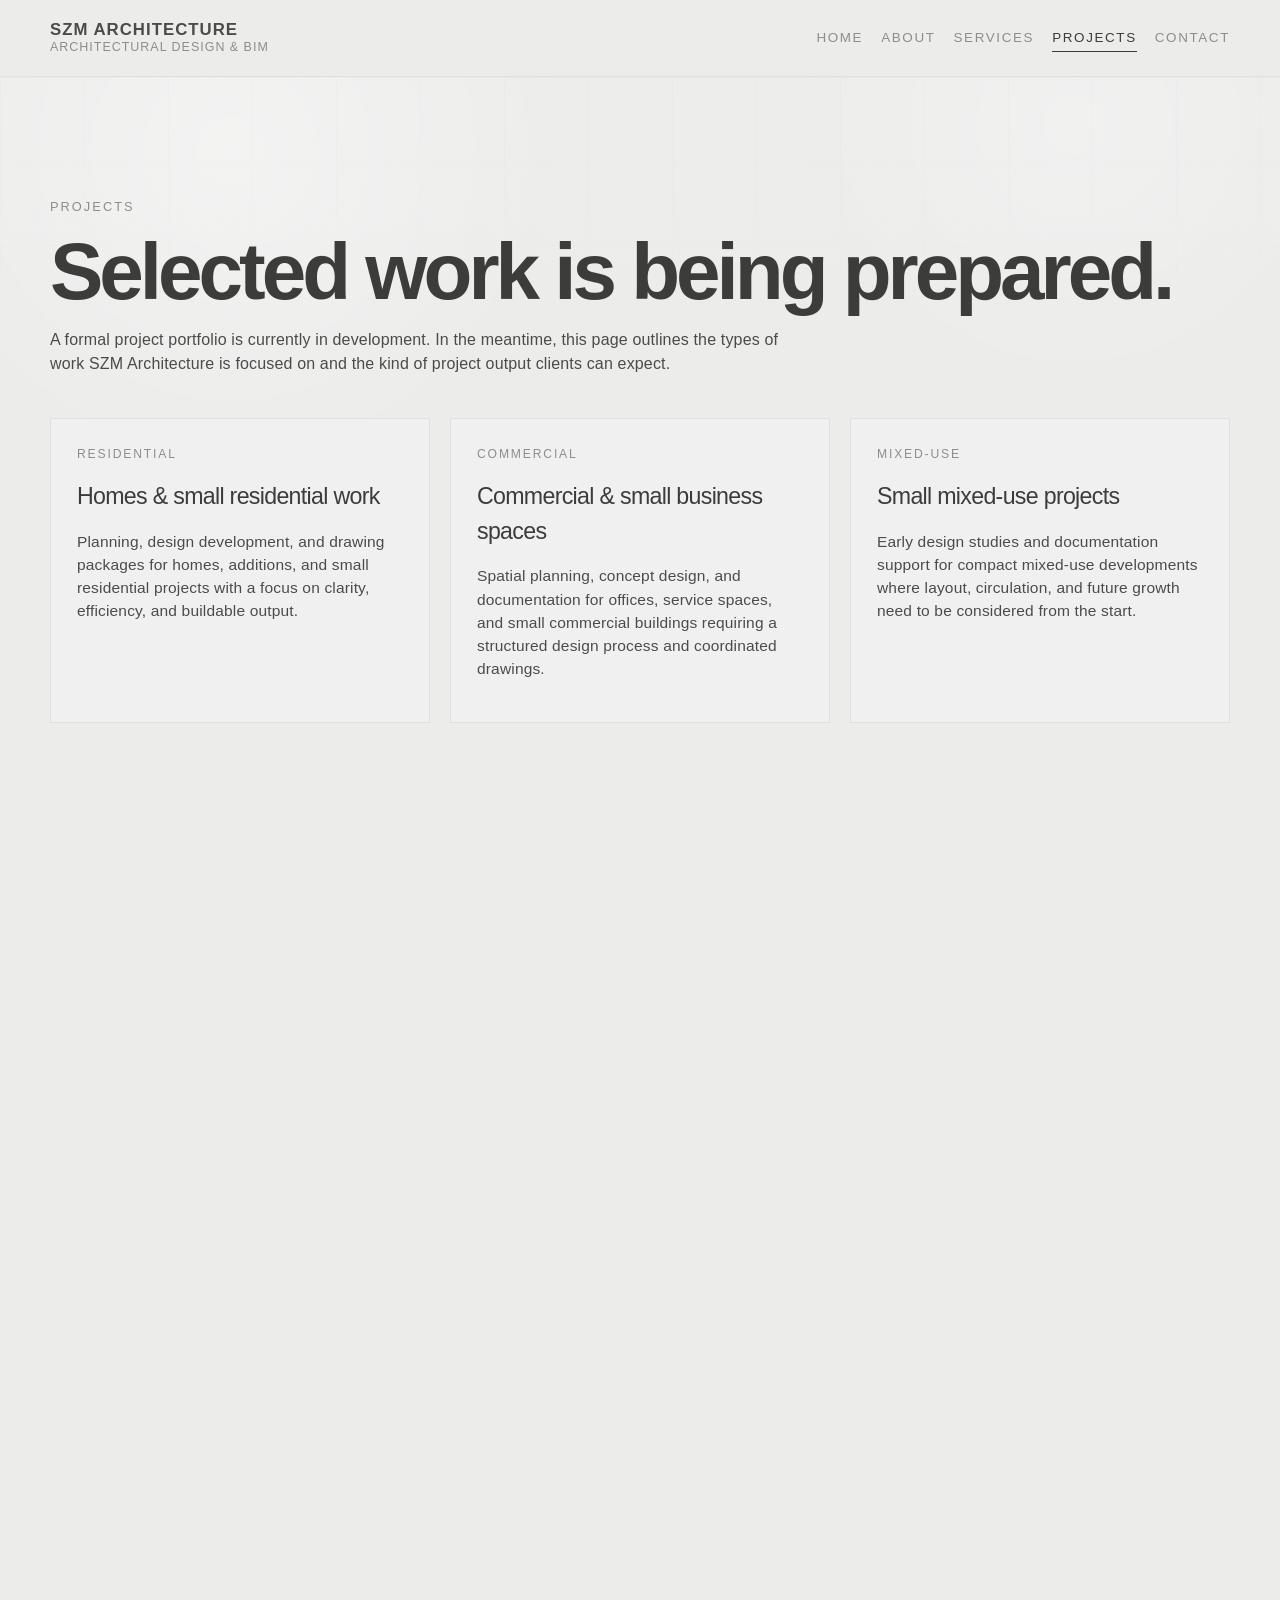
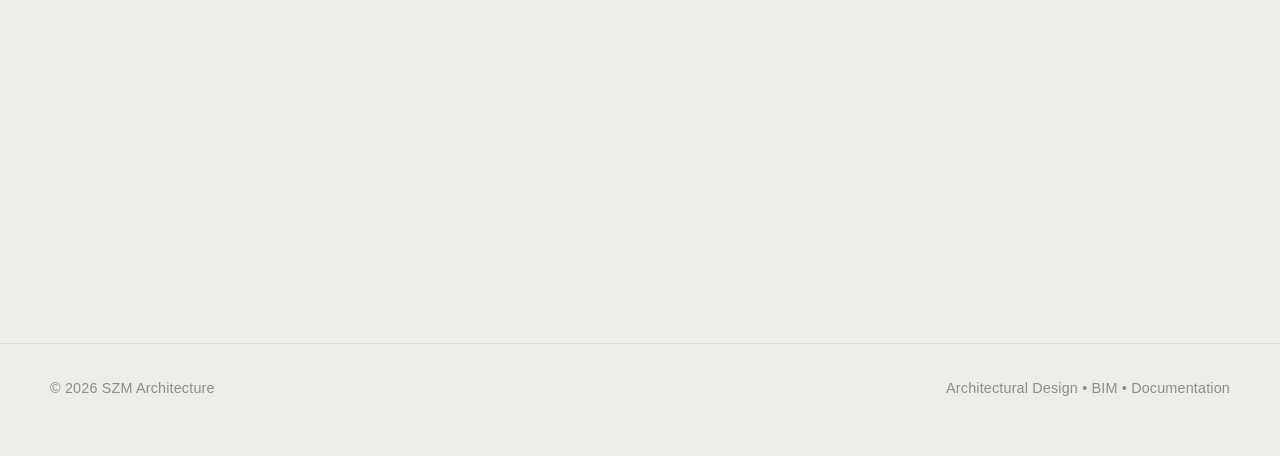
<file: projects/index.html>
<!DOCTYPE html>
<html lang="en">
<head>
  <meta charset="UTF-8" />
  <meta name="viewport" content="width=device-width, initial-scale=1.0" />
  <title>Projects | SZM Architecture</title>
  <meta
    name="description"
    content="Selected work, project types, and current architectural focus at SZM Architecture."
  />
  <link rel="icon" type="image/png" href="../favicon.png" />
  <link rel="stylesheet" href="../style.css" />
</head>
<body>
  <header class="site-header">
    <div class="wrap nav">
      <a class="brand" href="../">
        <span class="brand-mark">SZM ARCHITECTURE</span>
        <span class="brand-sub">Architectural Design & BIM</span>
      </a>

      <button
        class="nav-toggle"
        type="button"
        aria-expanded="false"
        aria-controls="navOverlay"
        aria-label="Open navigation menu"
      >
        <span></span>
        <span></span>
        <span></span>
      </button>

      <nav class="nav-links nav-links-inline" aria-label="Primary navigation">
        <a href="../">Home</a>
        <a href="../about/">About</a>
        <a href="../services/">Services</a>
        <a class="active" href="../projects/">Projects</a>
        <a href="../contact/">Contact</a>
      </nav>
    </div>
  </header>

  <div id="navOverlay" class="nav-overlay" aria-hidden="true">
    <div class="nav-overlay-brand" aria-hidden="true">
      <span class="nav-overlay-mark">SZM</span>
      <span class="nav-overlay-sub">Architecture</span>
    </div>

    <nav class="nav-overlay-menu" aria-label="Mobile navigation">
      <a class="nav-overlay-link" href="../">Home</a>
      <a class="nav-overlay-link" href="../about/">About</a>
      <a class="nav-overlay-link" href="../services/">Services</a>
      <a class="nav-overlay-link" href="../projects/">Projects</a>
      <a class="nav-overlay-link" href="../contact/">Contact</a>
    </nav>

    <div class="nav-overlay-meta">
      <span>Berbice, Guyana</span>
      <span>Architectural Design & BIM</span>
    </div>
  </div>

  <main>
    <section class="page-hero">
      <div class="wrap">
        <p class="page-eyebrow reveal">Projects</p>
        <h1 class="page-title reveal">Selected work is being prepared.</h1>
        <p class="page-copy reveal-soft">
          A formal project portfolio is currently in development. In the meantime,
          this page outlines the types of work SZM Architecture is focused on and
          the kind of project output clients can expect.
        </p>
      </div>
    </section>

    <section class="section">
      <div class="wrap">
        <div class="grid-3">
          <article class="card reveal">
            <div class="card-label">Residential</div>
            <h2 class="card-title">Homes & small residential work</h2>
            <p>
              Planning, design development, and drawing packages for homes,
              additions, and small residential projects with a focus on clarity,
              efficiency, and buildable output.
            </p>
          </article>

          <article class="card reveal-soft">
            <div class="card-label">Commercial</div>
            <h2 class="card-title">Commercial & small business spaces</h2>
            <p>
              Spatial planning, concept design, and documentation for offices,
              service spaces, and small commercial buildings requiring a
              structured design process and coordinated drawings.
            </p>
          </article>

          <article class="card reveal">
            <div class="card-label">Mixed-Use</div>
            <h2 class="card-title">Small mixed-use projects</h2>
            <p>
              Early design studies and documentation support for compact mixed-use
              developments where layout, circulation, and future growth need to
              be considered from the start.
            </p>
          </article>
        </div>
      </div>
    </section>

    <section class="section">
      <div class="wrap">
        <div class="section-head reveal">
          <div class="section-number">01 / Outputs</div>
          <div>
            <h2 class="section-title">Typical project outputs.</h2>
            <p class="section-intro">
              Depending on scope, project work may include concept studies, design
              development, BIM-based drafting, approval drawings, and
              construction-oriented documentation.
            </p>
          </div>
        </div>

        <div class="link-grid">
          <article class="card reveal">
            <div class="card-label">Concept</div>
            <h3 class="card-title">Early-stage design</h3>
            <p>
              Concept layouts, site response, zoning logic, preliminary plans,
              elevations, and presentation views.
            </p>
          </article>

          <article class="card reveal-soft">
            <div class="card-label">Development</div>
            <h3 class="card-title">Design refinement</h3>
            <p>
              Dimensioned plans, coordinated sections and elevations, and
              development of the selected design direction.
            </p>
          </article>

          <article class="card reveal">
            <div class="card-label">Documentation</div>
            <h3 class="card-title">Drawing production</h3>
            <p>
              Approval-ready and construction-oriented drawing sets developed
              through a clear, structured process.
            </p>
          </article>
        </div>
      </div>
    </section>

    <section class="section">
      <div class="wrap">
        <div class="section-head reveal-soft">
          <div class="section-number">02 / Current direction</div>
          <div>
            <h2 class="section-title">Portfolio development in progress.</h2>
            <p class="section-intro">
              As current and completed work is documented, this page will expand
              to include selected project sheets, drawings, visuals, and process
              summaries.
            </p>
          </div>
        </div>

        <div class="grid-2">
          <article class="card reveal-soft">
            <div class="card-label">Portfolio Update</div>
            <h3 class="card-title">Full project case studies coming soon.</h3>
            <p>
              The project page will grow over time to include selected
              residential, commercial, and mixed-use work with clearer visual
              presentation and project summaries.
            </p>
          </article>

          <article class="card reveal">
            <div class="card-label">In the meantime</div>
            <h3 class="card-title">Discuss a project directly.</h3>
            <p>
              If you would like to discuss a current or proposed project, send an
              enquiry or book a consultation to review scope, stage, and possible
              deliverables.
            </p>
            <div class="hero-actions" style="margin-top: 24px;">
              <a class="button" href="../contact/">Discuss a Project</a>
              <a
                class="button-secondary"
                href="https://calendar.app.google/FwE3691G6Maa2KWc8"
                target="_blank"
                rel="noopener"
              >
                Book Consultation
              </a>
            </div>
          </article>
        </div>
      </div>
    </section>
  </main>

  <button id="backToTop" class="back-to-top" type="button" aria-label="Back to top">
    <span class="back-to-top-arrow" aria-hidden="true">↑</span>
    <span class="back-to-top-text">Back to top</span>
  </button>

  <footer class="site-footer">
    <div class="wrap footer-row">
      <div>© <span id="year"></span> SZM Architecture</div>
      <div>Architectural Design • BIM • Documentation</div>
    </div>
  </footer>

  <script>
    const yearEl = document.getElementById("year");
    if (yearEl) {
      yearEl.textContent = new Date().getFullYear();
    }

    const header = document.querySelector(".site-header");
    const revealItems = document.querySelectorAll(".reveal, .reveal-soft");
    const backToTopBtn = document.getElementById("backToTop");
    const navToggle = document.querySelector(".nav-toggle");
    const navLinks = document.querySelector(".nav-links-inline");
    const navOverlay = document.getElementById("navOverlay");
    const overlayLinks = document.querySelectorAll(".nav-overlay-link");

    let navSettleTimer;
    let scrollTicking = false;

    document.body.classList.add("page-enter");
    requestAnimationFrame(() => {
      requestAnimationFrame(() => {
        document.body.classList.remove("page-enter");
      });
    });

    function updateHeaderState() {
      if (!header) return;

      if (window.scrollY > 16) {
        header.classList.add("scrolled");
      } else {
        header.classList.remove("scrolled");
      }
    }

    function updateRevealStates() {
      revealItems.forEach((item) => {
        const rect = item.getBoundingClientRect();
        const inViewportBand =
          rect.top < window.innerHeight * 0.88 &&
          rect.bottom > window.innerHeight * 0.12;

        if (inViewportBand) {
          item.classList.add("is-visible");
        } else {
          item.classList.remove("is-visible");
        }
      });
    }

    function updateBackToTop() {
      if (!backToTopBtn) return;

      if (window.scrollY > 500) {
        backToTopBtn.classList.add("is-visible");
      } else {
        backToTopBtn.classList.remove("is-visible");
      }
    }

    function openNav() {
      if (!navToggle || !navOverlay) return;

      clearTimeout(navSettleTimer);
      navOverlay.classList.add("is-open");
      navToggle.classList.add("is-open");
      navToggle.setAttribute("aria-expanded", "true");
      navOverlay.setAttribute("aria-hidden", "false");
      document.body.classList.add("nav-open");

      navSettleTimer = setTimeout(() => {
        navOverlay.classList.add("is-settled");
      }, 80);
    }

    function closeNav() {
      if (!navToggle || !navOverlay) return;

      clearTimeout(navSettleTimer);
      navOverlay.classList.remove("is-settled");
      navOverlay.classList.remove("is-open");
      navToggle.classList.remove("is-open");
      navToggle.setAttribute("aria-expanded", "false");
      navOverlay.setAttribute("aria-hidden", "true");
      document.body.classList.remove("nav-open");

      if (navLinks) {
        navLinks.classList.remove("is-open");
      }
    }

    function toggleNav() {
      if (!navOverlay) return;

      if (navOverlay.classList.contains("is-open")) {
        closeNav();
      } else {
        openNav();
      }
    }

    const observer = new IntersectionObserver((entries) => {
      entries.forEach((entry) => {
        const rect = entry.boundingClientRect;
        const inViewportBand =
          rect.top < window.innerHeight * 0.88 &&
          rect.bottom > window.innerHeight * 0.12;

        if (entry.isIntersecting && inViewportBand) {
          entry.target.classList.add("is-visible");
        } else {
          entry.target.classList.remove("is-visible");
        }
      });
    }, {
      threshold: [0, 0.12, 0.25, 0.45, 0.65, 0.85, 1]
    });

    revealItems.forEach((item) => observer.observe(item));

    document.querySelectorAll("a[href]").forEach((link) => {
      const href = link.getAttribute("href");

      if (
        href &&
        !href.startsWith("#") &&
        !href.startsWith("mailto:") &&
        !href.startsWith("tel:") &&
        !link.hasAttribute("target")
      ) {
        link.addEventListener("click", (e) => {
          const url = new URL(link.href, window.location.href);

          if (url.origin === window.location.origin) {
            closeNav();
            e.preventDefault();
            document.body.classList.add("page-leave");

            setTimeout(() => {
              window.location.href = url.href;
            }, 320);
          }
        });
      }
    });

    overlayLinks.forEach((link) => {
      link.addEventListener("click", () => {
        closeNav();
      });
    });

    if (backToTopBtn) {
      backToTopBtn.addEventListener("click", () => {
        window.scrollTo({
          top: 0,
          behavior: "smooth"
        });
      });
    }

    if (navToggle) {
      navToggle.addEventListener("click", toggleNav);
    }

    document.addEventListener("click", (e) => {
      if (!navToggle || !navOverlay) return;

      const clickedInsideOverlay = navOverlay.contains(e.target);
      const clickedToggle = navToggle.contains(e.target);

      if (!clickedInsideOverlay && !clickedToggle) {
        closeNav();
      }
    });

    document.addEventListener("keydown", (e) => {
      if (e.key === "Escape") {
        closeNav();
      }
    });

    function onScroll() {
      if (scrollTicking) return;
      scrollTicking = true;

      requestAnimationFrame(() => {
        updateHeaderState();
        updateRevealStates();
        updateBackToTop();
        scrollTicking = false;
      });
    }

    window.addEventListener("scroll", onScroll, { passive: true });

    window.addEventListener("resize", () => {
      if (window.innerWidth >= 720) {
        closeNav();
      }

      updateRevealStates();
    });

    window.addEventListener("load", () => {
      updateHeaderState();
      updateRevealStates();
      updateBackToTop();
    });

    updateHeaderState();
    updateRevealStates();
    updateBackToTop();
  </script>
</body>
</html>
</file>
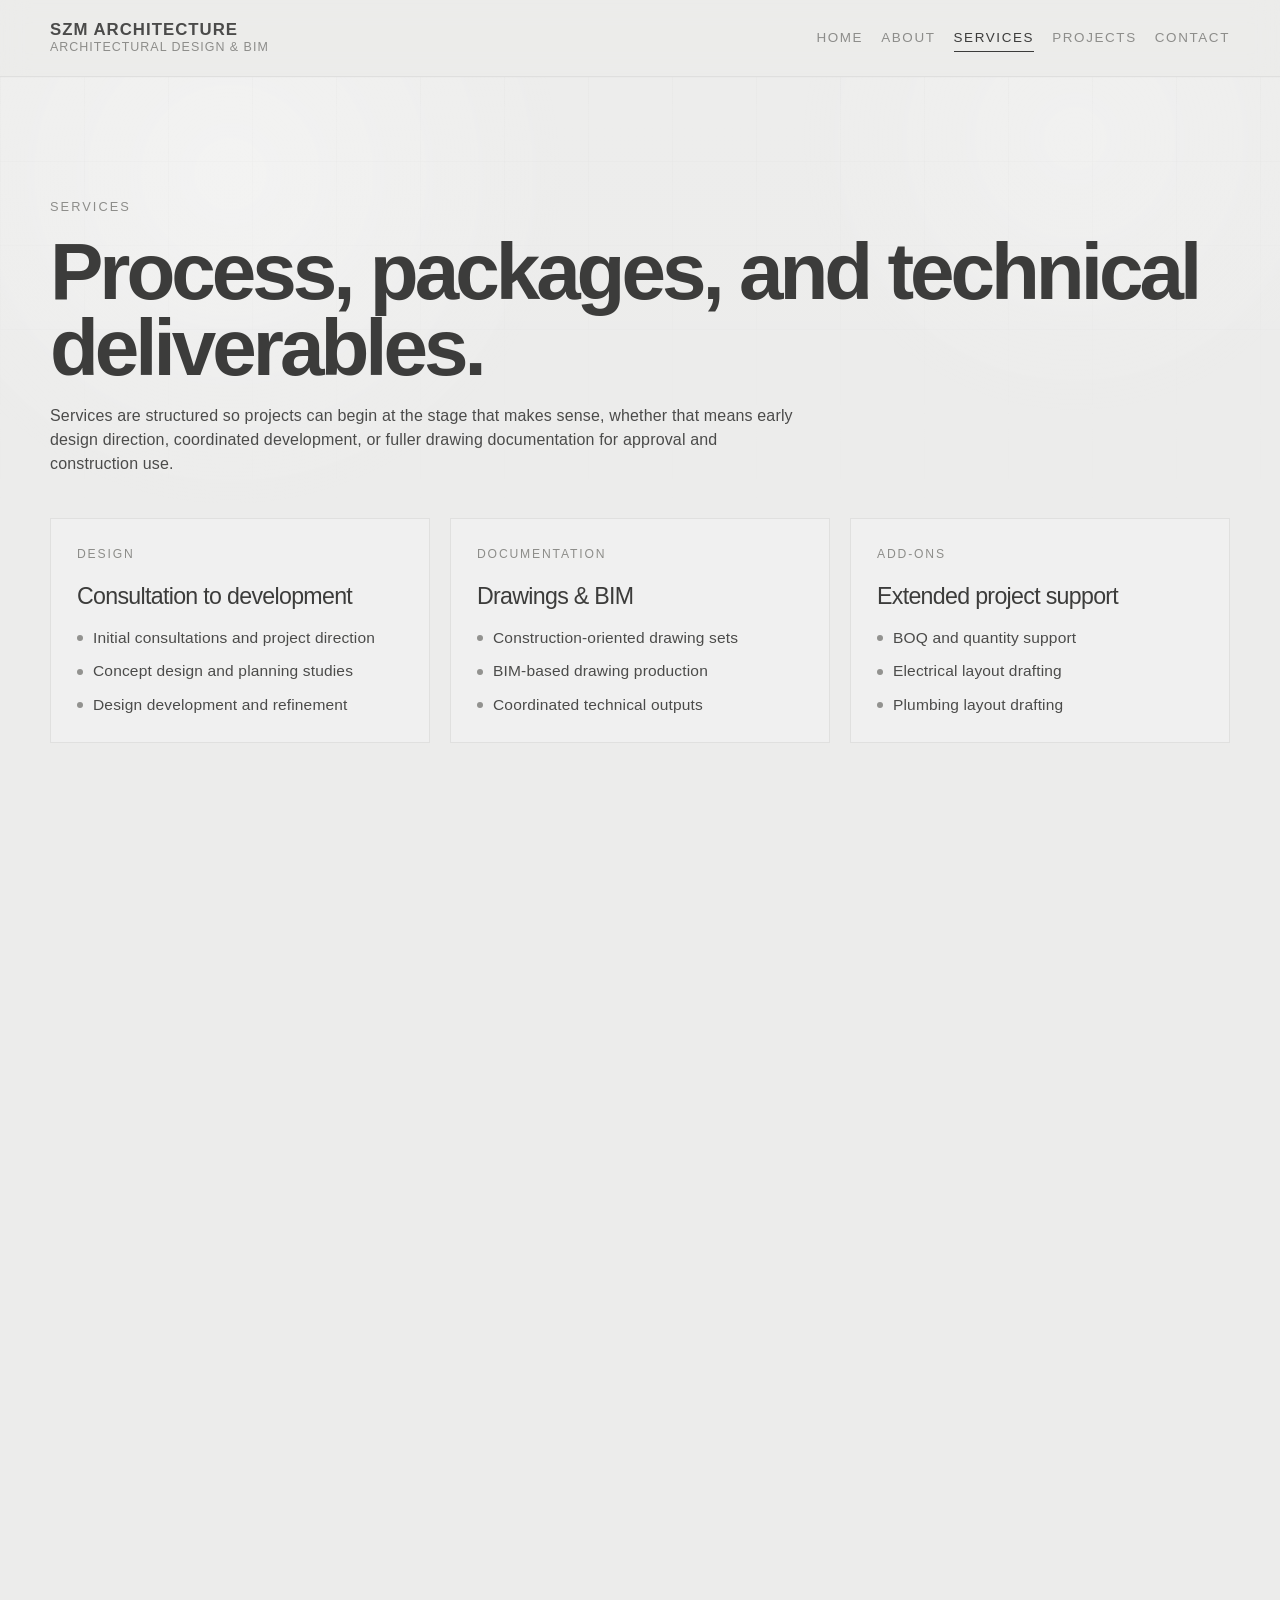
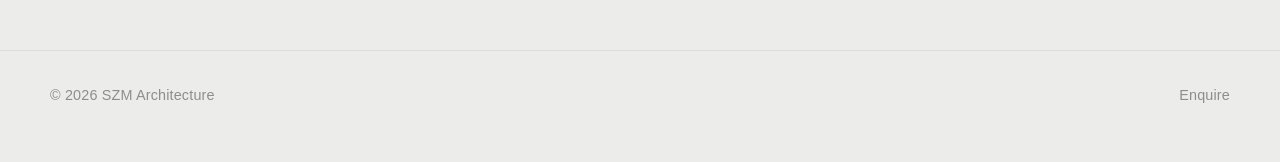
<file: services/index.html>
<!DOCTYPE html>
<html lang="en">
<head>
  <meta charset="UTF-8" />
  <meta name="viewport" content="width=device-width, initial-scale=1.0" />
  <title>Services | SZM Architecture</title>
  <meta
    name="description"
    content="Service stages, packages, deliverables, and technical support by SZM Architecture."
  />
  <link rel="icon" type="image/png" href="../favicon.png" />
  <link rel="stylesheet" href="../style.css" />
</head>
<body>
  <header class="site-header">
    <div class="wrap nav">
      <a class="brand" href="../">
        <span class="brand-mark">SZM ARCHITECTURE</span>
        <span class="brand-sub">Architectural Design & BIM</span>
      </a>

      <button
        class="nav-toggle"
        type="button"
        aria-expanded="false"
        aria-controls="navOverlay"
        aria-label="Open navigation menu"
      >
        <span></span>
        <span></span>
        <span></span>
      </button>

      <nav class="nav-links nav-links-inline" aria-label="Primary navigation">
        <a href="../">Home</a>
        <a href="../about/">About</a>
        <a class="active" href="../services/">Services</a>
        <a href="../projects/">Projects</a>
        <a href="../contact/">Contact</a>
      </nav>
    </div>
  </header>

  <div id="navOverlay" class="nav-overlay" aria-hidden="true">
    <div class="nav-overlay-brand" aria-hidden="true">
      <span class="nav-overlay-mark">SZM</span>
      <span class="nav-overlay-sub">Architecture</span>
    </div>

    <nav class="nav-overlay-menu" aria-label="Mobile navigation">
      <a class="nav-overlay-link" href="../">Home</a>
      <a class="nav-overlay-link" href="../about/">About</a>
      <a class="nav-overlay-link" href="../services/">Services</a>
      <a class="nav-overlay-link" href="../projects/">Projects</a>
      <a class="nav-overlay-link" href="../contact/">Contact</a>
    </nav>

    <div class="nav-overlay-meta">
      <span>Berbice, Guyana</span>
      <span>Architectural Design & BIM</span>
    </div>
  </div>

  <main>
    <section class="page-hero">
      <div class="wrap">
        <p class="page-eyebrow reveal">Services</p>
        <h1 class="page-title reveal">Process, packages, and technical deliverables.</h1>
        <p class="page-copy reveal-soft">
          Services are structured so projects can begin at the stage that makes
          sense, whether that means early design direction, coordinated
          development, or fuller drawing documentation for approval and
          construction use.
        </p>
      </div>
    </section>

    <section class="section">
      <div class="wrap grid-3">
        <article class="card reveal">
          <div class="card-label">Design</div>
          <h2 class="card-title">Consultation to development</h2>
          <ul class="clean-list">
            <li>Initial consultations and project direction</li>
            <li>Concept design and planning studies</li>
            <li>Design development and refinement</li>
          </ul>
        </article>

        <article class="card reveal-soft">
          <div class="card-label">Documentation</div>
          <h2 class="card-title">Drawings & BIM</h2>
          <ul class="clean-list">
            <li>Construction-oriented drawing sets</li>
            <li>BIM-based drawing production</li>
            <li>Coordinated technical outputs</li>
          </ul>
        </article>

        <article class="card reveal">
          <div class="card-label">Add-ons</div>
          <h2 class="card-title">Extended project support</h2>
          <ul class="clean-list">
            <li>BOQ and quantity support</li>
            <li>Electrical layout drafting</li>
            <li>Plumbing layout drafting</li>
          </ul>
        </article>
      </div>
    </section>

    <section class="section">
      <div class="wrap">
        <div class="section-head reveal">
          <div class="section-number">01 / Process</div>
          <div>
            <h2 class="section-title">Project workflow</h2>
            <p class="section-intro">
              Projects may be engaged at one stage only or carried through as a
              complete service, depending on scope, budget, and what information
              is already in place.
            </p>
          </div>
        </div>

        <div class="grid-3">
          <article class="card reveal">
            <div class="card-label">01</div>
            <h3 class="card-title">Consultation</h3>
            <p>Initial brief, site review, expectations, constraints, and scope definition.</p>
          </article>

          <article class="card reveal-soft">
            <div class="card-label">02</div>
            <h3 class="card-title">Concept Design</h3>
            <p>Early planning, layout direction, massing, and general design intent.</p>
          </article>

          <article class="card reveal">
            <div class="card-label">03</div>
            <h3 class="card-title">Design Development</h3>
            <p>Refinement, coordination, dimensioning, and a more resolved technical direction.</p>
          </article>

          <article class="card reveal-soft">
            <div class="card-label">04</div>
            <h3 class="card-title">Documentation</h3>
            <p>Drawing information developed for approval, coordination, and construction-oriented use.</p>
          </article>

          <article class="card reveal">
            <div class="card-label">05</div>
            <h3 class="card-title">Optional Services</h3>
            <p>Additional drafting and support services added only where they are actually needed.</p>
          </article>
        </div>
      </div>
    </section>

    <section class="section">
      <div class="wrap">
        <div class="section-head reveal-soft">
          <div class="section-number">02 / Packages</div>
          <div>
            <h2 class="section-title">Service packages</h2>
            <p class="section-intro">
              The package structure allows projects to begin with design only,
              continue through development, or move toward a fuller drawing set.
            </p>
          </div>
        </div>

        <div class="grid-3">
          <article class="card reveal">
            <div class="card-label">Package A</div>
            <h3 class="card-title">Concept Design</h3>
            <p>
              Best suited for clients in early planning stages who need design
              direction, general layout thinking, and a stronger starting point
              before moving into technical development.
            </p>
          </article>

          <article class="card reveal-soft">
            <div class="card-label">Package B</div>
            <h3 class="card-title">Design + Development</h3>
            <p>
              Best suited for clients who require a more coordinated,
              dimensioned, and resolved design before progressing toward
              construction planning.
            </p>
          </article>

          <article class="card reveal">
            <div class="card-label">Package C</div>
            <h3 class="card-title">Full Service</h3>
            <p>
              Best suited for clients who require a fuller, construction-ready
              drawing package with broader technical coverage and supporting
              information.
            </p>
          </article>
        </div>
      </div>
    </section>

    <section class="section">
      <div class="wrap">
        <div class="section-head reveal">
          <div class="section-number">03 / Deliverables</div>
          <div>
            <h2 class="section-title">Drawings included</h2>
            <p class="section-intro">
              Deliverables vary by package, with earlier stages focused on
              direction and later stages carrying more technical depth.
            </p>
          </div>
        </div>

        <div style="overflow-x: auto;" class="reveal-soft">
          <table class="drawings-table">
            <thead>
              <tr>
                <th>Drawing</th>
                <th>Concept</th>
                <th>Development</th>
                <th>Full</th>
              </tr>
            </thead>
            <tbody>
              <tr>
                <td>Floor Plans</td>
                <td><span class="yes">Concept</span></td>
                <td><span class="yes">Dimensioned</span></td>
                <td><span class="yes">Detailed</span></td>
              </tr>
              <tr>
                <td>Site Layout</td>
                <td><span class="yes">Included</span></td>
                <td><span class="yes">Included</span></td>
                <td><span class="yes">Included</span></td>
              </tr>
              <tr>
                <td>Elevations</td>
                <td><span class="yes">Basic</span></td>
                <td><span class="yes">Included</span></td>
                <td><span class="yes">Included</span></td>
              </tr>
              <tr>
                <td>Sections</td>
                <td><span class="no">Not included</span></td>
                <td><span class="yes">Included</span></td>
                <td><span class="yes">Included</span></td>
              </tr>
              <tr>
                <td>Dimensions</td>
                <td><span class="no">Not included</span></td>
                <td><span class="yes">Included</span></td>
                <td><span class="yes">Included</span></td>
              </tr>
              <tr>
                <td>Schedules</td>
                <td><span class="no">Not included</span></td>
                <td><span class="yes">Basic</span></td>
                <td><span class="yes">Included</span></td>
              </tr>
              <tr>
                <td>Details</td>
                <td><span class="no">Not included</span></td>
                <td><span class="no">Not included</span></td>
                <td><span class="yes">Included</span></td>
              </tr>
            </tbody>
          </table>
        </div>
      </div>
    </section>

    <section class="section">
      <div class="wrap">
        <div class="section-head reveal-soft">
          <div class="section-number">04 / Book</div>
          <div>
            <h2 class="section-title">Discuss the right service path.</h2>
            <p class="section-intro">
              If you are unsure which package fits the project, book a
              consultation or send an enquiry and the scope can be reviewed
              first.
            </p>

            <div class="hero-actions" style="margin-top: 28px;">
              <a
                class="button"
                href="https://calendar.app.google/FwE3691G6Maa2KWc8"
                target="_blank"
                rel="noopener"
              >
                Book Consultation
              </a>
              <a class="button-secondary" href="../contact/">
                Send Enquiry
              </a>
            </div>
          </div>
        </div>
      </div>
    </section>
  </main>

  <button id="backToTop" class="back-to-top" type="button" aria-label="Back to top">
    <span class="back-to-top-arrow" aria-hidden="true">↑</span>
    <span class="back-to-top-text">Back to top</span>
  </button>

  <footer class="site-footer">
    <div class="wrap footer-row">
      <div>© <span id="year"></span> SZM Architecture</div>
      <div><a href="../contact/">Enquire</a></div>
    </div>
  </footer>

  <script>
    const yearEl = document.getElementById("year");
    if (yearEl) {
      yearEl.textContent = new Date().getFullYear();
    }

    const header = document.querySelector(".site-header");
    const revealItems = document.querySelectorAll(".reveal, .reveal-soft");
    const backToTopBtn = document.getElementById("backToTop");
    const navToggle = document.querySelector(".nav-toggle");
    const navLinks = document.querySelector(".nav-links-inline");
    const navOverlay = document.getElementById("navOverlay");
    const overlayLinks = document.querySelectorAll(".nav-overlay-link");

    let navSettleTimer;
    let scrollTicking = false;

    document.body.classList.add("page-enter");
    requestAnimationFrame(() => {
      requestAnimationFrame(() => {
        document.body.classList.remove("page-enter");
      });
    });

    function updateHeaderState() {
      if (!header) return;

      if (window.scrollY > 16) {
        header.classList.add("scrolled");
      } else {
        header.classList.remove("scrolled");
      }
    }

    function updateRevealStates() {
      revealItems.forEach((item) => {
        const rect = item.getBoundingClientRect();
        const inViewportBand =
          rect.top < window.innerHeight * 0.88 &&
          rect.bottom > window.innerHeight * 0.12;

        if (inViewportBand) {
          item.classList.add("is-visible");
        } else {
          item.classList.remove("is-visible");
        }
      });
    }

    function updateBackToTop() {
      if (!backToTopBtn) return;

      if (window.scrollY > 500) {
        backToTopBtn.classList.add("is-visible");
      } else {
        backToTopBtn.classList.remove("is-visible");
      }
    }

    function openNav() {
      if (!navToggle || !navOverlay) return;

      clearTimeout(navSettleTimer);
      navOverlay.classList.add("is-open");
      navToggle.classList.add("is-open");
      navToggle.setAttribute("aria-expanded", "true");
      navOverlay.setAttribute("aria-hidden", "false");
      document.body.classList.add("nav-open");

      navSettleTimer = setTimeout(() => {
        navOverlay.classList.add("is-settled");
      }, 80);
    }

    function closeNav() {
      if (!navToggle || !navOverlay) return;

      clearTimeout(navSettleTimer);
      navOverlay.classList.remove("is-settled");
      navOverlay.classList.remove("is-open");
      navToggle.classList.remove("is-open");
      navToggle.setAttribute("aria-expanded", "false");
      navOverlay.setAttribute("aria-hidden", "true");
      document.body.classList.remove("nav-open");

      if (navLinks) {
        navLinks.classList.remove("is-open");
      }
    }

    function toggleNav() {
      if (!navOverlay) return;

      if (navOverlay.classList.contains("is-open")) {
        closeNav();
      } else {
        openNav();
      }
    }

    const observer = new IntersectionObserver((entries) => {
      entries.forEach((entry) => {
        const rect = entry.boundingClientRect;
        const inViewportBand =
          rect.top < window.innerHeight * 0.88 &&
          rect.bottom > window.innerHeight * 0.12;

        if (entry.isIntersecting && inViewportBand) {
          entry.target.classList.add("is-visible");
        } else {
          entry.target.classList.remove("is-visible");
        }
      });
    }, {
      threshold: [0, 0.12, 0.25, 0.45, 0.65, 0.85, 1]
    });

    revealItems.forEach((item) => observer.observe(item));

    document.querySelectorAll("a[href]").forEach((link) => {
      const href = link.getAttribute("href");

      if (
        href &&
        !href.startsWith("#") &&
        !href.startsWith("mailto:") &&
        !href.startsWith("tel:") &&
        !link.hasAttribute("target")
      ) {
        link.addEventListener("click", (e) => {
          const url = new URL(link.href, window.location.href);

          if (url.origin === window.location.origin) {
            closeNav();
            e.preventDefault();
            document.body.classList.add("page-leave");

            setTimeout(() => {
              window.location.href = url.href;
            }, 320);
          }
        });
      }
    });

    overlayLinks.forEach((link) => {
      link.addEventListener("click", () => {
        closeNav();
      });
    });

    if (backToTopBtn) {
      backToTopBtn.addEventListener("click", () => {
        window.scrollTo({
          top: 0,
          behavior: "smooth"
        });
      });
    }

    if (navToggle) {
      navToggle.addEventListener("click", toggleNav);
    }

    document.addEventListener("click", (e) => {
      if (!navToggle || !navOverlay) return;

      const clickedInsideOverlay = navOverlay.contains(e.target);
      const clickedToggle = navToggle.contains(e.target);

      if (!clickedInsideOverlay && !clickedToggle) {
        closeNav();
      }
    });

    document.addEventListener("keydown", (e) => {
      if (e.key === "Escape") {
        closeNav();
      }
    });

    function onScroll() {
      if (scrollTicking) return;
      scrollTicking = true;

      requestAnimationFrame(() => {
        updateHeaderState();
        updateRevealStates();
        updateBackToTop();
        scrollTicking = false;
      });
    }

    window.addEventListener("scroll", onScroll, { passive: true });

    window.addEventListener("resize", () => {
      if (window.innerWidth >= 720) {
        closeNav();
      }

      updateRevealStates();
    });

    window.addEventListener("load", () => {
      updateHeaderState();
      updateRevealStates();
      updateBackToTop();
    });

    updateHeaderState();
    updateRevealStates();
    updateBackToTop();
  </script>
</body>
</html>
</file>
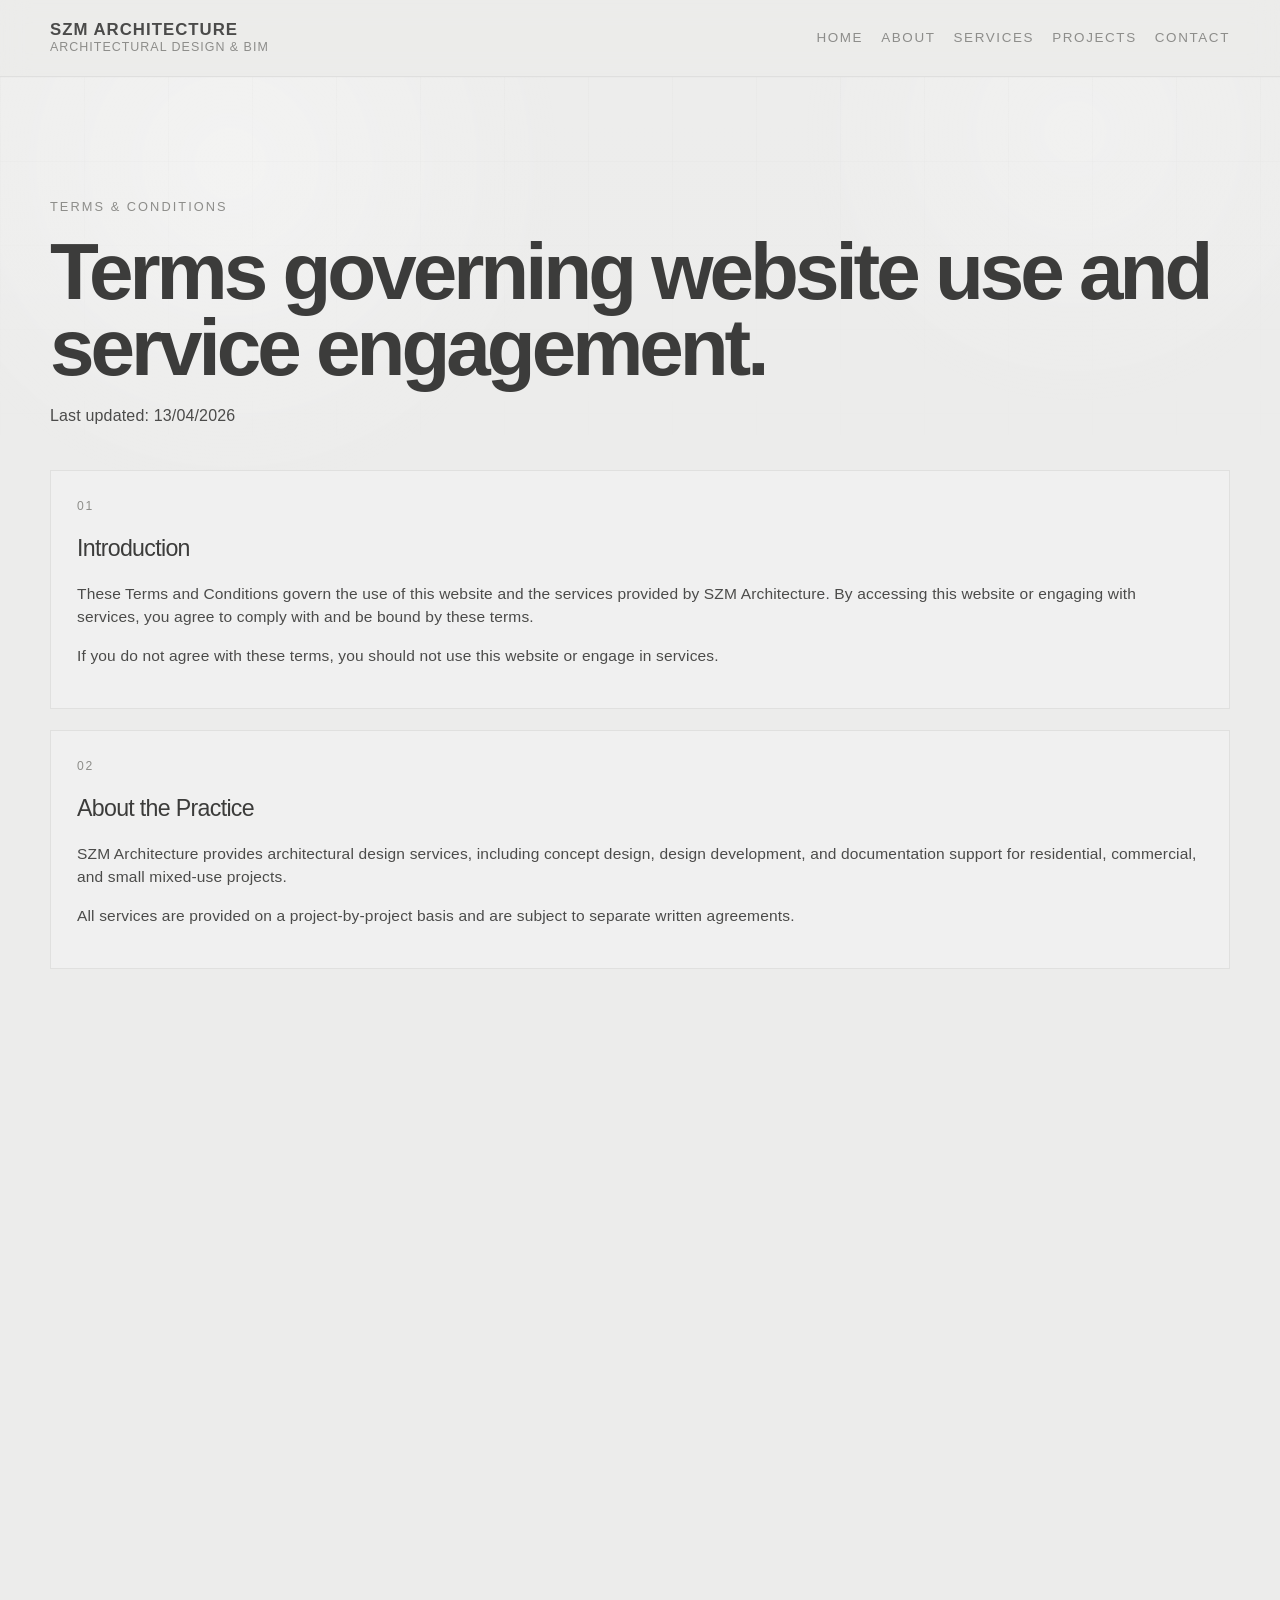
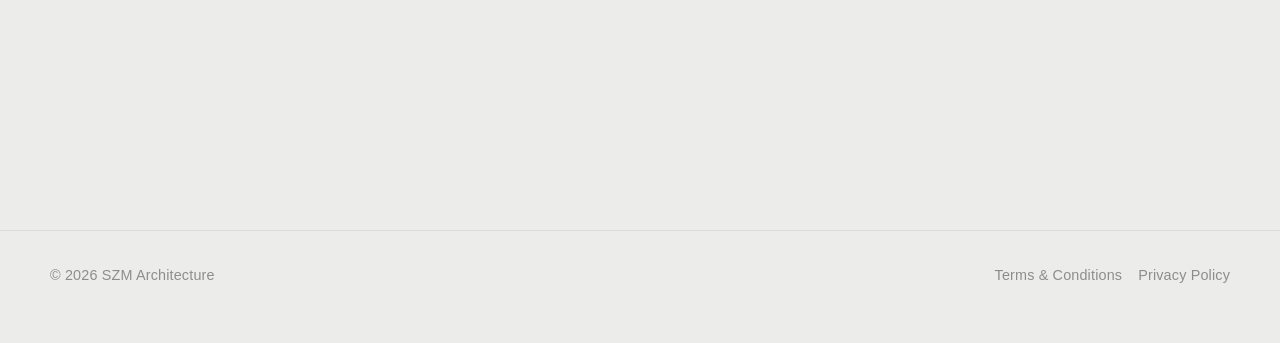
<file: terms/index.html>
<!DOCTYPE html>
<html lang="en">
<head>
  <meta charset="UTF-8" />
  <meta name="viewport" content="width=device-width, initial-scale=1.0" />
  <title>Terms & Conditions | SZM Architecture</title>
  <meta name="description" content="Terms and Conditions for use of the SZM Architecture website and services." />
  <link rel="icon" type="image/png" href="../favicon.png" />
  <link rel="stylesheet" href="../style.css" />
</head>
<body>
  <header class="site-header">
    <div class="wrap nav">
      <a class="brand" href="../">
        <span class="brand-mark">SZM ARCHITECTURE</span>
        <span class="brand-sub">Architectural Design & BIM</span>
      </a>

      <button
        class="nav-toggle"
        type="button"
        aria-expanded="false"
        aria-controls="navOverlay"
        aria-label="Open navigation menu"
      >
        <span></span>
        <span></span>
        <span></span>
      </button>

      <nav class="nav-links nav-links-inline" aria-label="Primary navigation">
        <a href="../">Home</a>
        <a href="../about/">About</a>
        <a href="../services/">Services</a>
        <a href="../projects/">Projects</a>
        <a href="../contact/">Contact</a>
      </nav>
    </div>
  </header>

  <div id="navOverlay" class="nav-overlay" aria-hidden="true">
    <div class="nav-overlay-brand" aria-hidden="true">
      <span class="nav-overlay-mark">SZM</span>
      <span class="nav-overlay-sub">Architecture</span>
    </div>

    <nav class="nav-overlay-menu" aria-label="Mobile navigation">
      <a class="nav-overlay-link" href="../">Home</a>
      <a class="nav-overlay-link" href="../about/">About</a>
      <a class="nav-overlay-link" href="../services/">Services</a>
      <a class="nav-overlay-link" href="../projects/">Projects</a>
      <a class="nav-overlay-link" href="../contact/">Contact</a>
    </nav>

    <div class="nav-overlay-meta">
      <span>Berbice, Guyana</span>
      <span>Architectural Design & BIM</span>
    </div>
  </div>

  <main>
    <section class="page-hero">
      <div class="wrap">
        <p class="page-eyebrow reveal">Terms & Conditions</p>
        <h1 class="page-title reveal">Terms governing website use and service engagement.</h1>
        <p class="page-copy reveal-soft">
          Last updated: 13/04/2026
        </p>
      </div>
    </section>

    <section class="section">
      <div class="wrap" style="display:grid; gap:20px;">
        <article class="card reveal">
          <div class="card-label">01</div>
          <h2 class="card-title">Introduction</h2>
          <p>
            These Terms and Conditions govern the use of this website and the services
            provided by SZM Architecture. By accessing this website or engaging with
            services, you agree to comply with and be bound by these terms.
          </p>
          <p>
            If you do not agree with these terms, you should not use this website or
            engage in services.
          </p>
        </article>

        <article class="card reveal-soft">
          <div class="card-label">02</div>
          <h2 class="card-title">About the Practice</h2>
          <p>
            SZM Architecture provides architectural design services, including concept
            design, design development, and documentation support for residential,
            commercial, and small mixed-use projects.
          </p>
          <p>
            All services are provided on a project-by-project basis and are subject to
            separate written agreements.
          </p>
        </article>

        <article class="card reveal">
          <div class="card-label">03</div>
          <h2 class="card-title">Use of Website</h2>
          <p>
            This website is intended to provide general information about services,
            process, and project approach.
          </p>
          <p>You agree not to:</p>
          <ul class="clean-list">
            <li>misuse or attempt to disrupt the website</li>
            <li>use content without permission</li>
            <li>submit false or misleading information through forms</li>
          </ul>
          <p>
            All information provided on this website is for general guidance and does
            not constitute professional advice.
          </p>
        </article>

        <article class="card reveal-soft">
          <div class="card-label">04</div>
          <h2 class="card-title">Intellectual Property</h2>
          <p>
            All content on this website, including text, drawings, graphics, branding,
            and layout, is the property of SZM Architecture unless otherwise stated.
          </p>
          <p>You may not:</p>
          <ul class="clean-list">
            <li>reproduce</li>
            <li>distribute</li>
            <li>modify</li>
            <li>reuse</li>
          </ul>
          <p>
            any content without prior written permission.
          </p>
        </article>

        <article class="card reveal">
          <div class="card-label">05</div>
          <h2 class="card-title">Enquiries and Communication</h2>
          <p>When submitting an enquiry through this website:</p>
          <ul class="clean-list">
            <li>you agree that the information provided is accurate</li>
            <li>you understand that submission does not form a contract</li>
            <li>SZM Architecture is not obligated to accept or respond to all enquiries</li>
          </ul>
          <p>
            Communication following an enquiry does not constitute a formal agreement
            unless confirmed in writing.
          </p>
        </article>

        <article class="card reveal-soft">
          <div class="card-label">06</div>
          <h2 class="card-title">Services and Agreements</h2>
          <p>
            All architectural services are governed by a separate written proposal and
            service agreement.
          </p>
          <p>These documents define:</p>
          <ul class="clean-list">
            <li>scope of work</li>
            <li>deliverables</li>
            <li>timelines</li>
            <li>fees</li>
            <li>responsibilities</li>
          </ul>
          <p>
            No services will be considered active until both parties agree to these terms.
          </p>
        </article>

        <article class="card reveal">
          <div class="card-label">07</div>
          <h2 class="card-title">Fees and Payments</h2>
          <p>Fees for services are defined within project-specific agreements.</p>
          <p>Unless otherwise stated:</p>
          <ul class="clean-list">
            <li>payments must be made according to agreed milestones</li>
            <li>work may be paused if payments are not received</li>
            <li>all fees are non-refundable once work has commenced</li>
          </ul>
        </article>

        <article class="card reveal-soft">
          <div class="card-label">08</div>
          <h2 class="card-title">Limitation of Liability</h2>
          <p>
            SZM Architecture will perform services with reasonable skill and care;
            however:
          </p>
          <ul class="clean-list">
            <li>no guarantees are made regarding approvals, permits, or construction outcomes</li>
            <li>SZM Architecture is not responsible for actions taken by third parties, including contractors or consultants</li>
            <li>use of information from this website is at your own risk</li>
          </ul>
          <p>
            To the maximum extent permitted by law, SZM Architecture is not liable for
            indirect, incidental, or consequential damages.
          </p>
        </article>

        <article class="card reveal">
          <div class="card-label">09</div>
          <h2 class="card-title">Third-Party Involvement</h2>
          <p>
            Projects may involve third-party consultants, including engineers and
            contractors. SZM Architecture is not responsible for:
          </p>
          <ul class="clean-list">
            <li>their performance</li>
            <li>their documentation</li>
            <li>their construction execution</li>
          </ul>
          <p>
            Coordination may be provided where agreed but does not transfer liability.
          </p>
        </article>

        <article class="card reveal-soft">
          <div class="card-label">10</div>
          <h2 class="card-title">Project Scope and Changes</h2>
          <p>
            All work is limited to the agreed scope defined in the service agreement.
          </p>
          <p>Any:</p>
          <ul class="clean-list">
            <li>additional work</li>
            <li>revisions beyond agreed limits</li>
            <li>changes in direction</li>
          </ul>
          <p>
            may result in additional fees and revised timelines.
          </p>
        </article>

        <article class="card reveal">
          <div class="card-label">11</div>
          <h2 class="card-title">Termination</h2>
          <p>
            Either party may terminate a project in accordance with the terms outlined
            in the service agreement.
          </p>
          <p>In such cases:</p>
          <ul class="clean-list">
            <li>fees for work completed up to termination remain payable</li>
            <li>deliverables may be issued proportionally</li>
          </ul>
        </article>

        <article class="card reveal-soft">
          <div class="card-label">12</div>
          <h2 class="card-title">Privacy</h2>
          <p>
            Information submitted through this website is handled in accordance with
            the Privacy Policy.
          </p>
          <p>
            SZM Architecture does not sell or share personal information with third
            parties unless required for project execution or by law.
          </p>
        </article>

        <article class="card reveal">
          <div class="card-label">13</div>
          <h2 class="card-title">Changes to Terms</h2>
          <p>
            SZM Architecture reserves the right to update these Terms and Conditions
            at any time.
          </p>
          <p>
            Changes will be effective upon posting to the website.
          </p>
        </article>

        <article class="card reveal-soft">
          <div class="card-label">14</div>
          <h2 class="card-title">Governing Law</h2>
          <p>
            These Terms and Conditions are governed by the laws of the applicable
            jurisdiction in which SZM Architecture operates.
          </p>
        </article>
      </div>
    </section>
  </main>

  <button id="backToTop" class="back-to-top" type="button" aria-label="Back to top">
    <span class="back-to-top-arrow" aria-hidden="true">↑</span>
    <span class="back-to-top-text">Back to top</span>
  </button>

  <footer class="site-footer">
    <div class="wrap footer-row">
      <div>© <span id="year"></span> SZM Architecture</div>
      <div style="display:flex; gap:16px; flex-wrap:wrap;">
        <a href="../terms/">Terms & Conditions</a>
        <a href="../privacy/">Privacy Policy</a>
      </div>
    </div>
  </footer>

  <script>
    const yearEl = document.getElementById("year");
    if (yearEl) {
      yearEl.textContent = new Date().getFullYear();
    }

    const header = document.querySelector(".site-header");
    const revealItems = document.querySelectorAll(".reveal, .reveal-soft");
    const backToTopBtn = document.getElementById("backToTop");
    const navToggle = document.querySelector(".nav-toggle");
    const navLinks = document.querySelector(".nav-links-inline");
    const navOverlay = document.getElementById("navOverlay");
    const overlayLinks = document.querySelectorAll(".nav-overlay-link");

    let navSettleTimer;
    let scrollTicking = false;

    document.body.classList.add("page-enter");
    requestAnimationFrame(() => {
      requestAnimationFrame(() => {
        document.body.classList.remove("page-enter");
      });
    });

    function updateHeaderState() {
      if (!header) return;

      if (window.scrollY > 16) {
        header.classList.add("scrolled");
      } else {
        header.classList.remove("scrolled");
      }
    }

    function updateRevealStates() {
      revealItems.forEach((item) => {
        const rect = item.getBoundingClientRect();
        const inViewportBand =
          rect.top < window.innerHeight * 0.88 &&
          rect.bottom > window.innerHeight * 0.12;

        if (inViewportBand) {
          item.classList.add("is-visible");
        } else {
          item.classList.remove("is-visible");
        }
      });
    }

    function updateBackToTop() {
      if (!backToTopBtn) return;

      if (window.scrollY > 500) {
        backToTopBtn.classList.add("is-visible");
      } else {
        backToTopBtn.classList.remove("is-visible");
      }
    }

    function openNav() {
      if (!navToggle || !navOverlay) return;

      clearTimeout(navSettleTimer);
      navOverlay.classList.add("is-open");
      navToggle.classList.add("is-open");
      navToggle.setAttribute("aria-expanded", "true");
      navOverlay.setAttribute("aria-hidden", "false");
      document.body.classList.add("nav-open");

      navSettleTimer = setTimeout(() => {
        navOverlay.classList.add("is-settled");
      }, 80);
    }

    function closeNav() {
      if (!navToggle || !navOverlay) return;

      clearTimeout(navSettleTimer);
      navOverlay.classList.remove("is-settled");
      navOverlay.classList.remove("is-open");
      navToggle.classList.remove("is-open");
      navToggle.setAttribute("aria-expanded", "false");
      navOverlay.setAttribute("aria-hidden", "true");
      document.body.classList.remove("nav-open");

      if (navLinks) {
        navLinks.classList.remove("is-open");
      }
    }

    function toggleNav() {
      if (!navOverlay) return;

      if (navOverlay.classList.contains("is-open")) {
        closeNav();
      } else {
        openNav();
      }
    }

    const observer = new IntersectionObserver((entries) => {
      entries.forEach((entry) => {
        const rect = entry.boundingClientRect;
        const inViewportBand =
          rect.top < window.innerHeight * 0.88 &&
          rect.bottom > window.innerHeight * 0.12;

        if (entry.isIntersecting && inViewportBand) {
          entry.target.classList.add("is-visible");
        } else {
          entry.target.classList.remove("is-visible");
        }
      });
    }, {
      threshold: [0, 0.12, 0.25, 0.45, 0.65, 0.85, 1]
    });

    revealItems.forEach((item) => observer.observe(item));

    document.querySelectorAll("a[href]").forEach((link) => {
      const href = link.getAttribute("href");

      if (
        href &&
        !href.startsWith("#") &&
        !href.startsWith("mailto:") &&
        !href.startsWith("tel:") &&
        !link.hasAttribute("target")
      ) {
        link.addEventListener("click", (e) => {
          const url = new URL(link.href, window.location.href);

          if (url.origin === window.location.origin) {
            closeNav();
            e.preventDefault();
            document.body.classList.add("page-leave");

            setTimeout(() => {
              window.location.href = url.href;
            }, 320);
          }
        });
      }
    });

    overlayLinks.forEach((link) => {
      link.addEventListener("click", () => {
        closeNav();
      });
    });

    if (backToTopBtn) {
      backToTopBtn.addEventListener("click", () => {
        window.scrollTo({
          top: 0,
          behavior: "smooth"
        });
      });
    }

    if (navToggle) {
      navToggle.addEventListener("click", toggleNav);
    }

    document.addEventListener("click", (e) => {
      if (!navToggle || !navOverlay) return;

      const clickedInsideOverlay = navOverlay.contains(e.target);
      const clickedToggle = navToggle.contains(e.target);

      if (!clickedInsideOverlay && !clickedToggle) {
        closeNav();
      }
    });

    document.addEventListener("keydown", (e) => {
      if (e.key === "Escape") {
        closeNav();
      }
    });

    function onScroll() {
      if (scrollTicking) return;
      scrollTicking = true;

      requestAnimationFrame(() => {
        updateHeaderState();
        updateRevealStates();
        updateBackToTop();
        scrollTicking = false;
      });
    }

    window.addEventListener("scroll", onScroll, { passive: true });

    window.addEventListener("resize", () => {
      if (window.innerWidth >= 720) {
        closeNav();
      }

      updateRevealStates();
    });

    window.addEventListener("load", () => {
      updateHeaderState();
      updateRevealStates();
      updateBackToTop();
    });

    updateHeaderState();
    updateRevealStates();
    updateBackToTop();
  </script>
</body>
</html>
</file>
<file: style.css>
:root {
  --bg: #ececeb;
  --bg-soft: #f4f4f3;
  --line: #cfcfcd;
  --text: #4b4b4a;
  --text-soft: #8d8d8a;
  --text-strong: #3c3c3b;
  --max: 1180px;
  --section-gap: clamp(64px, 10vw, 140px);
}

* {
  box-sizing: border-box;
}

html {
  scroll-behavior: smooth;
}

body {
  margin: 0;
  font-family: "Helvetica Neue", Helvetica, Arial, sans-serif;
  background: var(--bg);
  color: var(--text);
  line-height: 1.5;
  letter-spacing: 0.01em;
  overflow-x: hidden;
  opacity: 1;
  transition: opacity 0.28s ease, transform 0.28s ease;
}

body.page-enter {
  opacity: 0;
  transform: translateY(12px);
}

body.page-leave {
  opacity: 0;
  transform: translateY(10px);
}

body.nav-open {
  overflow: hidden;
}

img {
  max-width: 100%;
  display: block;
}

a {
  color: inherit;
  text-decoration: none;
}

.wrap {
  width: min(calc(100% - 24px), var(--max));
  margin: 0 auto;
}

.site-header {
  position: sticky;
  top: 0;
  z-index: 80;
  backdrop-filter: blur(14px);
  background: rgba(236, 236, 235, 0.86);
  border-bottom: 1px solid rgba(79, 79, 78, 0.08);
  transition:
    background 0.35s ease,
    box-shadow 0.35s ease,
    backdrop-filter 0.35s ease,
    border-color 0.35s ease;
}

.site-header.scrolled {
  background: rgba(236, 236, 235, 0.93);
  backdrop-filter: blur(18px);
  box-shadow: 0 10px 30px rgba(60, 60, 59, 0.05);
  border-bottom-color: rgba(79, 79, 78, 0.12);
}

.nav {
  position: relative;
  display: flex;
  align-items: center;
  justify-content: space-between;
  gap: 16px;
  min-height: 72px;
  padding: 12px 0;
}

.brand {
  display: flex;
  flex-direction: column;
  gap: 2px;
  line-height: 1;
  min-width: 0;
  flex: 1;
}

.brand-mark {
  font-size: 0.94rem;
  font-weight: 700;
  letter-spacing: 0.06em;
}

.brand-sub {
  font-size: 0.68rem;
  color: var(--text-soft);
  letter-spacing: 0.08em;
  text-transform: uppercase;
}

.nav-toggle {
  display: inline-flex;
  width: 48px;
  height: 48px;
  padding: 0;
  align-items: center;
  justify-content: center;
  flex-direction: column;
  gap: 5px;
  border: 1px solid rgba(60, 60, 59, 0.16);
  background: rgba(255, 255, 255, 0.4);
  color: var(--text-strong);
  cursor: pointer;
  flex: 0 0 auto;
  z-index: 130;
  position: relative;
  transition:
    background 0.25s ease,
    border-color 0.25s ease,
    color 0.25s ease;
}

.nav-toggle span {
  display: block;
  width: 18px;
  height: 1.5px;
  background: currentColor;
  transition: transform 0.25s ease, opacity 0.25s ease;
}

.nav-toggle:focus-visible {
  outline: 2px solid rgba(60, 60, 59, 0.3);
  outline-offset: 2px;
}

.nav-toggle.is-open {
  color: #f4f4f3;
  border-color: rgba(244, 244, 243, 0.26);
  background: transparent;
}

.nav-toggle.is-open span:nth-child(1) {
  transform: translateY(6.5px) rotate(45deg);
}

.nav-toggle.is-open span:nth-child(2) {
  opacity: 0;
}

.nav-toggle.is-open span:nth-child(3) {
  transform: translateY(-6.5px) rotate(-45deg);
}

.nav-links {
  font-size: 0.84rem;
  text-transform: uppercase;
  letter-spacing: 0.12em;
  color: var(--text-soft);
}

.nav-links a {
  position: relative;
  transition: color 0.28s ease;
}

.nav-links a:hover,
.nav-links a:focus-visible,
.nav-links a.active {
  color: var(--text-strong);
  outline: none;
}

.nav-links-inline {
  display: none;
}

.nav-overlay {
  position: fixed;
  inset: 0;
  z-index: 120;
  background: #0c0c0c;
  color: #f4f4f3;
  opacity: 0;
  visibility: hidden;
  pointer-events: none;
  overflow: hidden;
  transition: opacity 0.45s ease, visibility 0.45s ease;
}

.nav-overlay.is-open {
  opacity: 1;
  visibility: visible;
  pointer-events: auto;
}

.nav-overlay::before {
  content: "";
  position: absolute;
  inset: 0;
  background:
    radial-gradient(circle at 18% 18%, rgba(255, 255, 255, 0.08), transparent 28%),
    radial-gradient(circle at 82% 78%, rgba(255, 255, 255, 0.05), transparent 24%),
    linear-gradient(180deg, rgba(255, 255, 255, 0.02), rgba(255, 255, 255, 0));
  pointer-events: none;
}

.nav-overlay-brand {
  position: absolute;
  left: 50%;
  top: 50%;
  display: inline-flex;
  flex-direction: column;
  align-items: flex-start;
  gap: 0.08em;
  transform: translate(-50%, -50%) scale(1.08);
  transform-origin: top left;
  transition:
    left 0.85s cubic-bezier(0.22, 1, 0.36, 1),
    top 0.85s cubic-bezier(0.22, 1, 0.36, 1),
    transform 0.85s cubic-bezier(0.22, 1, 0.36, 1);
}

.nav-overlay.is-settled .nav-overlay-brand {
  left: 20px;
  top: 18px;
  transform: translate(0, 0) scale(0.34);
}

.nav-overlay-mark {
  font-size: clamp(5rem, 26vw, 14rem);
  line-height: 0.8;
  font-weight: 800;
  letter-spacing: -0.1em;
  color: #f4f4f3;
}

.nav-overlay-sub {
  font-size: clamp(0.9rem, 2.5vw, 1.25rem);
  line-height: 1;
  letter-spacing: 0.24em;
  text-transform: uppercase;
  color: rgba(244, 244, 243, 0.72);
  padding: 0 0 0.24em 0.28em;
  border-bottom: 1px solid rgba(244, 244, 243, 0.2);
}

.nav-overlay-menu {
  position: absolute;
  left: 20px;
  right: 20px;
  top: 50%;
  transform: translateY(-36%);
  display: grid;
  gap: 10px;
}

.nav-overlay-link {
  display: inline-block;
  width: fit-content;
  font-size: clamp(2.1rem, 9vw, 5.5rem);
  line-height: 0.95;
  font-weight: 500;
  letter-spacing: -0.05em;
  color: rgba(244, 244, 243, 0.9);
  opacity: 0;
  transform: translateY(28px);
  transition:
    opacity 0.55s ease,
    transform 0.65s cubic-bezier(0.22, 1, 0.36, 1),
    color 0.25s ease;
}

.nav-overlay.is-settled .nav-overlay-link {
  opacity: 1;
  transform: translateY(0);
}

.nav-overlay-link:nth-child(1) {
  transition-delay: 0.08s;
}

.nav-overlay-link:nth-child(2) {
  transition-delay: 0.12s;
}

.nav-overlay-link:nth-child(3) {
  transition-delay: 0.16s;
}

.nav-overlay-link:nth-child(4) {
  transition-delay: 0.2s;
}

.nav-overlay-link:nth-child(5) {
  transition-delay: 0.24s;
}

.nav-overlay-link:hover,
.nav-overlay-link:focus-visible {
  color: #ffffff;
  outline: none;
}

.nav-overlay-meta {
  position: absolute;
  left: 20px;
  right: 20px;
  bottom: 20px;
  display: flex;
  justify-content: space-between;
  gap: 16px;
  flex-wrap: wrap;
  font-size: 0.78rem;
  text-transform: uppercase;
  letter-spacing: 0.14em;
  color: rgba(244, 244, 243, 0.54);
  opacity: 0;
  transform: translateY(16px);
  transition:
    opacity 0.45s ease 0.26s,
    transform 0.55s cubic-bezier(0.22, 1, 0.36, 1) 0.26s;
}

.nav-overlay.is-settled .nav-overlay-meta {
  opacity: 1;
  transform: translateY(0);
}

.hero {
  --hero-dim: 0;
  padding: 28px 0 clamp(72px, 12vw, 140px);
  position: relative;
  overflow: hidden;
  isolation: isolate;
}

.hero::before {
  content: "";
  position: absolute;
  inset: 0;
  background:
    radial-gradient(circle at 18% 22%, rgba(255, 255, 255, 0.42), transparent 30%),
    radial-gradient(circle at 84% 14%, rgba(255, 255, 255, 0.3), transparent 24%),
    linear-gradient(180deg, rgba(255, 255, 255, 0.08), rgba(255, 255, 255, 0));
  pointer-events: none;
  z-index: 0;
  opacity: calc(1 - (var(--hero-dim) * 0.35));
}

.hero::after,
.page-hero::after {
  content: "";
  position: absolute;
  inset: 0;
  background-image:
    linear-gradient(rgba(125, 125, 123, 0.055) 1px, transparent 1px),
    linear-gradient(90deg, rgba(125, 125, 123, 0.055) 1px, transparent 1px);
  background-size: 84px 84px;
  mask-image: linear-gradient(180deg, rgba(0, 0, 0, 0.42), rgba(0, 0, 0, 0));
  pointer-events: none;
  z-index: 0;
}

.hero-grid {
  display: grid;
  gap: 20px;
  position: relative;
  z-index: 1;
  will-change: transform, opacity;
}

.hero-motifs {
  position: relative;
  width: 100%;
  height: clamp(120px, 34vw, 260px);
  opacity: 0.72;
  animation: floatMotifs 10s ease-in-out infinite;
  will-change: transform, opacity;
}

.hero-motifs .motif-line,
.hero-motifs .motif-frame,
.hero-motifs .motif-arc {
  position: absolute;
  border-color: rgba(125, 125, 123, 0.42);
}

.hero-motifs .motif-line {
  height: 1px;
  background: rgba(125, 125, 123, 0.34);
  border: 0;
}

.hero-motifs .motif-frame {
  border: 1px solid rgba(125, 125, 123, 0.2);
  background: transparent;
}

.hero-motifs .motif-arc {
  border-top: 1px solid rgba(125, 125, 123, 0.26);
  border-left: 1px solid rgba(125, 125, 123, 0.18);
  border-right: 0;
  border-bottom: 0;
  border-radius: 999px 0 0 0;
  background: transparent;
}

.hero-motifs .m1 {
  top: 18%;
  left: 0;
  width: 62%;
}

.hero-motifs .m2 {
  top: 62%;
  right: 2%;
  width: 44%;
}

.hero-motifs .m3 {
  bottom: 10%;
  left: 12%;
  width: 28%;
}

.hero-motifs .f1 {
  top: 8%;
  right: 12%;
  width: 18%;
  height: 54%;
}

.hero-motifs .f2 {
  top: 28%;
  left: 8%;
  width: 22%;
  height: 44%;
}

.hero-motifs .f3 {
  top: 0;
  left: 36%;
  width: 14%;
  height: 100%;
}

.hero-motifs .a1 {
  right: 0;
  bottom: 0;
  width: 28%;
  height: 56%;
}

.hero-motifs .a2 {
  left: 22%;
  top: 4%;
  width: 18%;
  height: 34%;
}

.hero-motifs .a3 {
  left: 52%;
  bottom: 12%;
  width: 16%;
  height: 30%;
}

.hero-kicker {
  font-size: clamp(1.2rem, 5vw, 2.1rem);
  font-weight: 300;
  letter-spacing: -0.03em;
  margin: 0;
  color: var(--text);
}

.hero-title {
  margin: 0;
  color: var(--text-strong);
}

.hero-title-stacked {
  display: inline-flex;
  flex-direction: column;
  align-items: flex-start;
  gap: 0.04em;
  max-width: none;
  margin: 0;
}

.hero-title-main {
  display: block;
  font-size: clamp(3.8rem, 18vw, 8.5rem);
  line-height: 0.82;
  font-weight: 800;
  letter-spacing: -0.1em;
  color: var(--text-strong);
  will-change: transform, opacity;
}

.hero-title-sub {
  display: block;
  width: 100%;
  font-size: clamp(0.78rem, 2.2vw, 1.15rem);
  line-height: 1;
  font-weight: 500;
  letter-spacing: 0.22em;
  text-transform: uppercase;
  color: var(--text);
  padding: 0 0 0.28em 0.18em;
  border-bottom: 1px solid rgba(60, 60, 59, 0.28);
  will-change: transform, opacity;
}

.hero-subtitle {
  margin: 14px 0 0;
  font-size: clamp(0.9rem, 3.6vw, 1.7rem);
  text-transform: uppercase;
  letter-spacing: 0.08em;
  color: var(--text-soft);
}

.hero-copy {
  max-width: 38rem;
  font-size: 0.98rem;
  color: var(--text);
  margin-top: 24px;
  will-change: transform, opacity;
}

.hero-actions {
  display: flex;
  flex-direction: column;
  gap: 12px;
  margin-top: 28px;
}

.button,
.button-secondary {
  display: inline-flex;
  align-items: center;
  justify-content: center;
  min-height: 52px;
  width: 100%;
  padding: 0 18px;
  border: 1px solid var(--text-strong);
  font-size: 0.8rem;
  text-transform: uppercase;
  letter-spacing: 0.14em;
  transition:
    transform 0.35s ease,
    box-shadow 0.35s ease,
    border-color 0.35s ease,
    background 0.35s ease;
}

.button {
  background: var(--text-strong);
  color: var(--bg-soft);
}

.button-secondary {
  background: transparent;
  color: var(--text-strong);
  border-color: rgba(60, 60, 59, 0.28);
}

.button:hover,
.button-secondary:hover,
.button:focus-visible,
.button-secondary:focus-visible {
  transform: translateY(-2px);
  outline: none;
}

.hero-foot {
  margin-top: clamp(56px, 10vw, 180px);
  display: grid;
  grid-template-columns: 1fr;
  gap: 16px;
  align-items: end;
}

.hero-foot .site-id {
  font-size: 0.88rem;
  color: var(--text-soft);
}

.hero-foot .site-id strong {
  display: block;
  color: var(--text);
  font-size: 1rem;
  margin-bottom: 6px;
}

.section {
  padding: 0 0 var(--section-gap);
}

.section-head {
  display: grid;
  grid-template-columns: 1fr;
  gap: 18px;
  padding-bottom: 22px;
  border-bottom: 1px solid var(--line);
  margin-bottom: 28px;
}

.section-number {
  font-size: 0.8rem;
  color: var(--text-soft);
  letter-spacing: 0.18em;
  text-transform: uppercase;
  padding-top: 2px;
}

.section-title {
  margin: 0;
  font-size: clamp(1.8rem, 8vw, 3.4rem);
  font-weight: 500;
  letter-spacing: -0.04em;
  line-height: 1;
  color: var(--text-strong);
}

.section-intro {
  max-width: 760px;
  margin: 14px 0 0;
  font-size: 1rem;
  color: var(--text);
}

.page-hero {
  padding: clamp(48px, 10vw, 120px) 0 42px;
  position: relative;
  overflow: hidden;
  isolation: isolate;
}

.page-hero::before {
  content: "";
  position: absolute;
  inset: 0;
  background:
    radial-gradient(circle at 18% 22%, rgba(255, 255, 255, 0.34), transparent 30%),
    radial-gradient(circle at 84% 14%, rgba(255, 255, 255, 0.22), transparent 24%),
    linear-gradient(180deg, rgba(255, 255, 255, 0.06), rgba(255, 255, 255, 0));
  pointer-events: none;
  z-index: 0;
}

.page-hero > .wrap {
  position: relative;
  z-index: 1;
}

.page-eyebrow {
  font-size: 0.8rem;
  text-transform: uppercase;
  letter-spacing: 0.16em;
  color: var(--text-soft);
  margin: 0 0 18px;
}

.page-title {
  margin: 0;
  font-size: clamp(2.2rem, 10vw, 5rem);
  line-height: 0.95;
  letter-spacing: -0.05em;
  color: var(--text-strong);
}

.page-copy {
  max-width: 760px;
  margin: 18px 0 0;
  font-size: 1rem;
}

.grid-2,
.grid-3,
.link-grid {
  display: grid;
  grid-template-columns: 1fr;
  gap: 18px;
}

.card {
  background: rgba(255, 255, 255, 0.24);
  border: 1px solid rgba(79, 79, 78, 0.1);
  padding: 22px;
  transition:
    transform 0.35s ease,
    box-shadow 0.35s ease,
    border-color 0.35s ease,
    background 0.35s ease;
}

.card:hover {
  transform: translateY(-6px);
  box-shadow: 0 18px 40px rgba(60, 60, 59, 0.07);
}

.card-label {
  font-size: 0.76rem;
  color: var(--text-soft);
  text-transform: uppercase;
  letter-spacing: 0.15em;
  margin-bottom: 16px;
}

.card-title {
  margin: 0 0 12px;
  font-size: 1.45rem;
  font-weight: 500;
  letter-spacing: -0.03em;
  color: var(--text-strong);
}

.card p,
.card li {
  font-size: 0.97rem;
}

.clean-list {
  list-style: none;
  margin: 0;
  padding: 0;
  display: grid;
  gap: 10px;
}

.clean-list li {
  position: relative;
  padding-left: 16px;
}

.clean-list li::before {
  content: "";
  width: 6px;
  height: 6px;
  border-radius: 999px;
  background: #92928f;
  position: absolute;
  top: 0.6em;
  left: 0;
}

.muted {
  color: var(--text-soft);
}

.drawings-table {
  width: 100%;
  border-collapse: collapse;
  font-size: 0.96rem;
}

.drawings-table th,
.drawings-table td {
  text-align: left;
  padding: 14px 10px;
  border-bottom: 1px solid rgba(79, 79, 78, 0.12);
  vertical-align: top;
}

.drawings-table th {
  color: var(--text-strong);
  font-weight: 600;
}

.yes,
.no {
  display: inline-flex;
  align-items: center;
  gap: 8px;
  font-weight: 500;
}

.yes::before,
.no::before {
  display: inline-flex;
  align-items: center;
  justify-content: center;
  width: 20px;
  height: 20px;
  font-size: 0.95rem;
  line-height: 1;
}

.yes::before {
  content: "✓";
}

.no::before {
  content: "×";
}

.subtle-rule {
  border-top: 1px solid var(--line);
  padding-top: 22px;
}

.site-footer {
  padding: 34px 0 56px;
  border-top: 1px solid rgba(79, 79, 78, 0.1);
}

.footer-row {
  display: flex;
  flex-direction: column;
  gap: 10px;
  color: var(--text-soft);
  font-size: 0.9rem;
}

.reveal,
.reveal-soft {
  opacity: 0;
  transform: translateY(28px);
  will-change: opacity, transform;
}

.reveal {
  transition:
    opacity 0.9s ease,
    transform 0.9s cubic-bezier(0.22, 1, 0.36, 1);
}

.reveal-soft {
  transition:
    opacity 0.7s ease,
    transform 0.7s cubic-bezier(0.22, 1, 0.36, 1);
}

.reveal.is-visible,
.reveal-soft.is-visible {
  opacity: 1;
  transform: translateY(0);
}

.back-to-top {
  position: fixed;
  right: 14px;
  bottom: 14px;
  z-index: 100;
  display: inline-flex;
  align-items: center;
  gap: 10px;
  min-height: 48px;
  padding: 0 14px;
  border: 1px solid rgba(60, 60, 59, 0.18);
  background: rgba(244, 244, 243, 0.92);
  color: var(--text-strong);
  font: inherit;
  font-size: 0.76rem;
  text-transform: uppercase;
  letter-spacing: 0.1em;
  cursor: pointer;
  box-shadow: 0 10px 24px rgba(60, 60, 59, 0.08);
  backdrop-filter: blur(12px);
  opacity: 0;
  visibility: hidden;
  transform: translateY(10px);
  transition:
    opacity 0.25s ease,
    transform 0.25s ease,
    visibility 0.25s ease,
    background 0.25s ease,
    border-color 0.25s ease;
}

.back-to-top.is-visible {
  opacity: 1;
  visibility: visible;
  transform: translateY(0);
}

.back-to-top:hover,
.back-to-top:focus-visible {
  background: rgba(255, 255, 255, 0.98);
  border-color: rgba(60, 60, 59, 0.28);
  outline: none;
}

.back-to-top-arrow {
  font-size: 1rem;
  line-height: 1;
}

.back-to-top-text {
  white-space: nowrap;
}

@keyframes floatMotifs {
  0%,
  100% {
    transform: translateY(0px);
  }

  50% {
    transform: translateY(-8px);
  }
}

@media (max-width: 719px) {
  .hero-title-main {
    font-size: clamp(3.4rem, 22vw, 6rem);
  }

  .hero-title-sub {
    font-size: clamp(0.72rem, 3vw, 0.95rem);
    letter-spacing: 0.18em;
  }
}

@media (min-width: 720px) {
  .wrap {
    width: min(calc(100% - 40px), var(--max));
  }

  .nav {
    gap: 24px;
    min-height: 76px;
    padding: 0;
  }

  .brand {
    flex: 0 0 auto;
    min-width: auto;
  }

  .brand-mark {
    font-size: 1.05rem;
  }

  .brand-sub {
    font-size: 0.78rem;
  }

  .nav-toggle {
    display: none;
  }

  .nav-links-inline {
    position: static !important;
    opacity: 1 !important;
    visibility: visible !important;
    transform: none !important;
    pointer-events: auto !important;
    background: transparent !important;
    border: 0 !important;
    box-shadow: none !important;
    padding: 0 !important;
    display: flex !important;
    flex-wrap: wrap;
    gap: 18px;
    font-size: 0.84rem;
  }

  .nav-links-inline a {
    padding: 6px 0;
  }

  .nav-links-inline a::after {
    content: "";
    position: absolute;
    left: 0;
    bottom: 2px;
    width: 100%;
    height: 1px;
    background: var(--text-strong);
    transform: scaleX(0);
    transform-origin: left;
    transition: transform 0.28s ease;
  }

  .nav-links-inline a:hover::after,
  .nav-links-inline a:focus-visible::after,
  .nav-links-inline a.active::after {
    transform: scaleX(1);
  }

  .nav-overlay {
    display: none;
  }

  .hero-actions {
    flex-direction: row;
    flex-wrap: wrap;
  }

  .button,
  .button-secondary {
    width: auto;
    min-width: 190px;
  }

  .grid-2 {
    grid-template-columns: repeat(2, minmax(0, 1fr));
  }

  .footer-row {
    flex-direction: row;
    justify-content: space-between;
    align-items: center;
  }

  .back-to-top {
    right: 20px;
    bottom: 20px;
    min-height: 52px;
    padding: 0 16px;
    font-size: 0.82rem;
    letter-spacing: 0.12em;
  }
}

@media (min-width: 980px) {
  .hero {
    padding: clamp(48px, 6vw, 80px) 0 clamp(80px, 10vw, 140px);
  }

  .hero-grid {
    gap: 24px;
  }

  .hero-foot {
    grid-template-columns: 1fr auto;
    gap: 20px;
  }

  .section-head {
    grid-template-columns: minmax(120px, 180px) 1fr;
    gap: 24px;
    padding-bottom: 24px;
    margin-bottom: 34px;
  }

  .grid-3,
  .link-grid {
    grid-template-columns: repeat(3, minmax(0, 1fr));
    gap: 20px;
  }

  .card {
    padding: 26px;
  }
}

@media (prefers-reduced-motion: reduce) {
  html {
    scroll-behavior: auto;
  }

  .site-header,
  .nav-links a,
  .nav-links-inline a::after,
  .nav-toggle,
  .nav-toggle span,
  .nav-overlay,
  .nav-overlay-brand,
  .nav-overlay-link,
  .nav-overlay-meta,
  .card,
  .button,
  .button-secondary,
  .reveal,
  .reveal-soft,
  .hero-grid,
  .hero-motifs,
  .hero-title-main,
  .hero-title-sub,
  .hero-copy,
  .back-to-top,
  body {
    transition: none !important;
    animation: none !important;
    transform: none !important;
    opacity: 1 !important;
  }
}
</file>
